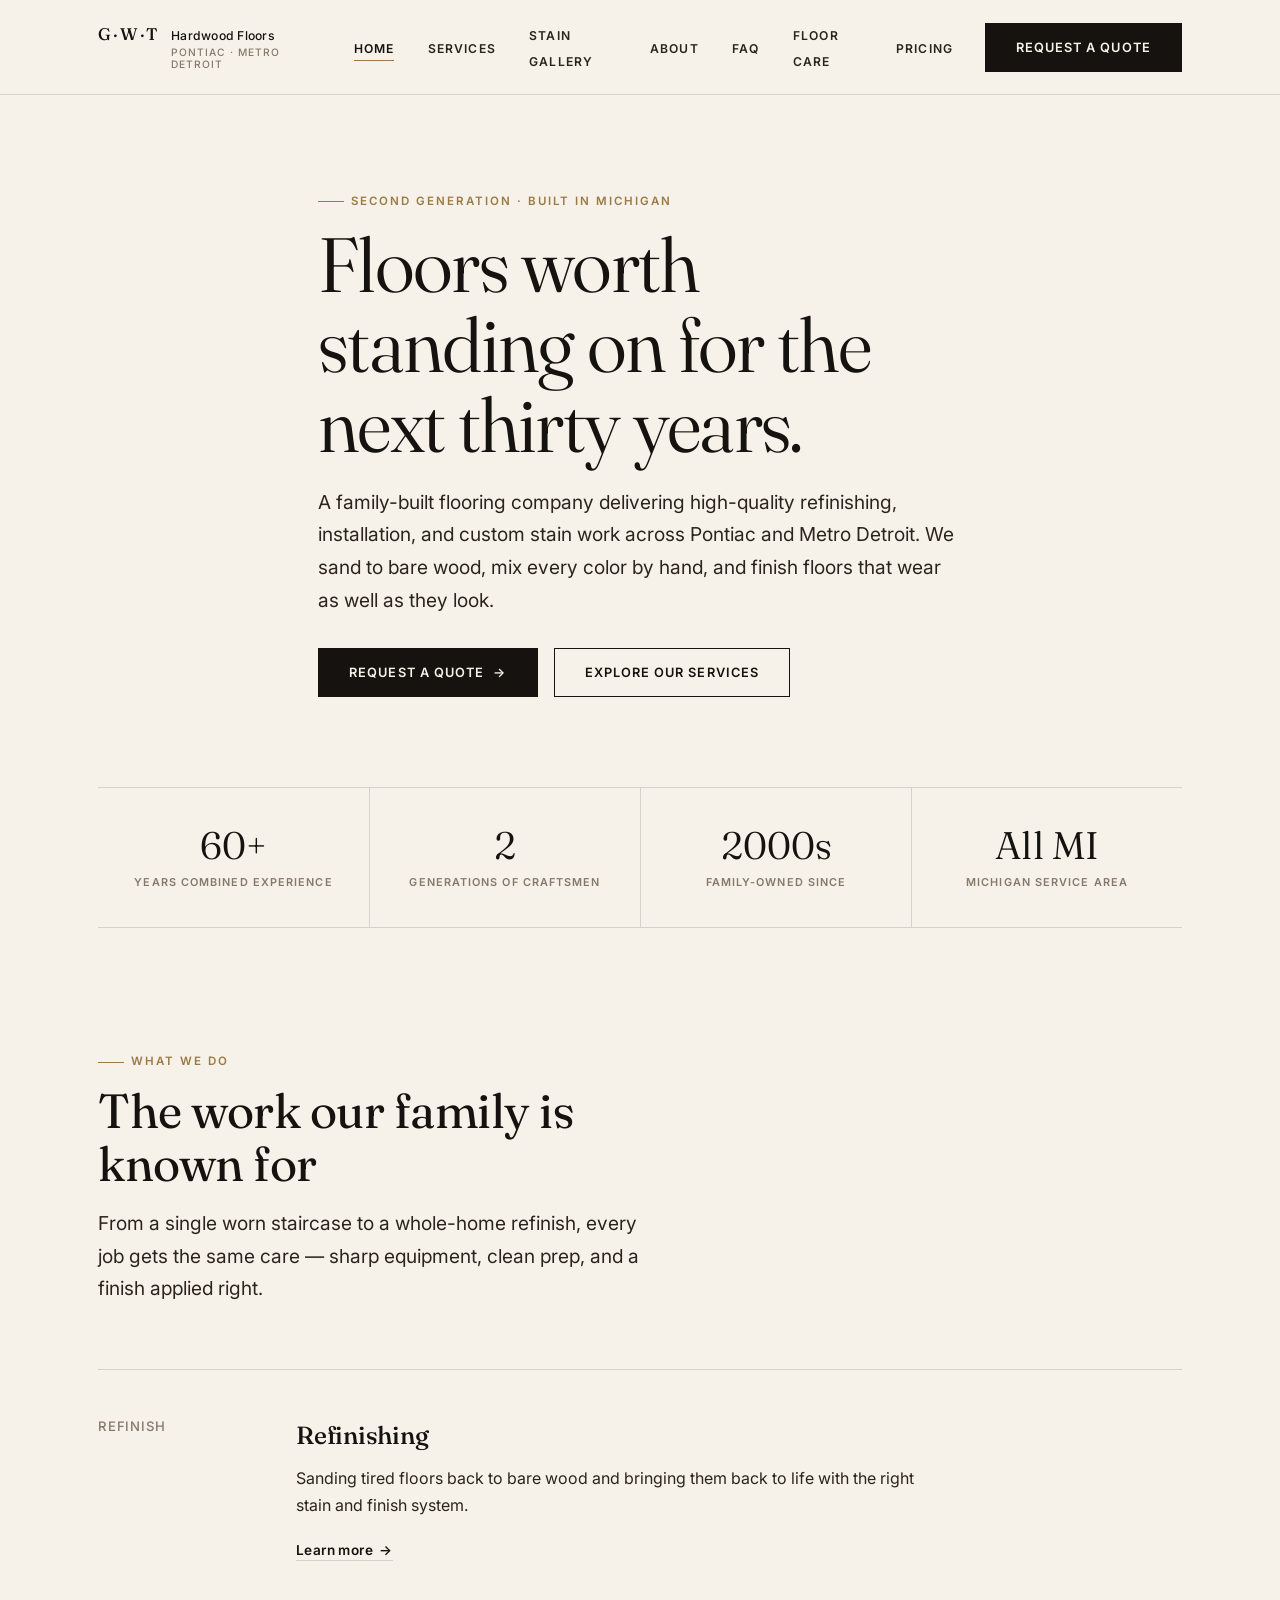
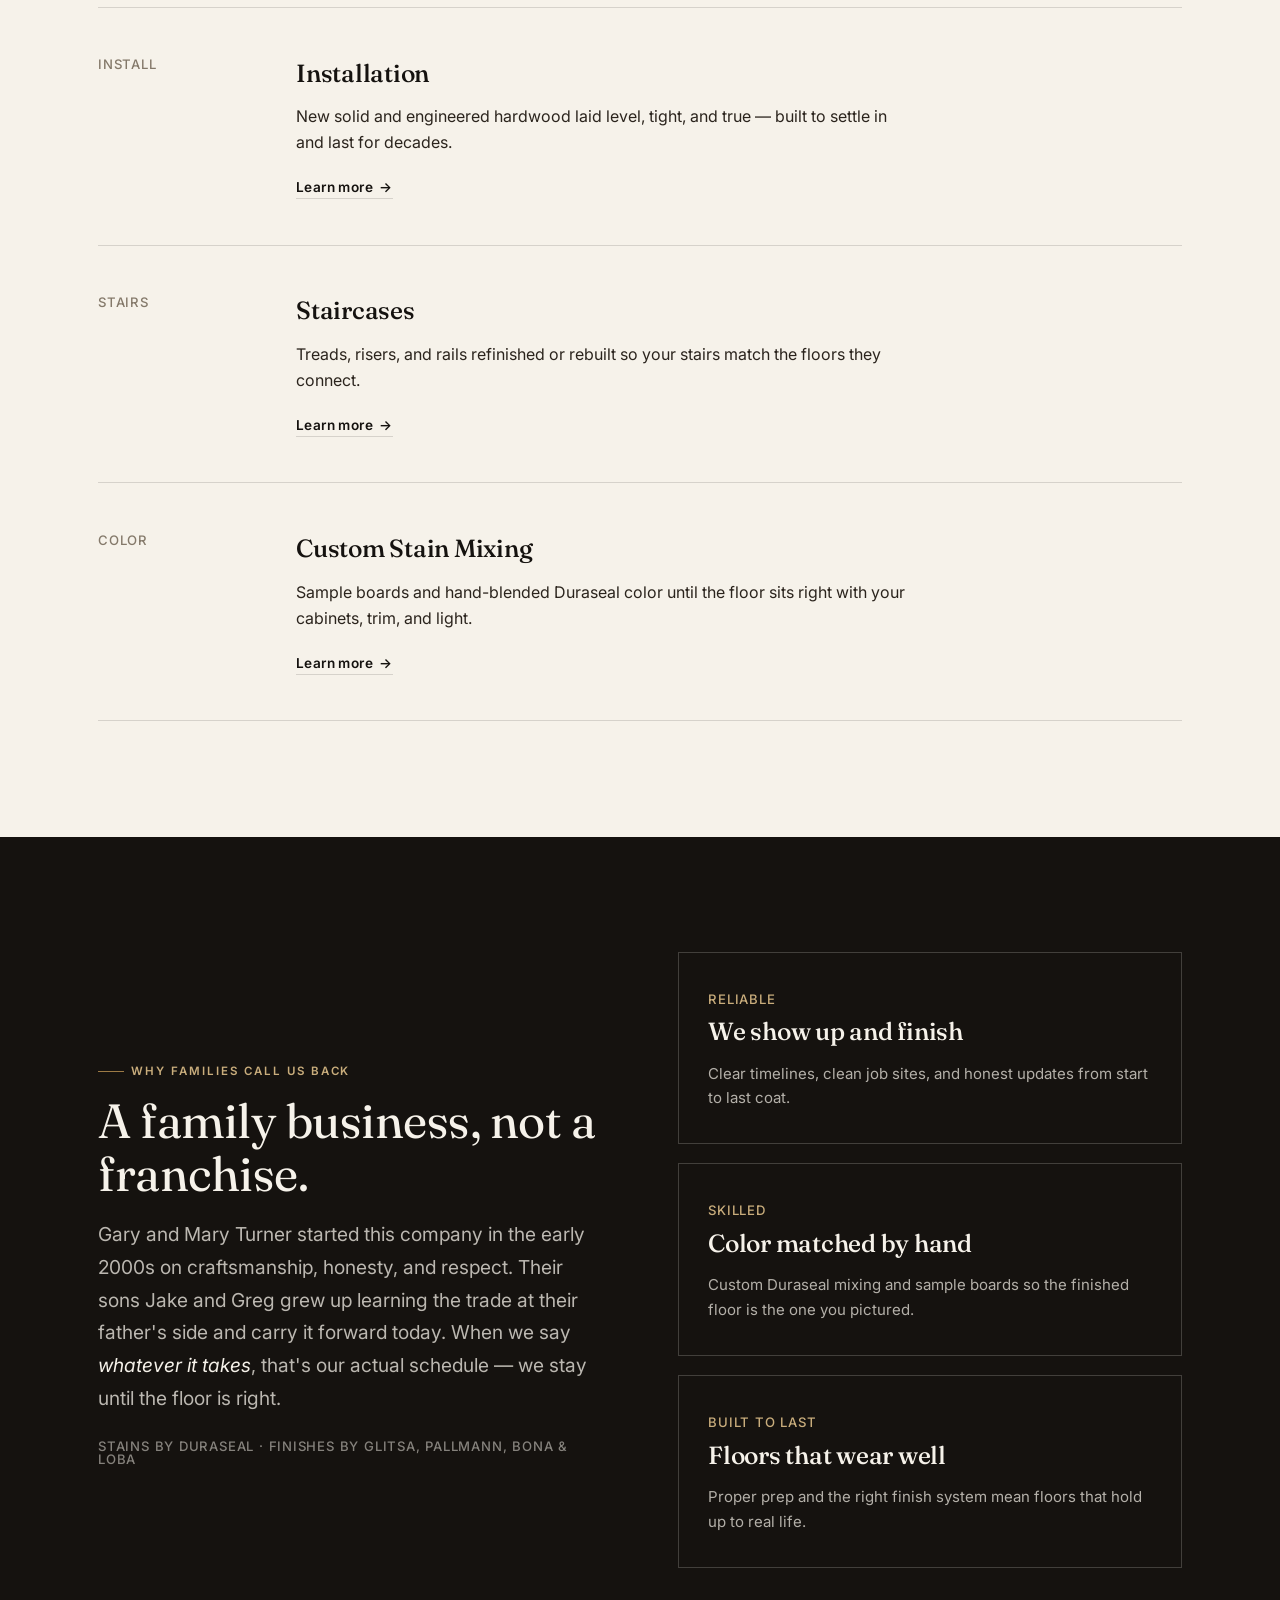
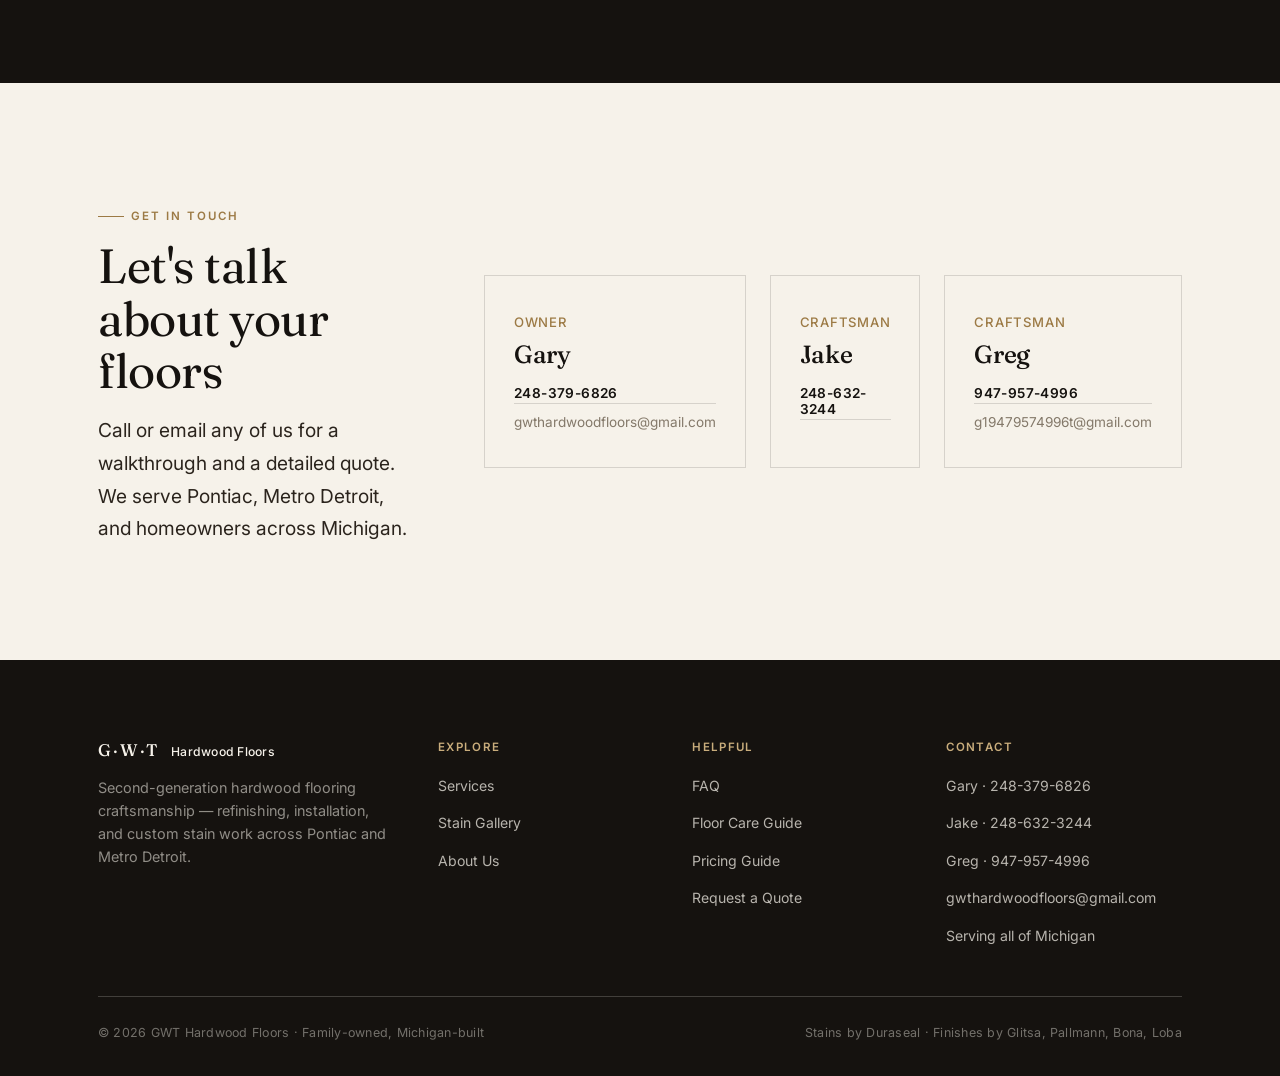
<file: index.html>
<!DOCTYPE html>
<html lang="en">
<head>
  <meta charset="UTF-8">
  <meta name="viewport" content="width=device-width, initial-scale=1.0">
  <title>GWT Hardwood Floors — Refinishing & Installation in Metro Detroit</title>
  <meta name="description" content="Second-generation, family-built hardwood flooring in Pontiac and Metro Detroit. Refinishing, installation, staircases, and hand-mixed custom stain work.">
  <link rel="preconnect" href="https://fonts.googleapis.com">
  <link rel="preconnect" href="https://fonts.gstatic.com" crossorigin>
  <link href="https://fonts.googleapis.com/css2?family=Fraunces:opsz,wght@9..144,300;9..144,340;9..144,400;9..144,500;9..144,600&family=Inter:wght@400;500;600;700&display=swap" rel="stylesheet">
  <link rel="stylesheet" href="style.css">
  <script>document.documentElement.classList.add('js');</script>
</head>
<body>
  <header class="site-header">
    <div class="container">
      <nav class="nav" aria-label="Primary">
        <a class="brand" href="index.html">
          <span class="brand-mark">G·W·T</span>
          <span><span class="brand-name">Hardwood Floors</span><span class="brand-sub">Pontiac · Metro Detroit</span></span>
        </a>
        <ul class="nav-links-desktop">
          <li><a href="index.html" class="active">Home</a></li>
          <li><a href="services.html">Services</a></li>
          <li><a href="stain-gallery.html">Stain Gallery</a></li>
          <li><a href="about.html">About</a></li>
          <li><a href="faq.html">FAQ</a></li>
          <li><a href="floor-care.html">Floor Care</a></li>
          <li><a href="pricing.html">Pricing</a></li>
        </ul>
        <div class="nav-cta-desktop"><a class="btn" href="pricing.html#quote">Request a quote</a></div>
        <details class="nav-mobile">
          <summary><span class="burger"><span></span><span></span><span></span></span>Menu</summary>
          <div class="nav-mobile-panel">
            <a href="index.html">Home</a>
            <a href="services.html">Services</a>
            <a href="stain-gallery.html">Stain Gallery</a>
            <a href="about.html">About</a>
            <a href="faq.html">FAQ</a>
            <a href="floor-care.html">Floor Care</a>
            <a href="pricing.html">Pricing</a>
            <a class="btn nav-cta-mobile" href="pricing.html#quote">Request a quote</a>
          </div>
        </details>
      </nav>
    </div>
  </header>

  <main>
    <!-- HERO -->
    <section class="hero">
      <div class="container hero-inner">
        <div class="hero-copy">
          <span class="eyebrow">Second generation · Built in Michigan</span>
          <h1>Floors worth standing on for the next thirty years.</h1>
          <p class="lead">A family-built flooring company delivering high-quality refinishing, installation, and custom stain work across Pontiac and Metro Detroit. We sand to bare wood, mix every color by hand, and finish floors that wear as well as they look.</p>
          <div class="btn-row">
            <a class="btn" href="pricing.html#quote">Request a quote <span class="arrow">→</span></a>
            <a class="btn btn--ghost" href="services.html">Explore our services</a>
          </div>
        </div>
      </div>
    </section>

    <!-- STATS -->
    <div class="container">
      <div class="stats-strip">
        <div class="stat"><div class="num">60+</div><div class="label">Years combined experience</div></div>
        <div class="stat"><div class="num">2</div><div class="label">Generations of craftsmen</div></div>
        <div class="stat"><div class="num">2000s</div><div class="label">Family-owned since</div></div>
        <div class="stat"><div class="num">All&nbsp;MI</div><div class="label">Michigan service area</div></div>
      </div>
    </div>

    <!-- WHAT WE DO -->
    <section class="section">
      <div class="container">
        <div class="section-head reveal">
          <span class="eyebrow">What we do</span>
          <h2>The work our family is known for</h2>
          <p class="lead" style="margin-top:1rem">From a single worn staircase to a whole-home refinish, every job gets the same care — sharp equipment, clean prep, and a finish applied right.</p>
        </div>
        <div class="row-list reveal">
          <div class="row-item">
            <span class="cap">Refinish</span>
            <div>
              <h3>Refinishing</h3>
              <p class="desc">Sanding tired floors back to bare wood and bringing them back to life with the right stain and finish system.</p>
              <div class="row-foot"><a class="link-arrow" href="services.html#refinishing">Learn more <span class="arrow">→</span></a></div>
            </div>
          </div>
          <div class="row-item">
            <span class="cap">Install</span>
            <div>
              <h3>Installation</h3>
              <p class="desc">New solid and engineered hardwood laid level, tight, and true — built to settle in and last for decades.</p>
              <div class="row-foot"><a class="link-arrow" href="services.html#installation">Learn more <span class="arrow">→</span></a></div>
            </div>
          </div>
          <div class="row-item">
            <span class="cap">Stairs</span>
            <div>
              <h3>Staircases</h3>
              <p class="desc">Treads, risers, and rails refinished or rebuilt so your stairs match the floors they connect.</p>
              <div class="row-foot"><a class="link-arrow" href="services.html#staircases">Learn more <span class="arrow">→</span></a></div>
            </div>
          </div>
          <div class="row-item">
            <span class="cap">Color</span>
            <div>
              <h3>Custom Stain Mixing</h3>
              <p class="desc">Sample boards and hand-blended Duraseal color until the floor sits right with your cabinets, trim, and light.</p>
              <div class="row-foot"><a class="link-arrow" href="services.html#stain">Learn more <span class="arrow">→</span></a></div>
            </div>
          </div>
        </div>
      </div>
    </section>

    <!-- WHY GWT -->
    <section class="section section--dark">
      <div class="container">
        <div class="split reveal">
          <div>
            <span class="eyebrow eyebrow--dark">Why families call us back</span>
            <h2>A family business, not a franchise.</h2>
            <p class="lead" style="color:rgba(246,242,234,.74); margin-top:1.1rem">Gary and Mary Turner started this company in the early 2000s on craftsmanship, honesty, and respect. Their sons Jake and Greg grew up learning the trade at their father's side and carry it forward today. When we say <em style="color:var(--bone)">whatever it takes</em>, that's our actual schedule — we stay until the floor is right.</p>
            <p class="cap" style="margin-top:1.6rem;color:rgba(246,242,234,.5)">Stains by Duraseal · Finishes by Glitsa, Pallmann, Bona &amp; Loba</p>
          </div>
          <div class="grid" style="gap:1.2rem">
            <div class="plate plate--dark">
              <span class="cap" style="color:var(--brass-soft)">Reliable</span>
              <h3 style="color:var(--bone)">We show up and finish</h3>
              <p>Clear timelines, clean job sites, and honest updates from start to last coat.</p>
            </div>
            <div class="plate plate--dark">
              <span class="cap" style="color:var(--brass-soft)">Skilled</span>
              <h3 style="color:var(--bone)">Color matched by hand</h3>
              <p>Custom Duraseal mixing and sample boards so the finished floor is the one you pictured.</p>
            </div>
            <div class="plate plate--dark">
              <span class="cap" style="color:var(--brass-soft)">Built to last</span>
              <h3 style="color:var(--bone)">Floors that wear well</h3>
              <p>Proper prep and the right finish system mean floors that hold up to real life.</p>
            </div>
          </div>
        </div>
      </div>
    </section>

    <!-- CONTACT -->
    <section class="section">
      <div class="container">
        <div class="split split--wide-left reveal">
          <div>
            <span class="eyebrow">Get in touch</span>
            <h2>Let's talk about your floors</h2>
            <p class="lead" style="margin-top:1rem">Call or email any of us for a walkthrough and a detailed quote. We serve Pontiac, Metro Detroit, and homeowners across Michigan.</p>
          </div>
          <div class="grid grid-3">
            <div class="plate">
              <span class="cap">Owner</span>
              <h3>Gary</h3>
              <p><a class="link-arrow" href="tel:+12483796826" style="display:block;margin-top:.5rem">248-379-6826</a></p>
              <p style="margin-top:.4rem"><a href="mailto:gwthardwoodfloors@gmail.com" style="font-size:.85rem;color:var(--mist)">gwthardwoodfloors@gmail.com</a></p>
            </div>
            <div class="plate">
              <span class="cap">Craftsman</span>
              <h3>Jake</h3>
              <p><a class="link-arrow" href="tel:+12486323244" style="display:block;margin-top:.5rem">248-632-3244</a></p>
            </div>
            <div class="plate">
              <span class="cap">Craftsman</span>
              <h3>Greg</h3>
              <p><a class="link-arrow" href="tel:+19479574996" style="display:block;margin-top:.5rem">947-957-4996</a></p>
              <p style="margin-top:.4rem"><a href="mailto:g19479574996t@gmail.com" style="font-size:.85rem;color:var(--mist)">g19479574996t@gmail.com</a></p>
            </div>
          </div>
        </div>
      </div>
    </section>
  </main>

  <footer class="site-footer">
    <div class="container">
      <div class="footer-top">
        <div class="footer-brand">
          <a class="brand" href="index.html"><span class="brand-mark">G·W·T</span><span><span class="brand-name">Hardwood Floors</span></span></a>
          <p>Second-generation hardwood flooring craftsmanship — refinishing, installation, and custom stain work across Pontiac and Metro Detroit.</p>
        </div>
        <div class="footer-col"><h4>Explore</h4><ul><li><a href="services.html">Services</a></li><li><a href="stain-gallery.html">Stain Gallery</a></li><li><a href="about.html">About Us</a></li></ul></div>
        <div class="footer-col"><h4>Helpful</h4><ul><li><a href="faq.html">FAQ</a></li><li><a href="floor-care.html">Floor Care Guide</a></li><li><a href="pricing.html">Pricing Guide</a></li><li><a href="pricing.html#quote">Request a Quote</a></li></ul></div>
        <div class="footer-col"><h4>Contact</h4><ul>
          <li><a href="tel:+12483796826">Gary · 248-379-6826</a></li>
          <li><a href="tel:+12486323244">Jake · 248-632-3244</a></li>
          <li><a href="tel:+19479574996">Greg · 947-957-4996</a></li>
          <li><a href="mailto:gwthardwoodfloors@gmail.com">gwthardwoodfloors@gmail.com</a></li>
          <li><span>Serving all of Michigan</span></li>
        </ul></div>
      </div>
      <div class="footer-bottom">
        <span>© 2026 GWT Hardwood Floors · Family-owned, Michigan-built</span>
        <span>Stains by Duraseal · Finishes by Glitsa, Pallmann, Bona, Loba</span>
      </div>
    </div>
  </footer>
  <script src="main.js"></script>
</body>
</html>
</file>
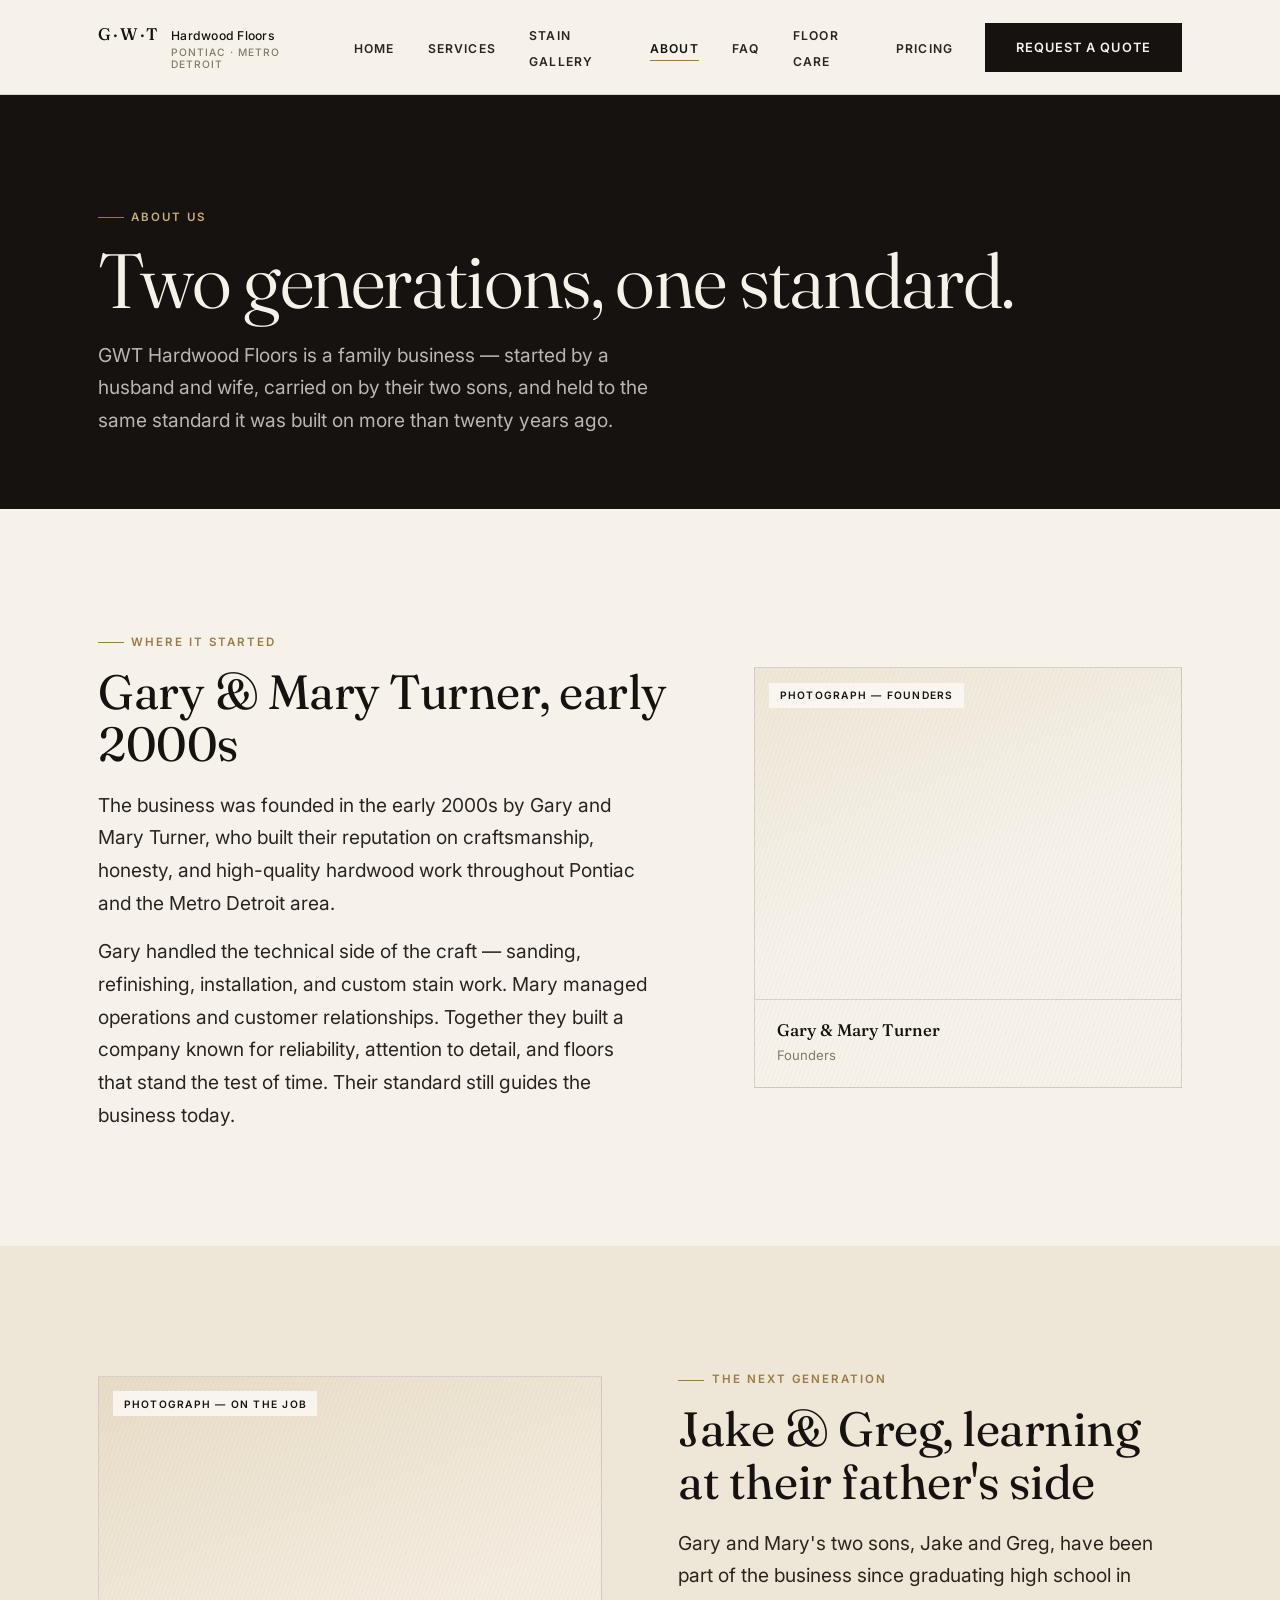
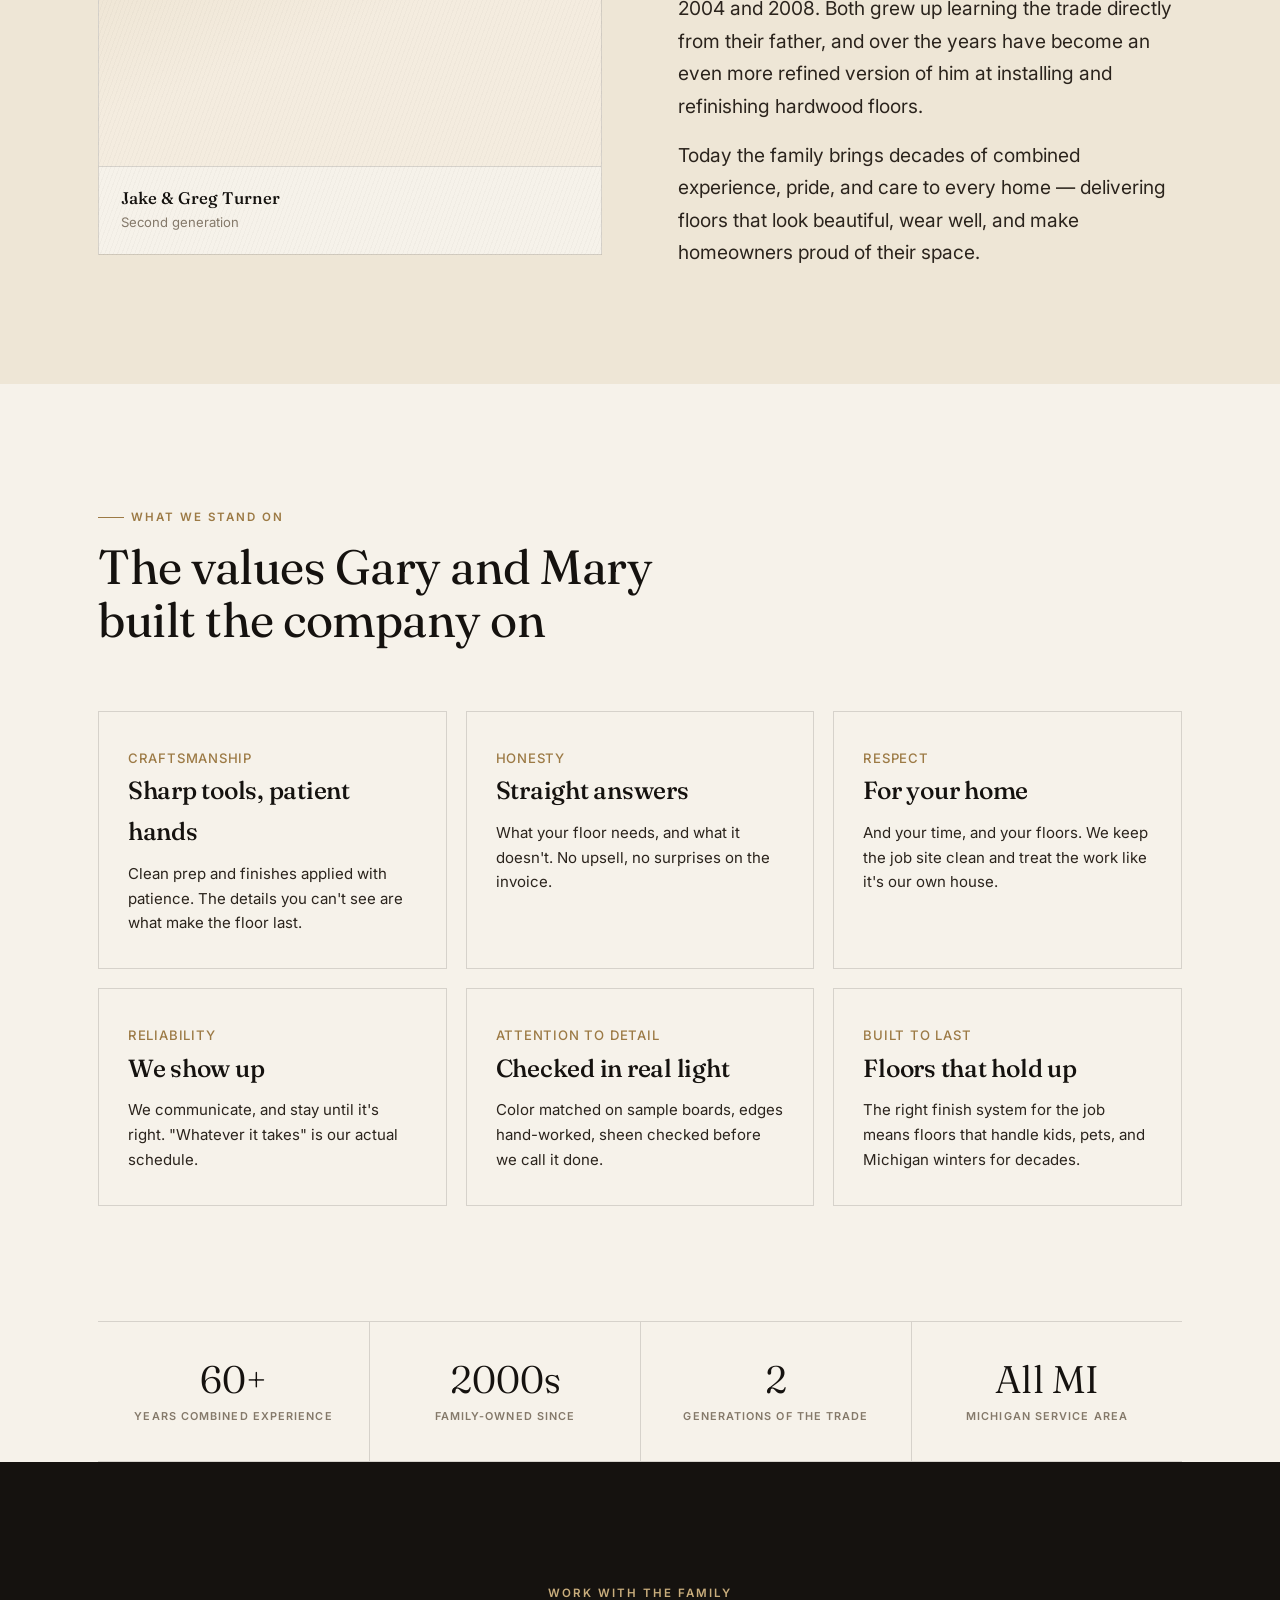
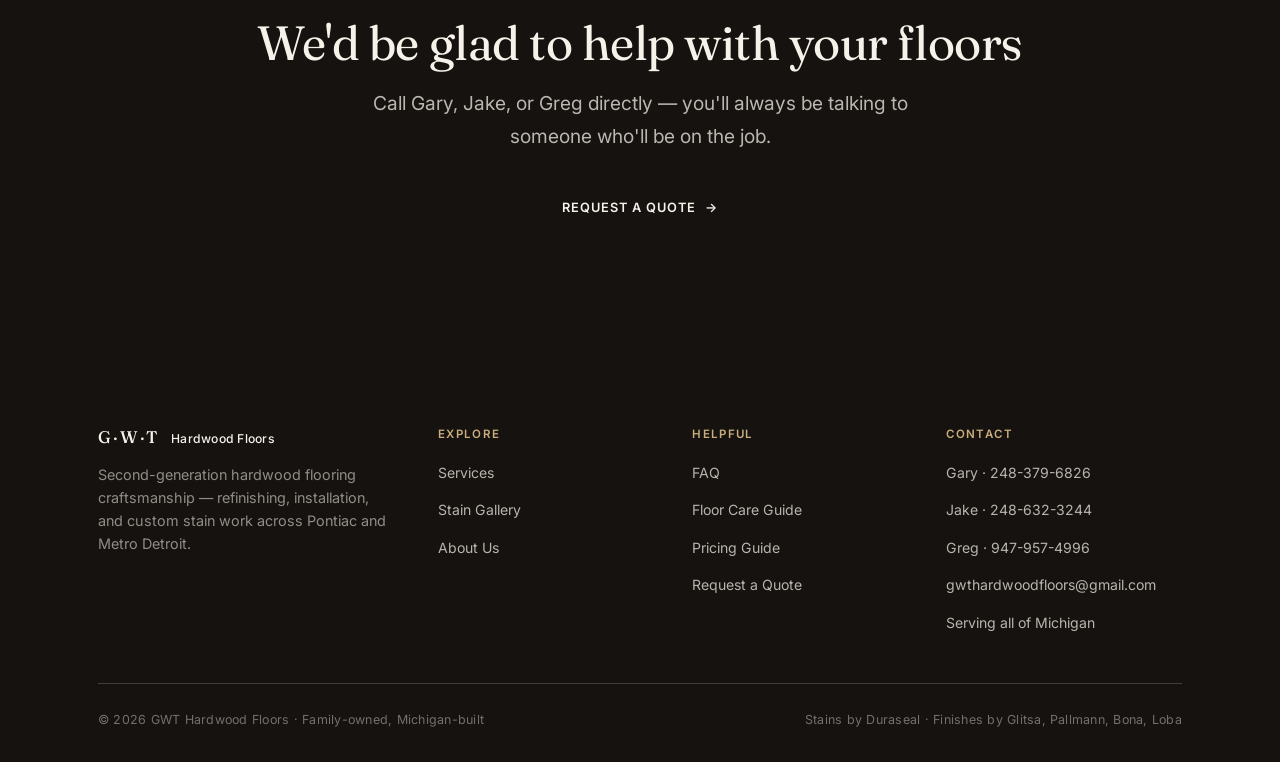
<file: about.html>
<!DOCTYPE html>
<html lang="en">
<head>
  <meta charset="UTF-8">
  <meta name="viewport" content="width=device-width, initial-scale=1.0">
  <title>About Us — A Family-Built Flooring Company | GWT Hardwood Floors</title>
  <meta name="description" content="GWT Hardwood Floors was founded in the early 2000s by Gary and Mary Turner. Their sons Jake and Greg carry the craft forward — 60+ years combined across Metro Detroit.">
  <link rel="preconnect" href="https://fonts.googleapis.com">
  <link rel="preconnect" href="https://fonts.gstatic.com" crossorigin>
  <link href="https://fonts.googleapis.com/css2?family=Fraunces:opsz,wght@9..144,300;9..144,340;9..144,400;9..144,500;9..144,600&family=Inter:wght@400;500;600;700&display=swap" rel="stylesheet">
  <link rel="stylesheet" href="style.css">
  <script>document.documentElement.classList.add('js');</script>
</head>
<body>
  <header class="site-header">
    <div class="container">
      <nav class="nav" aria-label="Primary">
        <a class="brand" href="index.html">
          <span class="brand-mark">G·W·T</span>
          <span><span class="brand-name">Hardwood Floors</span><span class="brand-sub">Pontiac · Metro Detroit</span></span>
        </a>
        <ul class="nav-links-desktop">
          <li><a href="index.html">Home</a></li>
          <li><a href="services.html">Services</a></li>
          <li><a href="stain-gallery.html">Stain Gallery</a></li>
          <li><a href="about.html" class="active">About</a></li>
          <li><a href="faq.html">FAQ</a></li>
          <li><a href="floor-care.html">Floor Care</a></li>
          <li><a href="pricing.html">Pricing</a></li>
        </ul>
        <div class="nav-cta-desktop"><a class="btn" href="pricing.html#quote">Request a quote</a></div>
        <details class="nav-mobile">
          <summary><span class="burger"><span></span><span></span><span></span></span>Menu</summary>
          <div class="nav-mobile-panel">
            <a href="index.html">Home</a>
            <a href="services.html">Services</a>
            <a href="stain-gallery.html">Stain Gallery</a>
            <a href="about.html">About</a>
            <a href="faq.html">FAQ</a>
            <a href="floor-care.html">Floor Care</a>
            <a href="pricing.html">Pricing</a>
            <a class="btn nav-cta-mobile" href="pricing.html#quote">Request a quote</a>
          </div>
        </details>
      </nav>
    </div>
  </header>

  <main>
    <section class="page-hero">
      <div class="container">
        <span class="eyebrow eyebrow--dark">About Us</span>
        <h1>Two generations, one standard.</h1>
        <p class="lead">GWT Hardwood Floors is a family business — started by a husband and wife, carried on by their two sons, and held to the same standard it was built on more than twenty years ago.</p>
      </div>
    </section>

    <section class="section">
      <div class="container">
        <div class="split split--wide-left reveal">
          <div>
            <span class="eyebrow">Where it started</span>
            <h2>Gary &amp; Mary Turner, early 2000s</h2>
            <p class="lead" style="margin-top:1.1rem">The business was founded in the early 2000s by Gary and Mary Turner, who built their reputation on craftsmanship, honesty, and high-quality hardwood work throughout Pontiac and the Metro Detroit area.</p>
            <p class="lead" style="margin-top:1rem">Gary handled the technical side of the craft — sanding, refinishing, installation, and custom stain work. Mary managed operations and customer relationships. Together they built a company known for reliability, attention to detail, and floors that stand the test of time. Their standard still guides the business today.</p>
          </div>
          <div class="material-panel">
            <div class="specimen-media" style="background-image:repeating-linear-gradient(110deg, rgba(21,18,15,.025) 0px, rgba(21,18,15,.025) 1px, transparent 1px, transparent 4px), linear-gradient(160deg, var(--parchment), var(--bone) 60%)">
              <span class="specimen-tag">Photograph — Founders</span>
            </div>
            <div class="specimen-body"><div class="specimen-name">Gary &amp; Mary Turner</div><div class="specimen-meta">Founders</div></div>
          </div>
        </div>
      </div>
    </section>

    <section class="section section--parchment">
      <div class="container">
        <div class="split reveal">
          <div class="material-panel">
            <div class="specimen-media" style="background-image:repeating-linear-gradient(110deg, rgba(21,18,15,.025) 0px, rgba(21,18,15,.025) 1px, transparent 1px, transparent 4px), linear-gradient(160deg, #e7dcc6, #f4ecdf 60%)">
              <span class="specimen-tag">Photograph — On the Job</span>
            </div>
            <div class="specimen-body"><div class="specimen-name">Jake &amp; Greg Turner</div><div class="specimen-meta">Second generation</div></div>
          </div>
          <div>
            <span class="eyebrow">The next generation</span>
            <h2>Jake &amp; Greg, learning at their father's side</h2>
            <p class="lead" style="margin-top:1.1rem">Gary and Mary's two sons, Jake and Greg, have been part of the business since graduating high school in 2004 and 2008. Both grew up learning the trade directly from their father, and over the years have become an even more refined version of him at installing and refinishing hardwood floors.</p>
            <p class="lead" style="margin-top:1rem">Today the family brings decades of combined experience, pride, and care to every home — delivering floors that look beautiful, wear well, and make homeowners proud of their space.</p>
          </div>
        </div>
      </div>
    </section>

    <!-- VALUES -->
    <section class="section">
      <div class="container">
        <div class="section-head reveal">
          <span class="eyebrow">What we stand on</span>
          <h2>The values Gary and Mary built the company on</h2>
        </div>
        <div class="grid grid-3 reveal" style="gap:1.2rem">
          <div class="plate"><span class="cap">Craftsmanship</span><h3>Sharp tools, patient hands</h3><p>Clean prep and finishes applied with patience. The details you can't see are what make the floor last.</p></div>
          <div class="plate"><span class="cap">Honesty</span><h3>Straight answers</h3><p>What your floor needs, and what it doesn't. No upsell, no surprises on the invoice.</p></div>
          <div class="plate"><span class="cap">Respect</span><h3>For your home</h3><p>And your time, and your floors. We keep the job site clean and treat the work like it's our own house.</p></div>
          <div class="plate"><span class="cap">Reliability</span><h3>We show up</h3><p>We communicate, and stay until it's right. "Whatever it takes" is our actual schedule.</p></div>
          <div class="plate"><span class="cap">Attention to detail</span><h3>Checked in real light</h3><p>Color matched on sample boards, edges hand-worked, sheen checked before we call it done.</p></div>
          <div class="plate"><span class="cap">Built to last</span><h3>Floors that hold up</h3><p>The right finish system for the job means floors that handle kids, pets, and Michigan winters for decades.</p></div>
        </div>
      </div>
    </section>

    <!-- EXPERIENCE STRIP -->
    <div class="container">
      <div class="stats-strip">
        <div class="stat"><div class="num">60+</div><div class="label">Years combined experience</div></div>
        <div class="stat"><div class="num">2000s</div><div class="label">Family-owned since</div></div>
        <div class="stat"><div class="num">2</div><div class="label">Generations of the trade</div></div>
        <div class="stat"><div class="num">All&nbsp;MI</div><div class="label">Michigan service area</div></div>
      </div>
    </div>

    <section class="section section--dark">
      <div class="container center reveal">
        <span class="eyebrow eyebrow--dark">Work with the family</span>
        <h2>We'd be glad to help with your floors</h2>
        <p class="lead" style="color:rgba(246,242,234,.74); margin-inline:auto; margin-top:1.1rem">Call Gary, Jake, or Greg directly — you'll always be talking to someone who'll be on the job.</p>
        <div style="margin-top:1.9rem"><a class="btn" href="pricing.html#quote">Request a quote <span class="arrow">→</span></a></div>
      </div>
    </section>
  </main>

  <footer class="site-footer">
    <div class="container">
      <div class="footer-top">
        <div class="footer-brand">
          <a class="brand" href="index.html"><span class="brand-mark">G·W·T</span><span><span class="brand-name">Hardwood Floors</span></span></a>
          <p>Second-generation hardwood flooring craftsmanship — refinishing, installation, and custom stain work across Pontiac and Metro Detroit.</p>
        </div>
        <div class="footer-col"><h4>Explore</h4><ul><li><a href="services.html">Services</a></li><li><a href="stain-gallery.html">Stain Gallery</a></li><li><a href="about.html">About Us</a></li></ul></div>
        <div class="footer-col"><h4>Helpful</h4><ul><li><a href="faq.html">FAQ</a></li><li><a href="floor-care.html">Floor Care Guide</a></li><li><a href="pricing.html">Pricing Guide</a></li><li><a href="pricing.html#quote">Request a Quote</a></li></ul></div>
        <div class="footer-col"><h4>Contact</h4><ul>
          <li><a href="tel:+12483796826">Gary · 248-379-6826</a></li>
          <li><a href="tel:+12486323244">Jake · 248-632-3244</a></li>
          <li><a href="tel:+19479574996">Greg · 947-957-4996</a></li>
          <li><a href="mailto:gwthardwoodfloors@gmail.com">gwthardwoodfloors@gmail.com</a></li>
          <li><span>Serving all of Michigan</span></li>
        </ul></div>
      </div>
      <div class="footer-bottom">
        <span>© 2026 GWT Hardwood Floors · Family-owned, Michigan-built</span>
        <span>Stains by Duraseal · Finishes by Glitsa, Pallmann, Bona, Loba</span>
      </div>
    </div>
  </footer>
  <script src="main.js"></script>
</body>
</html>
</file>
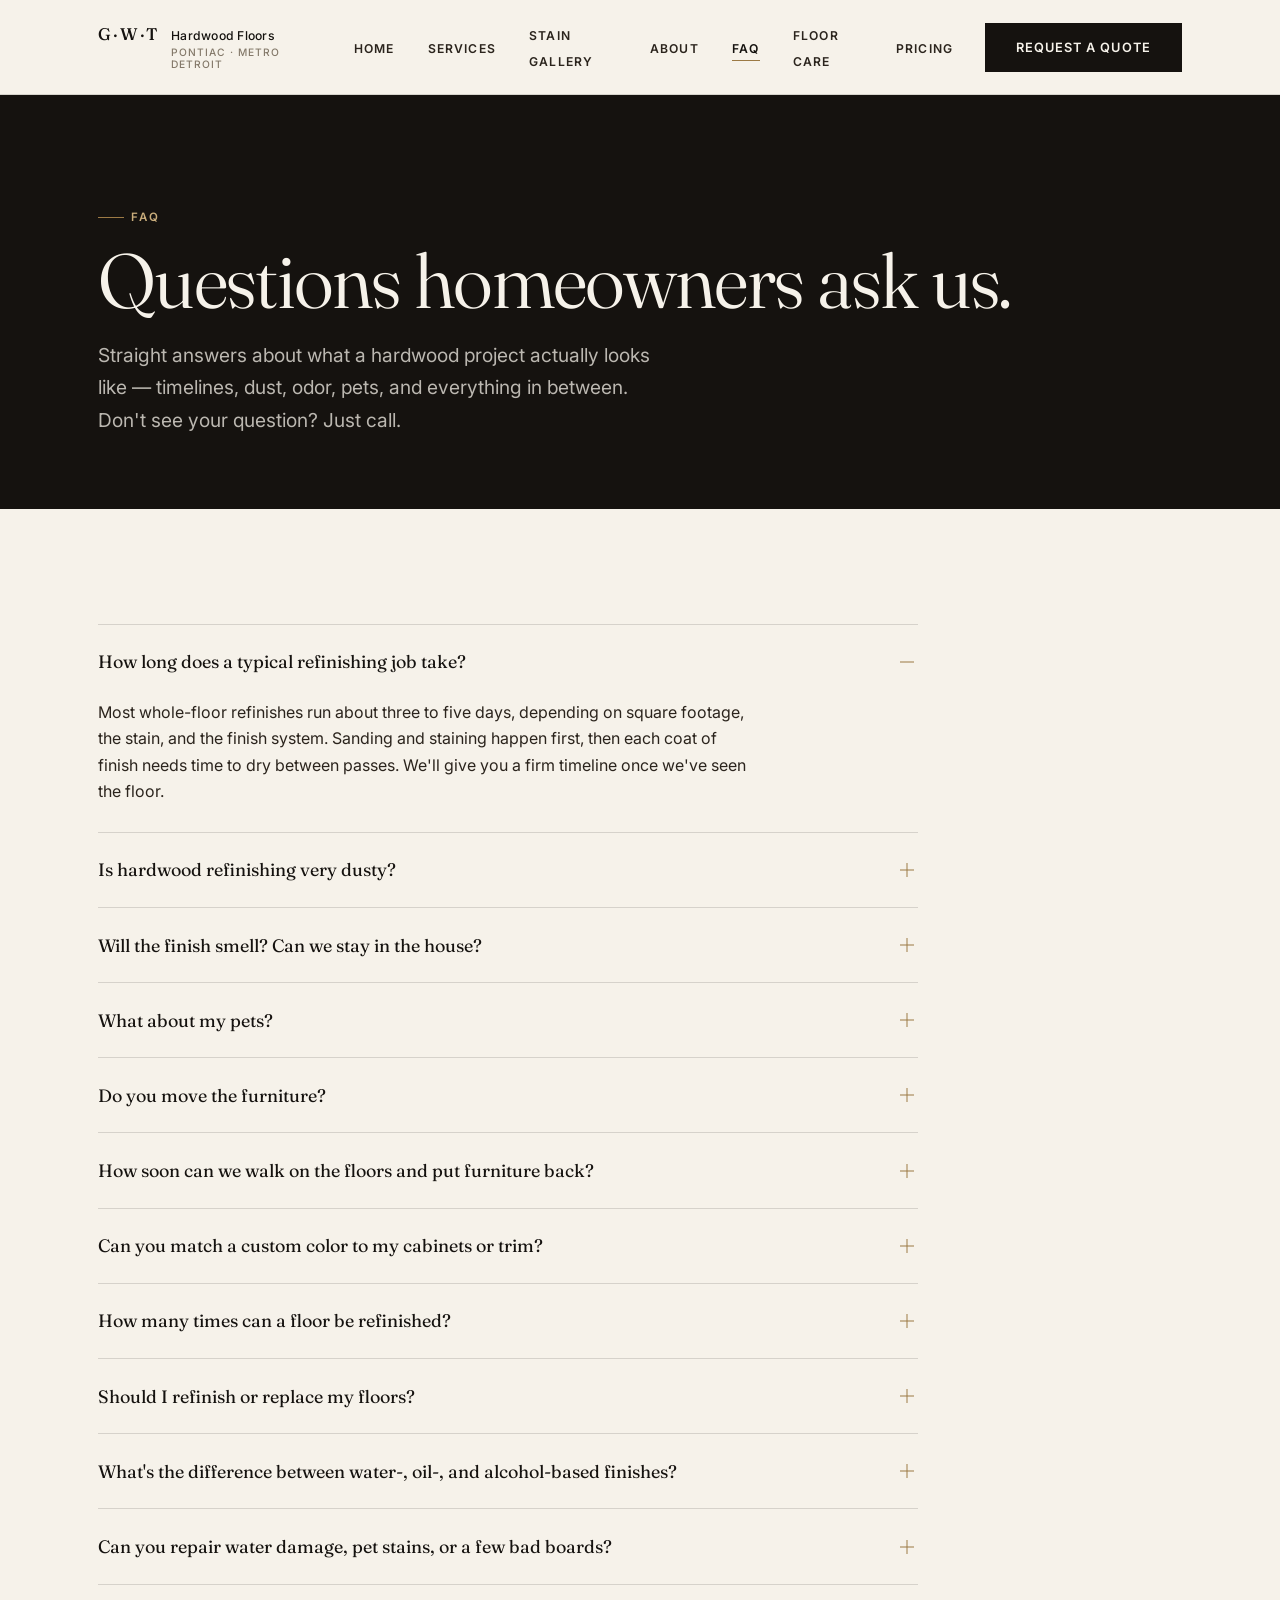
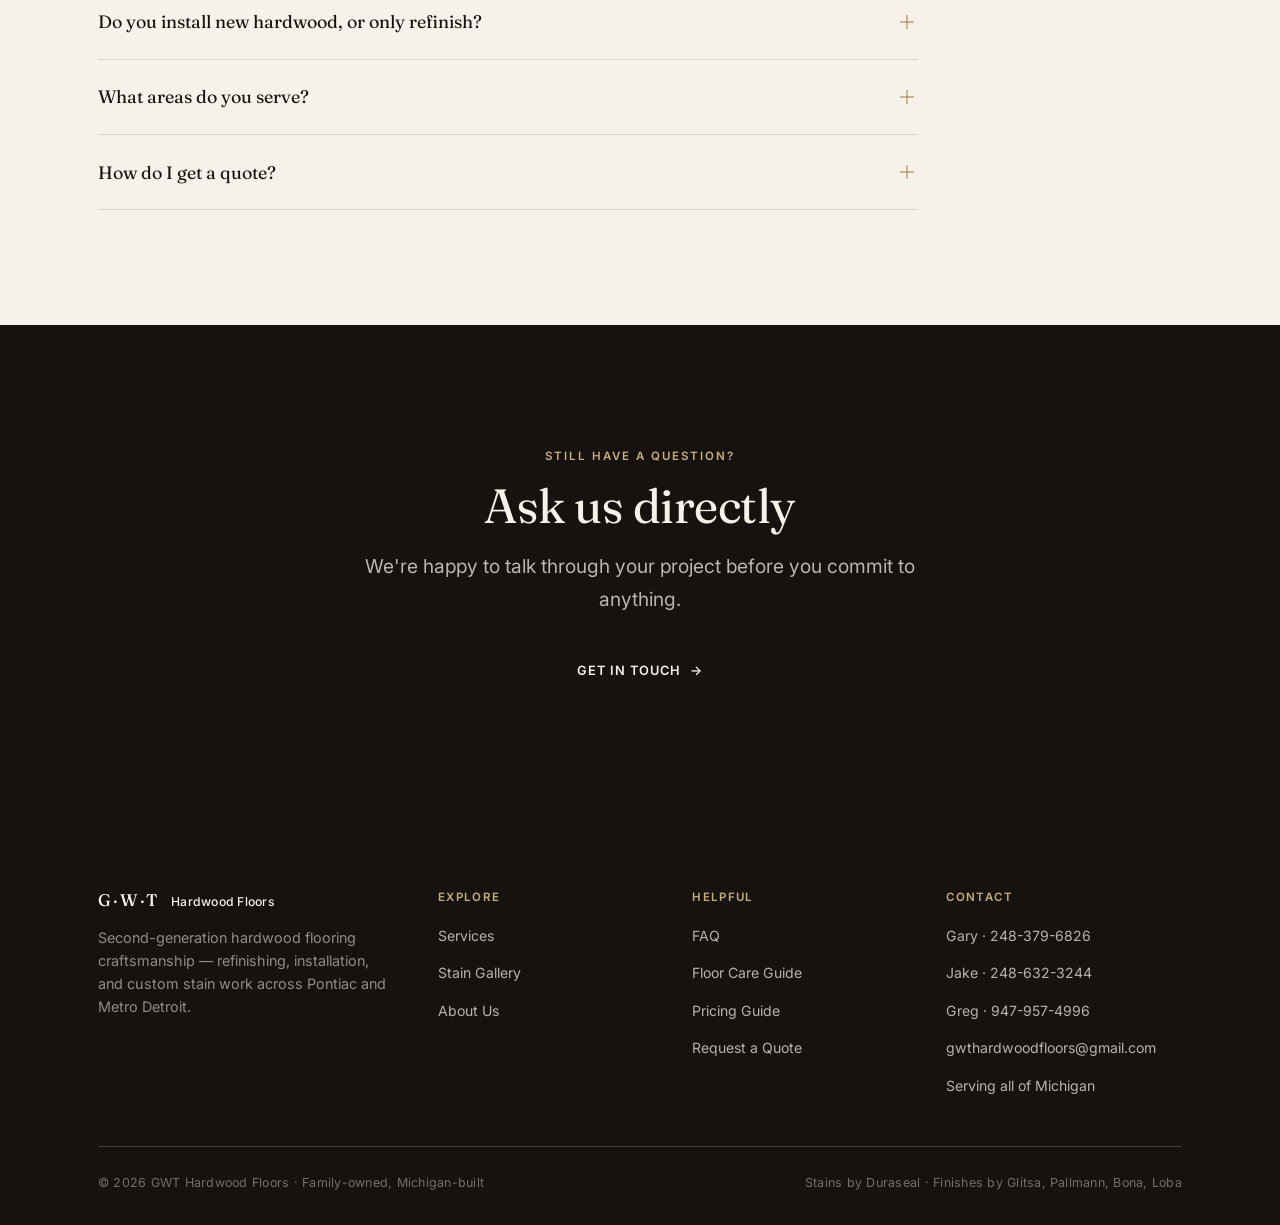
<file: faq.html>
<!DOCTYPE html>
<html lang="en">
<head>
  <meta charset="UTF-8">
  <meta name="viewport" content="width=device-width, initial-scale=1.0">
  <title>FAQ — Hardwood Floor Questions Answered | GWT Hardwood Floors</title>
  <meta name="description" content="Common questions about hardwood floor refinishing and installation: timelines, dust, odor, pets, furniture, maintenance, and our Metro Detroit service area.">
  <link rel="preconnect" href="https://fonts.googleapis.com">
  <link rel="preconnect" href="https://fonts.gstatic.com" crossorigin>
  <link href="https://fonts.googleapis.com/css2?family=Fraunces:opsz,wght@9..144,300;9..144,340;9..144,400;9..144,500;9..144,600&family=Inter:wght@400;500;600;700&display=swap" rel="stylesheet">
  <link rel="stylesheet" href="style.css">
  <script>document.documentElement.classList.add('js');</script>
</head>
<body>
  <header class="site-header">
    <div class="container">
      <nav class="nav" aria-label="Primary">
        <a class="brand" href="index.html">
          <span class="brand-mark">G·W·T</span>
          <span><span class="brand-name">Hardwood Floors</span><span class="brand-sub">Pontiac · Metro Detroit</span></span>
        </a>
        <ul class="nav-links-desktop">
          <li><a href="index.html">Home</a></li>
          <li><a href="services.html">Services</a></li>
          <li><a href="stain-gallery.html">Stain Gallery</a></li>
          <li><a href="about.html">About</a></li>
          <li><a href="faq.html" class="active">FAQ</a></li>
          <li><a href="floor-care.html">Floor Care</a></li>
          <li><a href="pricing.html">Pricing</a></li>
        </ul>
        <div class="nav-cta-desktop"><a class="btn" href="pricing.html#quote">Request a quote</a></div>
        <details class="nav-mobile">
          <summary><span class="burger"><span></span><span></span><span></span></span>Menu</summary>
          <div class="nav-mobile-panel">
            <a href="index.html">Home</a>
            <a href="services.html">Services</a>
            <a href="stain-gallery.html">Stain Gallery</a>
            <a href="about.html">About</a>
            <a href="faq.html">FAQ</a>
            <a href="floor-care.html">Floor Care</a>
            <a href="pricing.html">Pricing</a>
            <a class="btn nav-cta-mobile" href="pricing.html#quote">Request a quote</a>
          </div>
        </details>
      </nav>
    </div>
  </header>

  <main>
    <section class="page-hero">
      <div class="container">
        <span class="eyebrow eyebrow--dark">FAQ</span>
        <h1>Questions homeowners ask us.</h1>
        <p class="lead">Straight answers about what a hardwood project actually looks like — timelines, dust, odor, pets, and everything in between. Don't see your question? Just call.</p>
      </div>
    </section>

    <section class="section">
      <div class="container">
        <div class="faq-list reveal" style="max-width:820px">

          <details class="faq-item" open>
            <summary><span>How long does a typical refinishing job take?</span><span class="toggle"></span></summary>
            <div class="answer"><p>Most whole-floor refinishes run about three to five days, depending on square footage, the stain, and the finish system. Sanding and staining happen first, then each coat of finish needs time to dry between passes. We'll give you a firm timeline once we've seen the floor.</p></div>
          </details>

          <details class="faq-item">
            <summary><span>Is hardwood refinishing very dusty?</span><span class="toggle"></span></summary>
            <div class="answer"><p>Far less than people expect. We sand with professional, dust-contained equipment that captures the vast majority of dust at the source. You'll still want to wipe down a few surfaces afterward, but the days of a house buried in fine grit are behind us.</p></div>
          </details>

          <details class="faq-item">
            <summary><span>Will the finish smell? Can we stay in the house?</span><span class="toggle"></span></summary>
            <div class="answer"><p>It depends on the finish you choose. Water-based systems are low-odor and clear quickly. Oil-based and traditional alcohol-based finishes carry a stronger smell and need more ventilation. For odor-sensitive households or occupied homes, we'll usually recommend a water-based system and walk you through what to expect.</p></div>
          </details>

          <details class="faq-item">
            <summary><span>What about my pets?</span><span class="toggle"></span></summary>
            <div class="answer"><p>Pets and fresh finish don't mix — paws track and curiosity gets the better of them. We ask that pets stay out of the work area while floors are curing. We're happy to plan the job in sections when possible so your home stays livable.</p></div>
          </details>

          <details class="faq-item">
            <summary><span>Do you move the furniture?</span><span class="toggle"></span></summary>
            <div class="answer"><p>We can help with the heavy pieces, but we ask that you clear small items, electronics, rugs, and breakables before we start. A clear room lets us prep properly and protects your belongings from dust and finish.</p></div>
          </details>

          <details class="faq-item">
            <summary><span>How soon can we walk on the floors and put furniture back?</span><span class="toggle"></span></summary>
            <div class="answer"><p>You can usually walk on the floors in socks within a day of the final coat. We recommend waiting before putting rugs down and moving furniture back, since finishes keep curing to full hardness for a couple of weeks. We'll give you exact times for your specific finish.</p></div>
          </details>

          <details class="faq-item">
            <summary><span>Can you match a custom color to my cabinets or trim?</span><span class="toggle"></span></summary>
            <div class="answer"><p>Yes — this is some of our favorite work. We blend Duraseal stains and prove the color on sample boards milled from your own floor before we commit. Our WheatStone Oak finish came from exactly this process: matching a floor to two different cabinet tones in the same home.</p></div>
          </details>

          <details class="faq-item">
            <summary><span>How many times can a floor be refinished?</span><span class="toggle"></span></summary>
            <div class="answer"><p>Solid hardwood can typically be refinished several times over its lifetime, because each refinish only removes a thin layer. Engineered floors have a thinner wear layer and can usually be refinished fewer times. We'll check your floor's thickness and let you know what's left to work with.</p></div>
          </details>

          <details class="faq-item">
            <summary><span>Should I refinish or replace my floors?</span><span class="toggle"></span></summary>
            <div class="answer"><p>If the boards are solid and have enough thickness left, refinishing is almost always the better value — you keep the original wood and get a like-new result. Replacement makes sense when there's severe water damage, structural issues, or the wear layer is gone. We'll give you an honest read either way.</p></div>
          </details>

          <details class="faq-item">
            <summary><span>What's the difference between water-, oil-, and alcohol-based finishes?</span><span class="toggle"></span></summary>
            <div class="answer"><p>Water-based finishes dry fast, stay clear, and keep your color true. Oil-based finishes add warmth and a slight amber tone and are very forgiving. Traditional alcohol-based (Swedish-style) finishes are prized for a hard, glass-clear film. Each has a place — we'll recommend the right one for your color, traffic, and household.</p></div>
          </details>

          <details class="faq-item">
            <summary><span>Can you repair water damage, pet stains, or a few bad boards?</span><span class="toggle"></span></summary>
            <div class="answer"><p>Yes. We replace damaged boards, weave in new wood, and blend repairs into the surrounding floor so they disappear. A good patch matches species, grain, and board size — then the stain and finish are feathered so your eye never finds the seam.</p></div>
          </details>

          <details class="faq-item">
            <summary><span>Do you install new hardwood, or only refinish?</span><span class="toggle"></span></summary>
            <div class="answer"><p>Both. We install new solid and engineered hardwood — including subfloor prep, acclimation, layout, and finishing — and we refinish existing floors and staircases. Many projects combine the two.</p></div>
          </details>

          <details class="faq-item">
            <summary><span>What areas do you serve?</span><span class="toggle"></span></summary>
            <div class="answer"><p>We're based in the Pontiac and Metro Detroit area and work with homeowners all over Michigan. If you're not sure whether you're in range, just give us a call.</p></div>
          </details>

          <details class="faq-item">
            <summary><span>How do I get a quote?</span><span class="toggle"></span></summary>
            <div class="answer"><p>Call or email Gary or Greg, tell us a little about your space, and we'll set up a walkthrough. After we've seen the floor, you'll get a detailed quote with no pressure to book. Reach us at 248-379-6826 (Gary) or 947-957-4996 (Greg).</p></div>
          </details>

        </div>
      </div>
    </section>

    <section class="section section--dark">
      <div class="container center reveal">
        <span class="eyebrow eyebrow--dark">Still have a question?</span>
        <h2>Ask us directly</h2>
        <p class="lead" style="color:rgba(246,242,234,.74); margin-inline:auto; margin-top:1.1rem">We're happy to talk through your project before you commit to anything.</p>
        <div style="margin-top:1.9rem"><a class="btn" href="pricing.html#quote">Get in touch <span class="arrow">→</span></a></div>
      </div>
    </section>
  </main>

  <footer class="site-footer">
    <div class="container">
      <div class="footer-top">
        <div class="footer-brand">
          <a class="brand" href="index.html"><span class="brand-mark">G·W·T</span><span><span class="brand-name">Hardwood Floors</span></span></a>
          <p>Second-generation hardwood flooring craftsmanship — refinishing, installation, and custom stain work across Pontiac and Metro Detroit.</p>
        </div>
        <div class="footer-col"><h4>Explore</h4><ul><li><a href="services.html">Services</a></li><li><a href="stain-gallery.html">Stain Gallery</a></li><li><a href="about.html">About Us</a></li></ul></div>
        <div class="footer-col"><h4>Helpful</h4><ul><li><a href="faq.html">FAQ</a></li><li><a href="floor-care.html">Floor Care Guide</a></li><li><a href="pricing.html">Pricing Guide</a></li><li><a href="pricing.html#quote">Request a Quote</a></li></ul></div>
        <div class="footer-col"><h4>Contact</h4><ul>
          <li><a href="tel:+12483796826">Gary · 248-379-6826</a></li>
          <li><a href="tel:+12486323244">Jake · 248-632-3244</a></li>
          <li><a href="tel:+19479574996">Greg · 947-957-4996</a></li>
          <li><a href="mailto:gwthardwoodfloors@gmail.com">gwthardwoodfloors@gmail.com</a></li>
          <li><span>Serving all of Michigan</span></li>
        </ul></div>
      </div>
      <div class="footer-bottom">
        <span>© 2026 GWT Hardwood Floors · Family-owned, Michigan-built</span>
        <span>Stains by Duraseal · Finishes by Glitsa, Pallmann, Bona, Loba</span>
      </div>
    </div>
  </footer>
  <script src="main.js"></script>
</body>
</html>
</file>
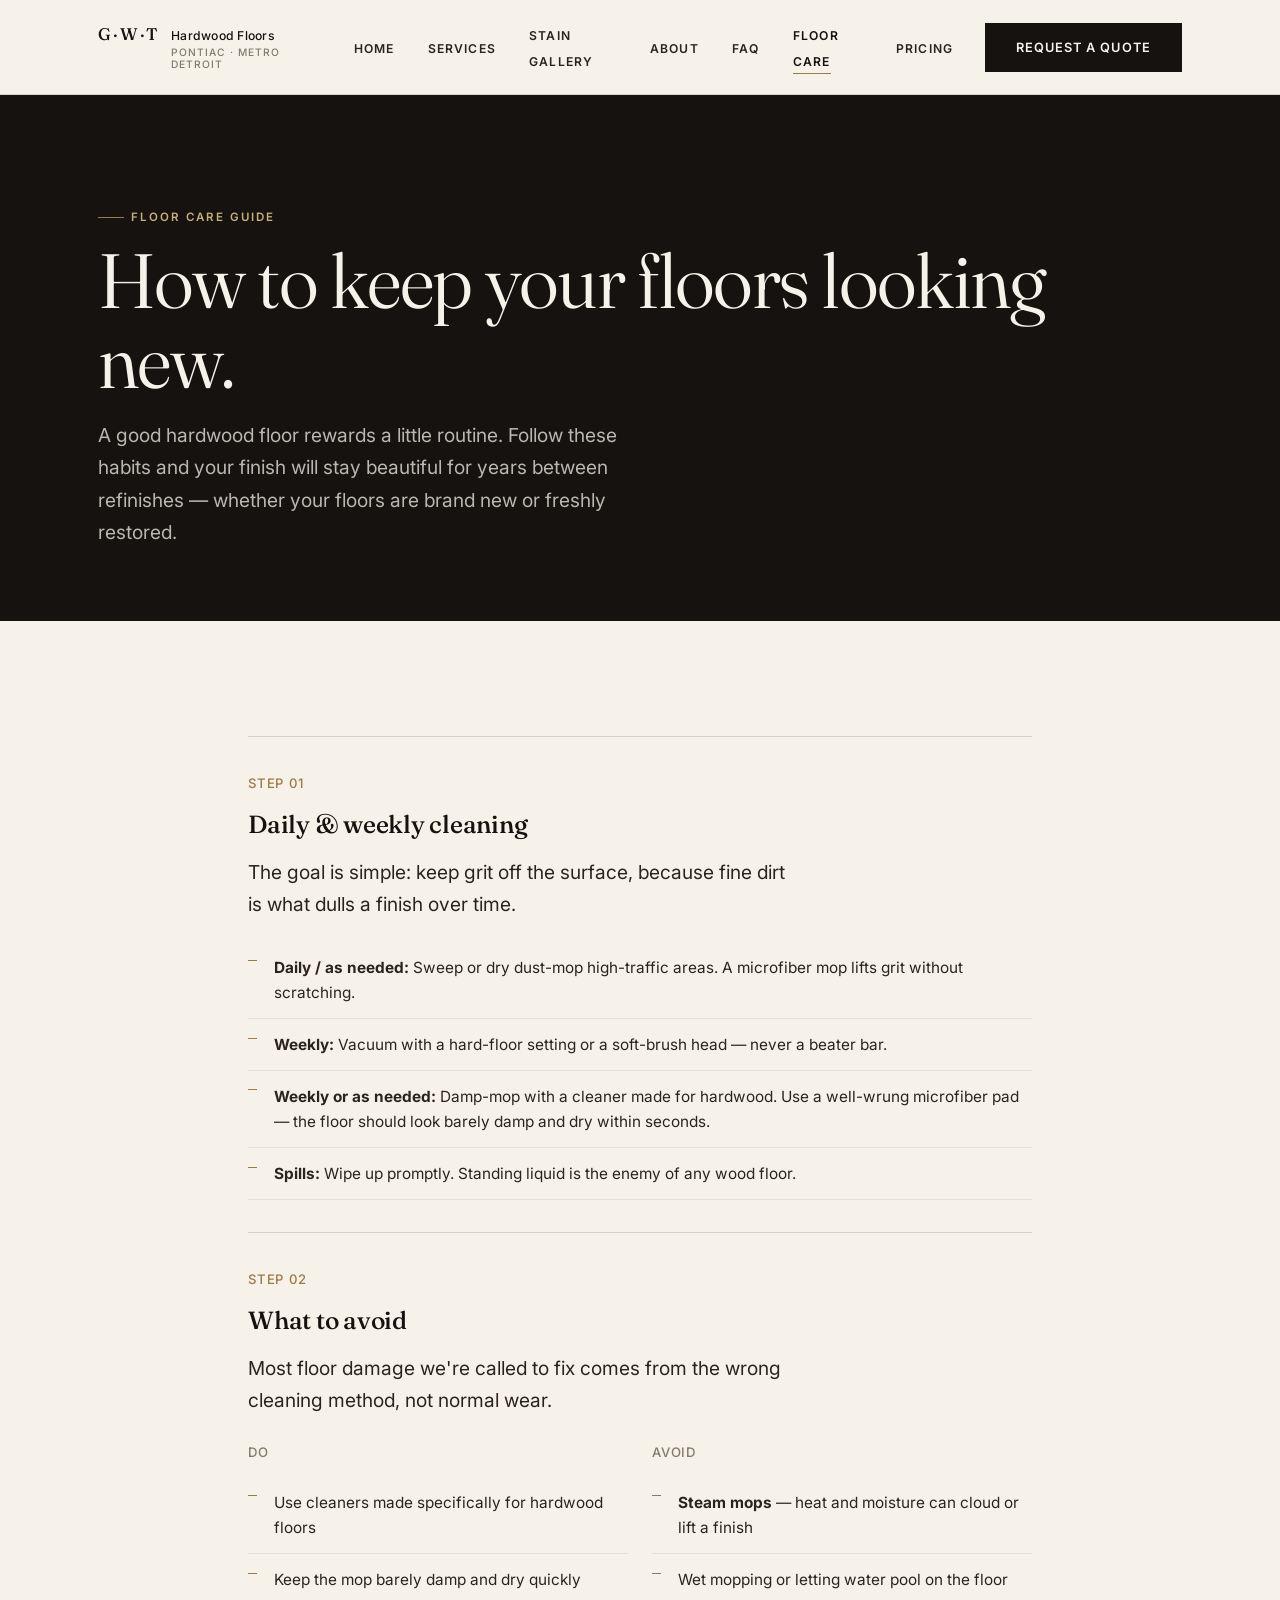
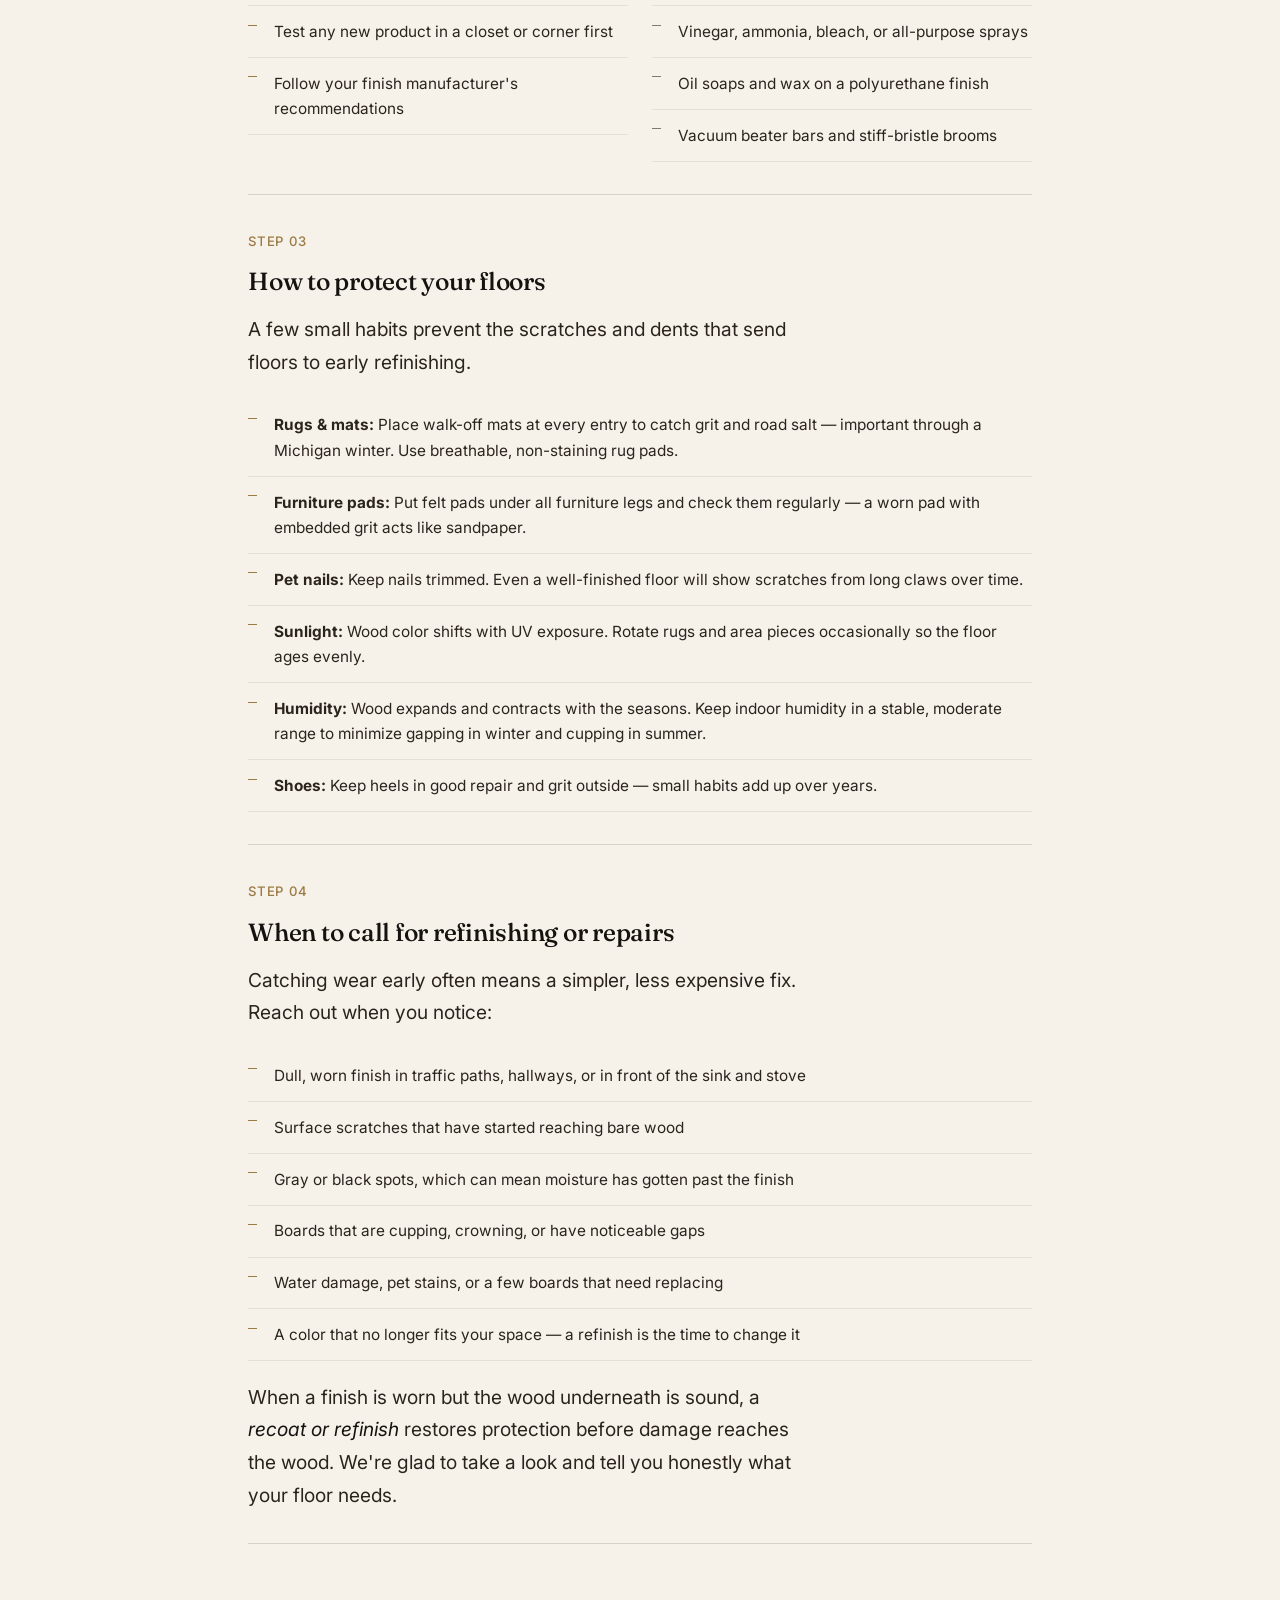
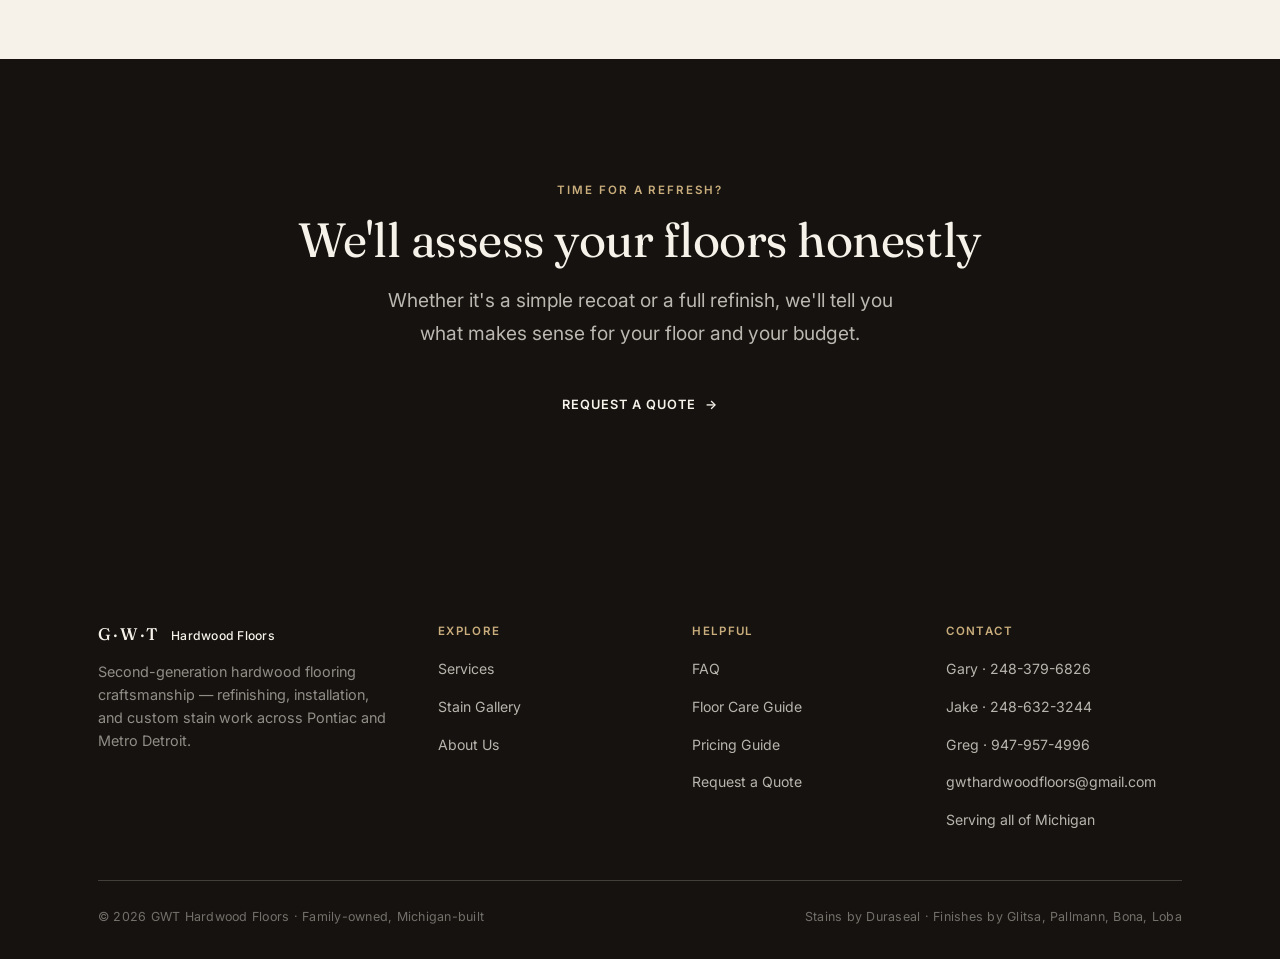
<file: floor-care.html>
<!DOCTYPE html>
<html lang="en">
<head>
  <meta charset="UTF-8">
  <meta name="viewport" content="width=device-width, initial-scale=1.0">
  <title>Floor Care Guide — Keep Your Hardwood Beautiful | GWT Hardwood Floors</title>
  <meta name="description" content="A practical hardwood floor care guide: daily and weekly cleaning, what to avoid, how to protect your floors, and when to call for refinishing or repairs.">
  <link rel="preconnect" href="https://fonts.googleapis.com">
  <link rel="preconnect" href="https://fonts.gstatic.com" crossorigin>
  <link href="https://fonts.googleapis.com/css2?family=Fraunces:opsz,wght@9..144,300;9..144,340;9..144,400;9..144,500;9..144,600&family=Inter:wght@400;500;600;700&display=swap" rel="stylesheet">
  <link rel="stylesheet" href="style.css">
  <script>document.documentElement.classList.add('js');</script>
</head>
<body>
  <header class="site-header">
    <div class="container">
      <nav class="nav" aria-label="Primary">
        <a class="brand" href="index.html">
          <span class="brand-mark">G·W·T</span>
          <span><span class="brand-name">Hardwood Floors</span><span class="brand-sub">Pontiac · Metro Detroit</span></span>
        </a>
        <ul class="nav-links-desktop">
          <li><a href="index.html">Home</a></li>
          <li><a href="services.html">Services</a></li>
          <li><a href="stain-gallery.html">Stain Gallery</a></li>
          <li><a href="about.html">About</a></li>
          <li><a href="faq.html">FAQ</a></li>
          <li><a href="floor-care.html" class="active">Floor Care</a></li>
          <li><a href="pricing.html">Pricing</a></li>
        </ul>
        <div class="nav-cta-desktop"><a class="btn" href="pricing.html#quote">Request a quote</a></div>
        <details class="nav-mobile">
          <summary><span class="burger"><span></span><span></span><span></span></span>Menu</summary>
          <div class="nav-mobile-panel">
            <a href="index.html">Home</a>
            <a href="services.html">Services</a>
            <a href="stain-gallery.html">Stain Gallery</a>
            <a href="about.html">About</a>
            <a href="faq.html">FAQ</a>
            <a href="floor-care.html">Floor Care</a>
            <a href="pricing.html">Pricing</a>
            <a class="btn nav-cta-mobile" href="pricing.html#quote">Request a quote</a>
          </div>
        </details>
      </nav>
    </div>
  </header>

  <main>
    <section class="page-hero">
      <div class="container">
        <span class="eyebrow eyebrow--dark">Floor Care Guide</span>
        <h1>How to keep your floors looking new.</h1>
        <p class="lead">A good hardwood floor rewards a little routine. Follow these habits and your finish will stay beautiful for years between refinishes — whether your floors are brand new or freshly restored.</p>
      </div>
    </section>

    <section class="section">
      <div class="container" style="max-width:880px">

        <div class="reveal" style="padding-block:2rem; border-top:1px solid var(--line)">
          <span class="cap" style="color:var(--brass)">Step 01</span>
          <h3 style="margin-top:.5rem">Daily &amp; weekly cleaning</h3>
          <p class="lead" style="margin-top:.7rem">The goal is simple: keep grit off the surface, because fine dirt is what dulls a finish over time.</p>
          <ul class="tick-list" style="margin-top:1.3rem">
            <li><strong>Daily / as needed:</strong> Sweep or dry dust-mop high-traffic areas. A microfiber mop lifts grit without scratching.</li>
            <li><strong>Weekly:</strong> Vacuum with a hard-floor setting or a soft-brush head — never a beater bar.</li>
            <li><strong>Weekly or as needed:</strong> Damp-mop with a cleaner made for hardwood. Use a well-wrung microfiber pad — the floor should look barely damp and dry within seconds.</li>
            <li><strong>Spills:</strong> Wipe up promptly. Standing liquid is the enemy of any wood floor.</li>
          </ul>
        </div>

        <div class="reveal" style="padding-block:2rem; border-top:1px solid var(--line)">
          <span class="cap" style="color:var(--brass)">Step 02</span>
          <h3 style="margin-top:.5rem">What to avoid</h3>
          <p class="lead" style="margin-top:.7rem">Most floor damage we're called to fix comes from the wrong cleaning method, not normal wear.</p>
          <div class="grid grid-2" style="margin-top:1.3rem">
            <div>
              <span class="cap">Do</span>
              <ul class="tick-list" style="margin-top:.8rem">
                <li>Use cleaners made specifically for hardwood floors</li>
                <li>Keep the mop barely damp and dry quickly</li>
                <li>Test any new product in a closet or corner first</li>
                <li>Follow your finish manufacturer's recommendations</li>
              </ul>
            </div>
            <div>
              <span class="cap">Avoid</span>
              <ul class="tick-list tick-list--avoid" style="margin-top:.8rem">
                <li><strong>Steam mops</strong> — heat and moisture can cloud or lift a finish</li>
                <li>Wet mopping or letting water pool on the floor</li>
                <li>Vinegar, ammonia, bleach, or all-purpose sprays</li>
                <li>Oil soaps and wax on a polyurethane finish</li>
                <li>Vacuum beater bars and stiff-bristle brooms</li>
              </ul>
            </div>
          </div>
        </div>

        <div class="reveal" style="padding-block:2rem; border-top:1px solid var(--line)">
          <span class="cap" style="color:var(--brass)">Step 03</span>
          <h3 style="margin-top:.5rem">How to protect your floors</h3>
          <p class="lead" style="margin-top:.7rem">A few small habits prevent the scratches and dents that send floors to early refinishing.</p>
          <ul class="tick-list" style="margin-top:1.3rem">
            <li><strong>Rugs &amp; mats:</strong> Place walk-off mats at every entry to catch grit and road salt — important through a Michigan winter. Use breathable, non-staining rug pads.</li>
            <li><strong>Furniture pads:</strong> Put felt pads under all furniture legs and check them regularly — a worn pad with embedded grit acts like sandpaper.</li>
            <li><strong>Pet nails:</strong> Keep nails trimmed. Even a well-finished floor will show scratches from long claws over time.</li>
            <li><strong>Sunlight:</strong> Wood color shifts with UV exposure. Rotate rugs and area pieces occasionally so the floor ages evenly.</li>
            <li><strong>Humidity:</strong> Wood expands and contracts with the seasons. Keep indoor humidity in a stable, moderate range to minimize gapping in winter and cupping in summer.</li>
            <li><strong>Shoes:</strong> Keep heels in good repair and grit outside — small habits add up over years.</li>
          </ul>
        </div>

        <div class="reveal" style="padding-block:2rem; border-top:1px solid var(--line); border-bottom:1px solid var(--line)">
          <span class="cap" style="color:var(--brass)">Step 04</span>
          <h3 style="margin-top:.5rem">When to call for refinishing or repairs</h3>
          <p class="lead" style="margin-top:.7rem">Catching wear early often means a simpler, less expensive fix. Reach out when you notice:</p>
          <ul class="tick-list" style="margin-top:1.3rem">
            <li>Dull, worn finish in traffic paths, hallways, or in front of the sink and stove</li>
            <li>Surface scratches that have started reaching bare wood</li>
            <li>Gray or black spots, which can mean moisture has gotten past the finish</li>
            <li>Boards that are cupping, crowning, or have noticeable gaps</li>
            <li>Water damage, pet stains, or a few boards that need replacing</li>
            <li>A color that no longer fits your space — a refinish is the time to change it</li>
          </ul>
          <p class="lead" style="margin-top:1.2rem">When a finish is worn but the wood underneath is sound, a <em>recoat or refinish</em> restores protection before damage reaches the wood. We're glad to take a look and tell you honestly what your floor needs.</p>
        </div>

      </div>
    </section>

    <section class="section section--dark">
      <div class="container center reveal">
        <span class="eyebrow eyebrow--dark">Time for a refresh?</span>
        <h2>We'll assess your floors honestly</h2>
        <p class="lead" style="color:rgba(246,242,234,.74); margin-inline:auto; margin-top:1.1rem">Whether it's a simple recoat or a full refinish, we'll tell you what makes sense for your floor and your budget.</p>
        <div style="margin-top:1.9rem"><a class="btn" href="pricing.html#quote">Request a quote <span class="arrow">→</span></a></div>
      </div>
    </section>
  </main>

  <footer class="site-footer">
    <div class="container">
      <div class="footer-top">
        <div class="footer-brand">
          <a class="brand" href="index.html"><span class="brand-mark">G·W·T</span><span><span class="brand-name">Hardwood Floors</span></span></a>
          <p>Second-generation hardwood flooring craftsmanship — refinishing, installation, and custom stain work across Pontiac and Metro Detroit.</p>
        </div>
        <div class="footer-col"><h4>Explore</h4><ul><li><a href="services.html">Services</a></li><li><a href="stain-gallery.html">Stain Gallery</a></li><li><a href="about.html">About Us</a></li></ul></div>
        <div class="footer-col"><h4>Helpful</h4><ul><li><a href="faq.html">FAQ</a></li><li><a href="floor-care.html">Floor Care Guide</a></li><li><a href="pricing.html">Pricing Guide</a></li><li><a href="pricing.html#quote">Request a Quote</a></li></ul></div>
        <div class="footer-col"><h4>Contact</h4><ul>
          <li><a href="tel:+12483796826">Gary · 248-379-6826</a></li>
          <li><a href="tel:+12486323244">Jake · 248-632-3244</a></li>
          <li><a href="tel:+19479574996">Greg · 947-957-4996</a></li>
          <li><a href="mailto:gwthardwoodfloors@gmail.com">gwthardwoodfloors@gmail.com</a></li>
          <li><span>Serving all of Michigan</span></li>
        </ul></div>
      </div>
      <div class="footer-bottom">
        <span>© 2026 GWT Hardwood Floors · Family-owned, Michigan-built</span>
        <span>Stains by Duraseal · Finishes by Glitsa, Pallmann, Bona, Loba</span>
      </div>
    </div>
  </footer>
  <script src="main.js"></script>
</body>
</html>
</file>
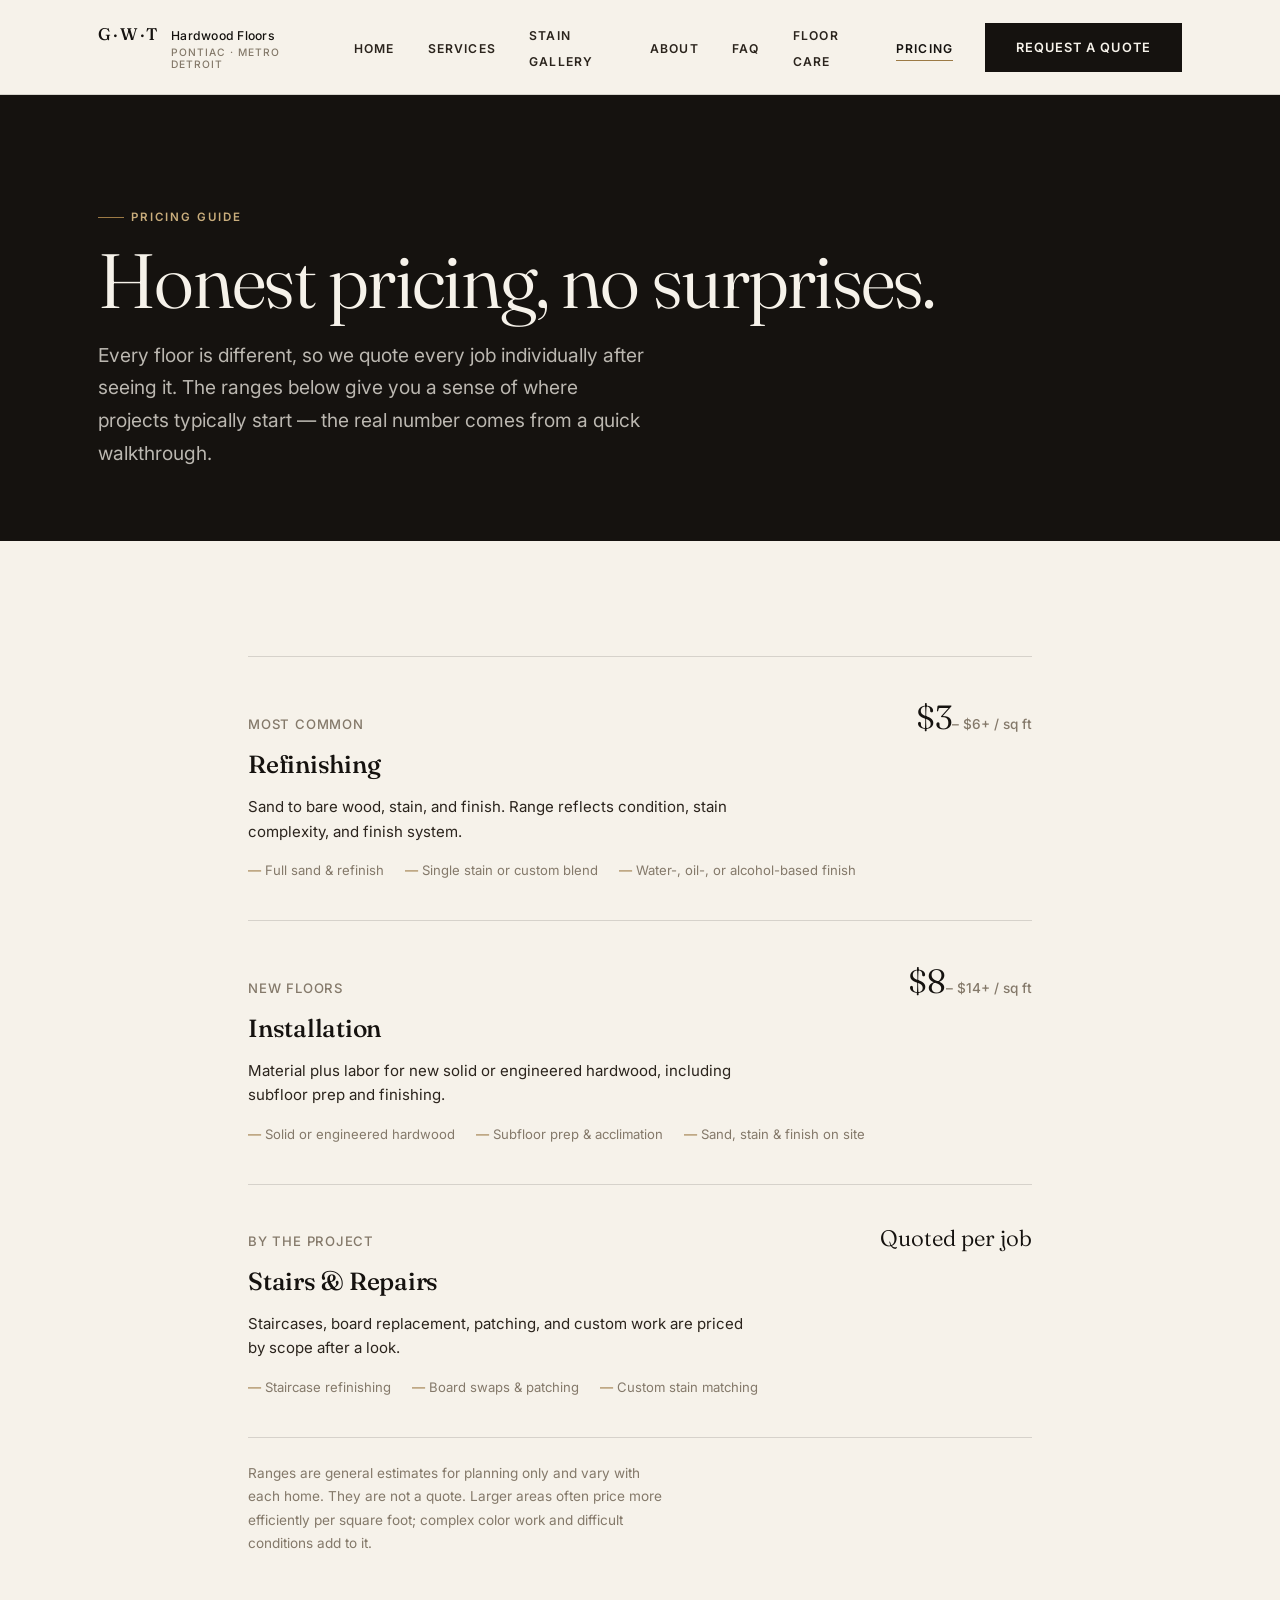
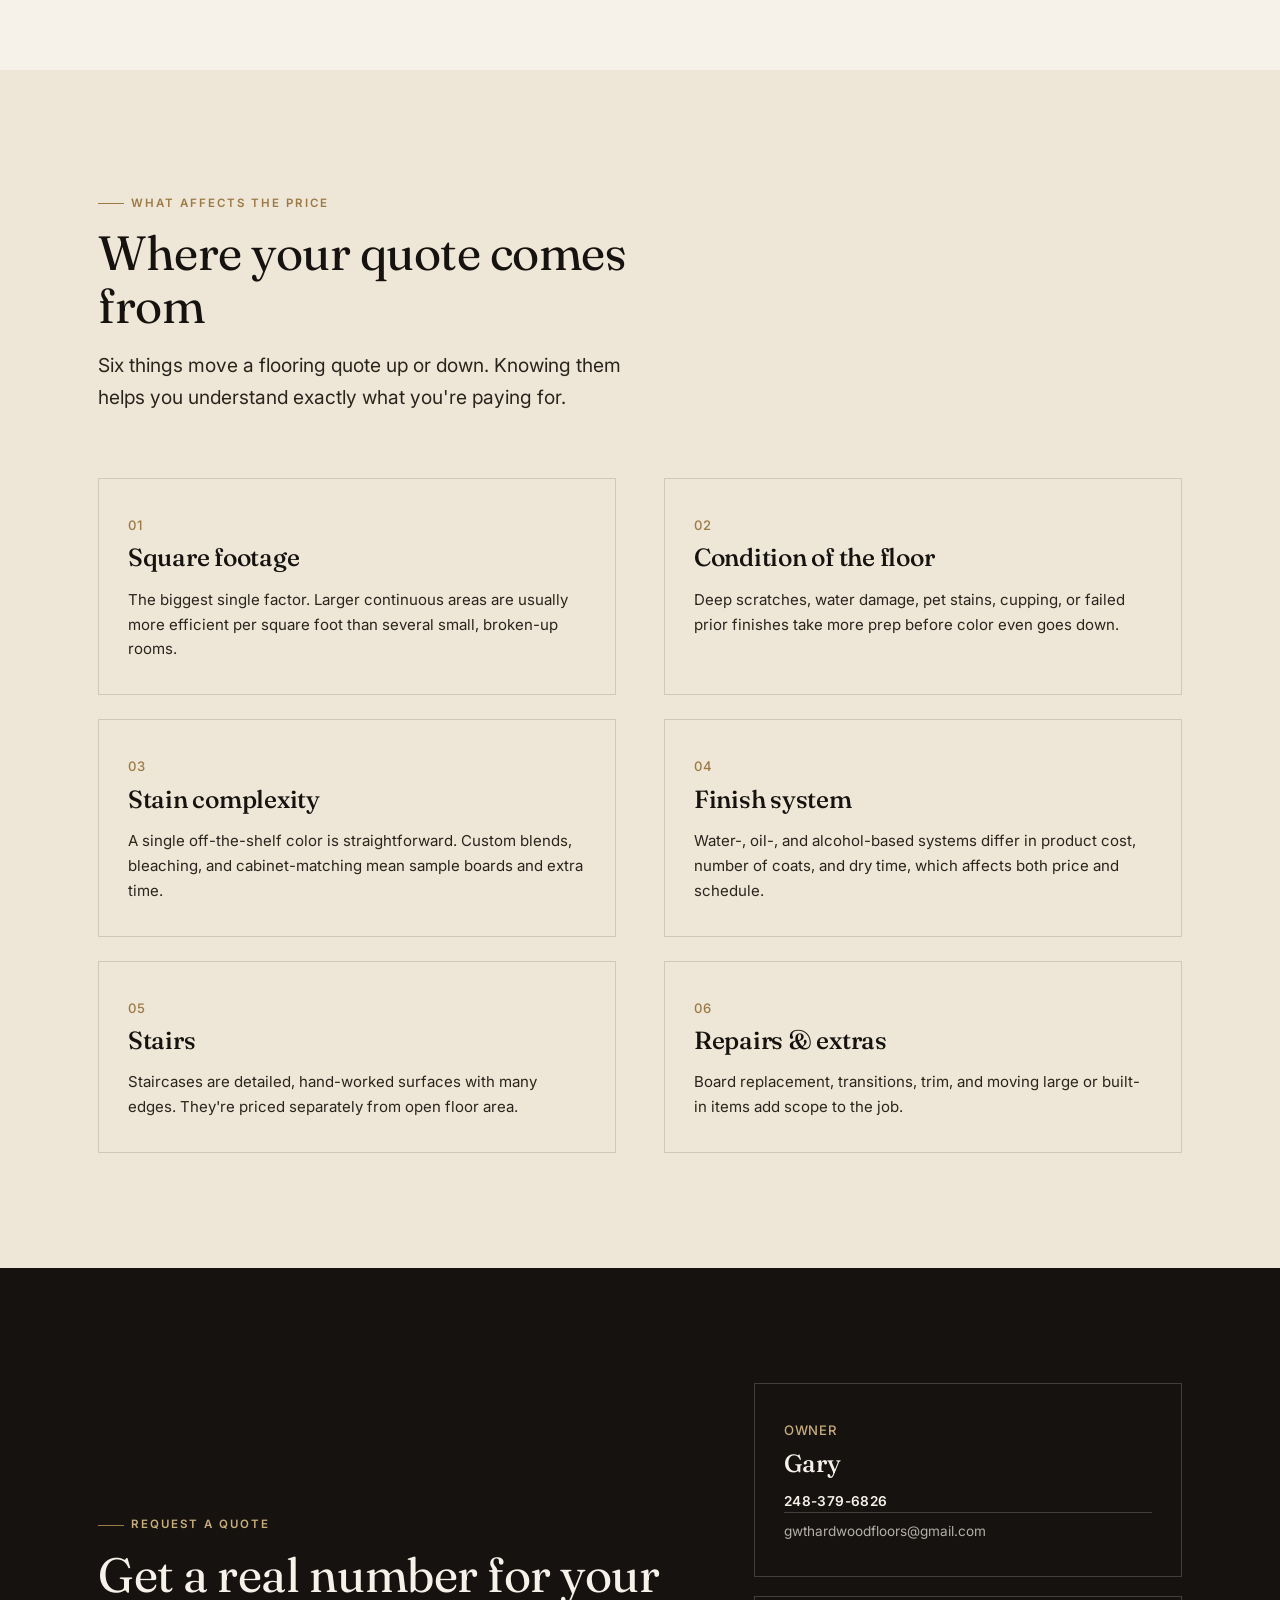
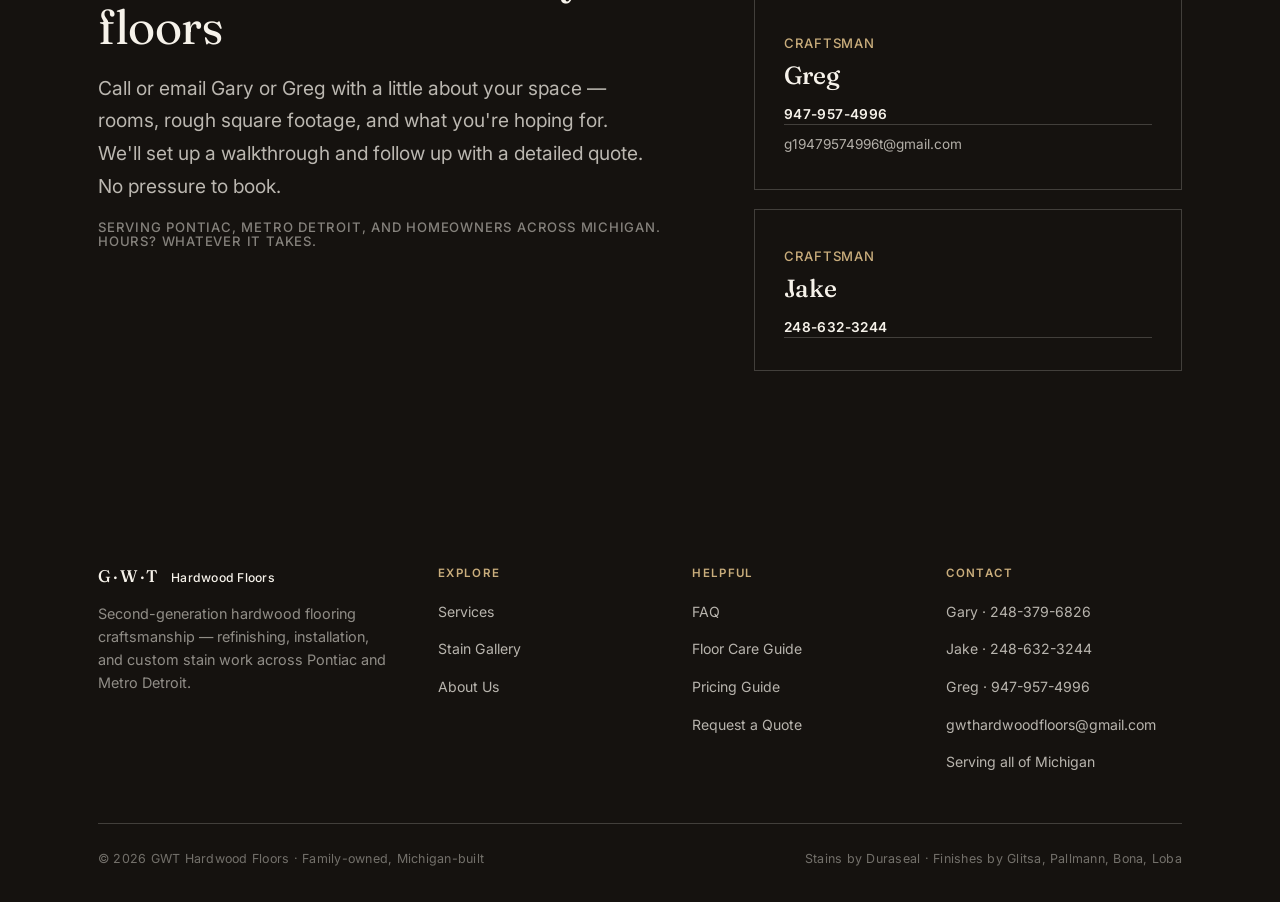
<file: pricing.html>
<!DOCTYPE html>
<html lang="en">
<head>
  <meta charset="UTF-8">
  <meta name="viewport" content="width=device-width, initial-scale=1.0">
  <title>Pricing Guide — Hardwood Floor Cost Ranges | GWT Hardwood Floors</title>
  <meta name="description" content="Understand what affects hardwood flooring cost — square footage, floor condition, stain complexity, finish system, stairs, and repairs. Request a detailed quote.">
  <link rel="preconnect" href="https://fonts.googleapis.com">
  <link rel="preconnect" href="https://fonts.gstatic.com" crossorigin>
  <link href="https://fonts.googleapis.com/css2?family=Fraunces:opsz,wght@9..144,300;9..144,340;9..144,400;9..144,500;9..144,600&family=Inter:wght@400;500;600;700&display=swap" rel="stylesheet">
  <link rel="stylesheet" href="style.css">
  <script>document.documentElement.classList.add('js');</script>
</head>
<body>
  <header class="site-header">
    <div class="container">
      <nav class="nav" aria-label="Primary">
        <a class="brand" href="index.html">
          <span class="brand-mark">G·W·T</span>
          <span><span class="brand-name">Hardwood Floors</span><span class="brand-sub">Pontiac · Metro Detroit</span></span>
        </a>
        <ul class="nav-links-desktop">
          <li><a href="index.html">Home</a></li>
          <li><a href="services.html">Services</a></li>
          <li><a href="stain-gallery.html">Stain Gallery</a></li>
          <li><a href="about.html">About</a></li>
          <li><a href="faq.html">FAQ</a></li>
          <li><a href="floor-care.html">Floor Care</a></li>
          <li><a href="pricing.html" class="active">Pricing</a></li>
        </ul>
        <div class="nav-cta-desktop"><a class="btn" href="pricing.html#quote">Request a quote</a></div>
        <details class="nav-mobile">
          <summary><span class="burger"><span></span><span></span><span></span></span>Menu</summary>
          <div class="nav-mobile-panel">
            <a href="index.html">Home</a>
            <a href="services.html">Services</a>
            <a href="stain-gallery.html">Stain Gallery</a>
            <a href="about.html">About</a>
            <a href="faq.html">FAQ</a>
            <a href="floor-care.html">Floor Care</a>
            <a href="pricing.html">Pricing</a>
            <a class="btn nav-cta-mobile" href="pricing.html#quote">Request a quote</a>
          </div>
        </details>
      </nav>
    </div>
  </header>

  <main>
    <section class="page-hero">
      <div class="container">
        <span class="eyebrow eyebrow--dark">Pricing Guide</span>
        <h1>Honest pricing, no surprises.</h1>
        <p class="lead">Every floor is different, so we quote every job individually after seeing it. The ranges below give you a sense of where projects typically start — the real number comes from a quick walkthrough.</p>
      </div>
    </section>

    <!-- RATE SHEET -->
    <section class="section">
      <div class="container" style="max-width:880px">
        <div class="rate-list reveal">

          <div class="rate-row">
            <div>
              <span class="cap">Most common</span>
              <h3 style="margin-top:.5rem">Refinishing</h3>
              <p class="desc">Sand to bare wood, stain, and finish. Range reflects condition, stain complexity, and finish system.</p>
              <div class="rate-includes">
                <span>Full sand &amp; refinish</span>
                <span>Single stain or custom blend</span>
                <span>Water-, oil-, or alcohol-based finish</span>
              </div>
            </div>
            <div class="price">$3<small>– $6+ / sq ft</small></div>
          </div>

          <div class="rate-row">
            <div>
              <span class="cap">New floors</span>
              <h3 style="margin-top:.5rem">Installation</h3>
              <p class="desc">Material plus labor for new solid or engineered hardwood, including subfloor prep and finishing.</p>
              <div class="rate-includes">
                <span>Solid or engineered hardwood</span>
                <span>Subfloor prep &amp; acclimation</span>
                <span>Sand, stain &amp; finish on site</span>
              </div>
            </div>
            <div class="price">$8<small>– $14+ / sq ft</small></div>
          </div>

          <div class="rate-row">
            <div>
              <span class="cap">By the project</span>
              <h3 style="margin-top:.5rem">Stairs &amp; Repairs</h3>
              <p class="desc">Staircases, board replacement, patching, and custom work are priced by scope after a look.</p>
              <div class="rate-includes">
                <span>Staircase refinishing</span>
                <span>Board swaps &amp; patching</span>
                <span>Custom stain matching</span>
              </div>
            </div>
            <div class="price" style="font-size:1.4rem">Quoted per job</div>
          </div>

        </div>
        <p class="lead" style="color:var(--mist); font-size:.85rem; margin-top:1.5rem">Ranges are general estimates for planning only and vary with each home. They are not a quote. Larger areas often price more efficiently per square foot; complex color work and difficult conditions add to it.</p>
      </div>
    </section>

    <!-- WHAT AFFECTS PRICE -->
    <section class="section section--parchment">
      <div class="container">
        <div class="section-head reveal">
          <span class="eyebrow">What affects the price</span>
          <h2>Where your quote comes from</h2>
          <p class="lead" style="margin-top:1rem">Six things move a flooring quote up or down. Knowing them helps you understand exactly what you're paying for.</p>
        </div>
        <div class="grid grid-2 reveal" style="column-gap:3rem">
          <div class="plate"><span class="cap">01</span><h3>Square footage</h3><p>The biggest single factor. Larger continuous areas are usually more efficient per square foot than several small, broken-up rooms.</p></div>
          <div class="plate"><span class="cap">02</span><h3>Condition of the floor</h3><p>Deep scratches, water damage, pet stains, cupping, or failed prior finishes take more prep before color even goes down.</p></div>
          <div class="plate"><span class="cap">03</span><h3>Stain complexity</h3><p>A single off-the-shelf color is straightforward. Custom blends, bleaching, and cabinet-matching mean sample boards and extra time.</p></div>
          <div class="plate"><span class="cap">04</span><h3>Finish system</h3><p>Water-, oil-, and alcohol-based systems differ in product cost, number of coats, and dry time, which affects both price and schedule.</p></div>
          <div class="plate"><span class="cap">05</span><h3>Stairs</h3><p>Staircases are detailed, hand-worked surfaces with many edges. They're priced separately from open floor area.</p></div>
          <div class="plate"><span class="cap">06</span><h3>Repairs &amp; extras</h3><p>Board replacement, transitions, trim, and moving large or built-in items add scope to the job.</p></div>
        </div>
      </div>
    </section>

    <!-- QUOTE CTA -->
    <section class="section section--dark" id="quote">
      <div class="container">
        <div class="split split--wide-left reveal">
          <div>
            <span class="eyebrow eyebrow--dark">Request a quote</span>
            <h2>Get a real number for your floors</h2>
            <p class="lead" style="color:rgba(246,242,234,.74); margin-top:1.1rem">Call or email Gary or Greg with a little about your space — rooms, rough square footage, and what you're hoping for. We'll set up a walkthrough and follow up with a detailed quote. No pressure to book.</p>
            <p class="cap" style="margin-top:1.2rem; color:rgba(246,242,234,.5)">Serving Pontiac, Metro Detroit, and homeowners across Michigan. Hours? Whatever it takes.</p>
          </div>
          <div class="grid" style="gap:1.2rem">
            <div class="plate plate--dark">
              <span class="cap" style="color:var(--brass-soft)">Owner</span>
              <h3 style="color:var(--bone)">Gary</h3>
              <p><a class="link-arrow" style="display:block;margin-top:.5rem;color:var(--bone);border-color:var(--line-dk)" href="tel:+12483796826">248-379-6826</a></p>
              <p style="margin-top:.4rem"><a href="mailto:gwthardwoodfloors@gmail.com" style="font-size:.85rem">gwthardwoodfloors@gmail.com</a></p>
            </div>
            <div class="plate plate--dark">
              <span class="cap" style="color:var(--brass-soft)">Craftsman</span>
              <h3 style="color:var(--bone)">Greg</h3>
              <p><a class="link-arrow" style="display:block;margin-top:.5rem;color:var(--bone);border-color:var(--line-dk)" href="tel:+19479574996">947-957-4996</a></p>
              <p style="margin-top:.4rem"><a href="mailto:g19479574996t@gmail.com" style="font-size:.85rem">g19479574996t@gmail.com</a></p>
            </div>
            <div class="plate plate--dark">
              <span class="cap" style="color:var(--brass-soft)">Craftsman</span>
              <h3 style="color:var(--bone)">Jake</h3>
              <p><a class="link-arrow" style="display:block;margin-top:.5rem;color:var(--bone);border-color:var(--line-dk)" href="tel:+12486323244">248-632-3244</a></p>
            </div>
          </div>
        </div>
      </div>
    </section>
  </main>

  <footer class="site-footer">
    <div class="container">
      <div class="footer-top">
        <div class="footer-brand">
          <a class="brand" href="index.html"><span class="brand-mark">G·W·T</span><span><span class="brand-name">Hardwood Floors</span></span></a>
          <p>Second-generation hardwood flooring craftsmanship — refinishing, installation, and custom stain work across Pontiac and Metro Detroit.</p>
        </div>
        <div class="footer-col"><h4>Explore</h4><ul><li><a href="services.html">Services</a></li><li><a href="stain-gallery.html">Stain Gallery</a></li><li><a href="about.html">About Us</a></li></ul></div>
        <div class="footer-col"><h4>Helpful</h4><ul><li><a href="faq.html">FAQ</a></li><li><a href="floor-care.html">Floor Care Guide</a></li><li><a href="pricing.html">Pricing Guide</a></li><li><a href="pricing.html#quote">Request a Quote</a></li></ul></div>
        <div class="footer-col"><h4>Contact</h4><ul>
          <li><a href="tel:+12483796826">Gary · 248-379-6826</a></li>
          <li><a href="tel:+12486323244">Jake · 248-632-3244</a></li>
          <li><a href="tel:+19479574996">Greg · 947-957-4996</a></li>
          <li><a href="mailto:gwthardwoodfloors@gmail.com">gwthardwoodfloors@gmail.com</a></li>
          <li><span>Serving all of Michigan</span></li>
        </ul></div>
      </div>
      <div class="footer-bottom">
        <span>© 2026 GWT Hardwood Floors · Family-owned, Michigan-built</span>
        <span>Stains by Duraseal · Finishes by Glitsa, Pallmann, Bona, Loba</span>
      </div>
    </div>
  </footer>
  <script src="main.js"></script>
</body>
</html>
</file>
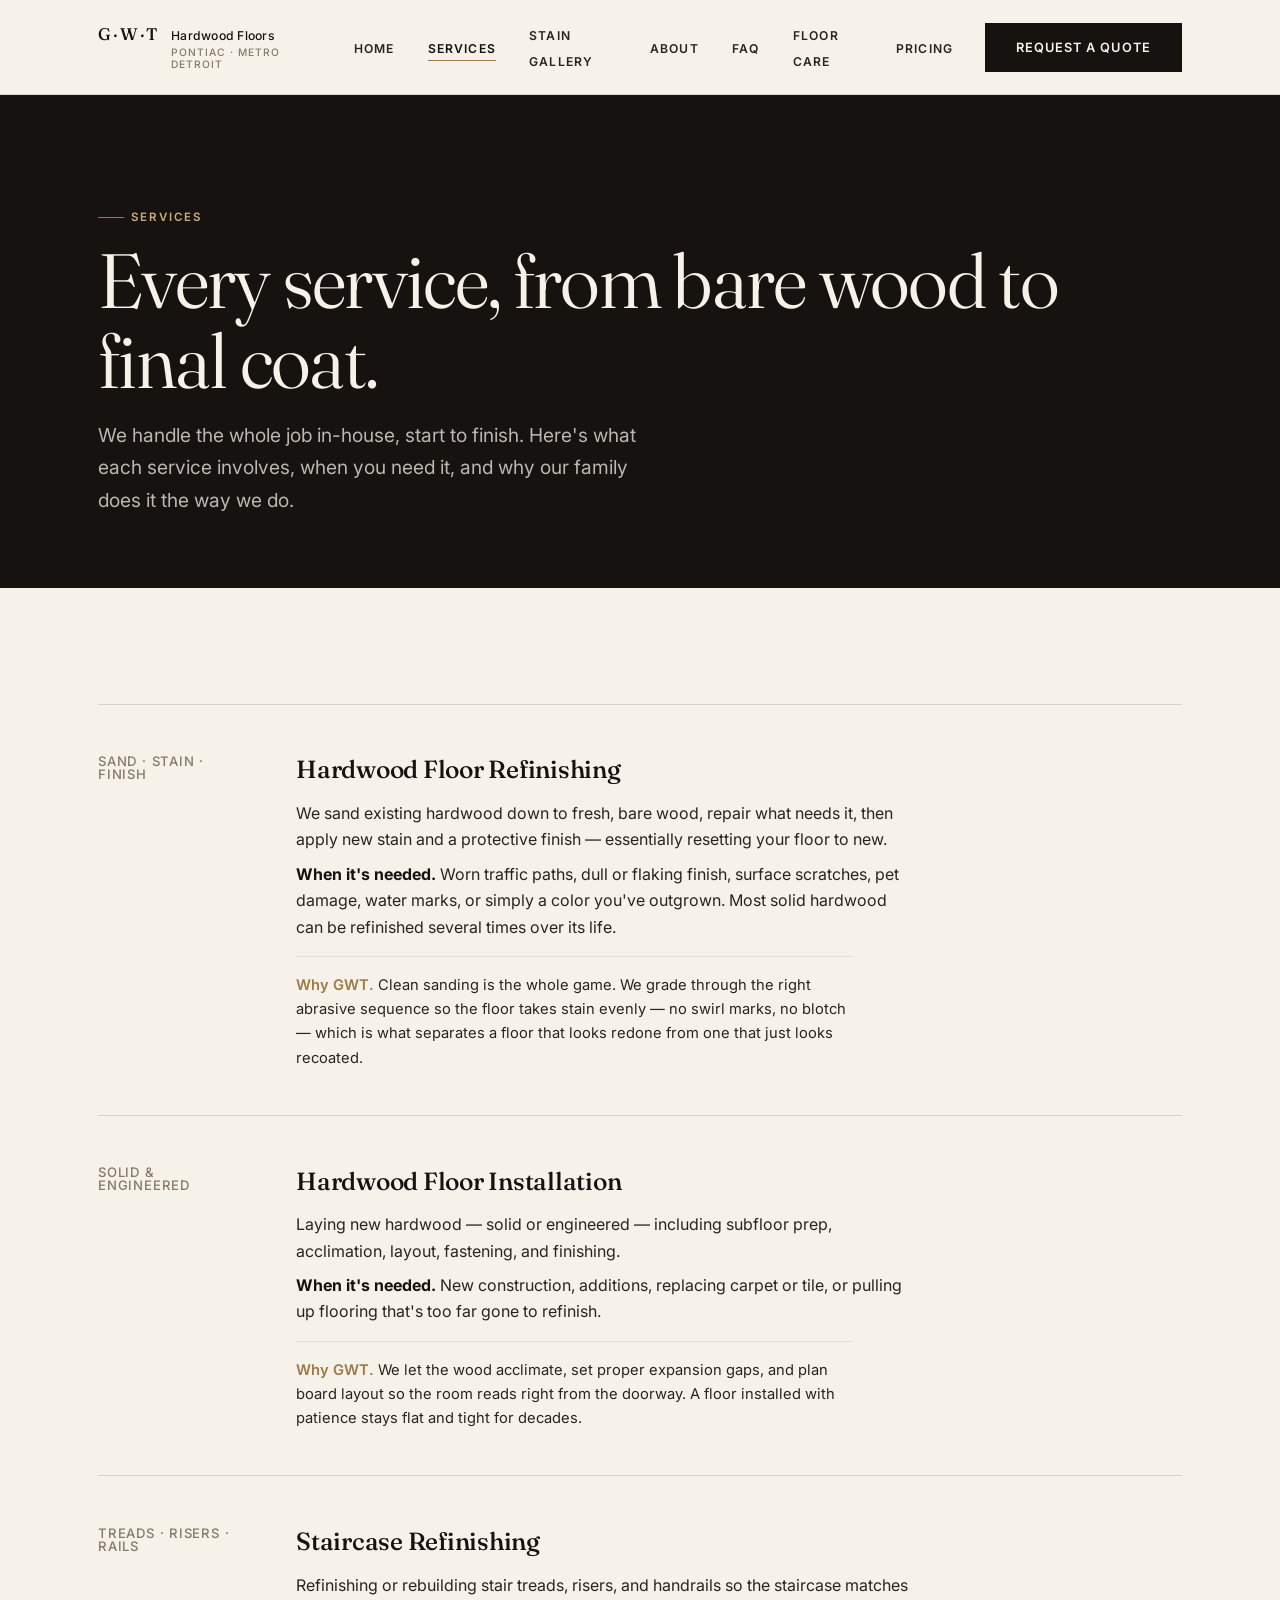
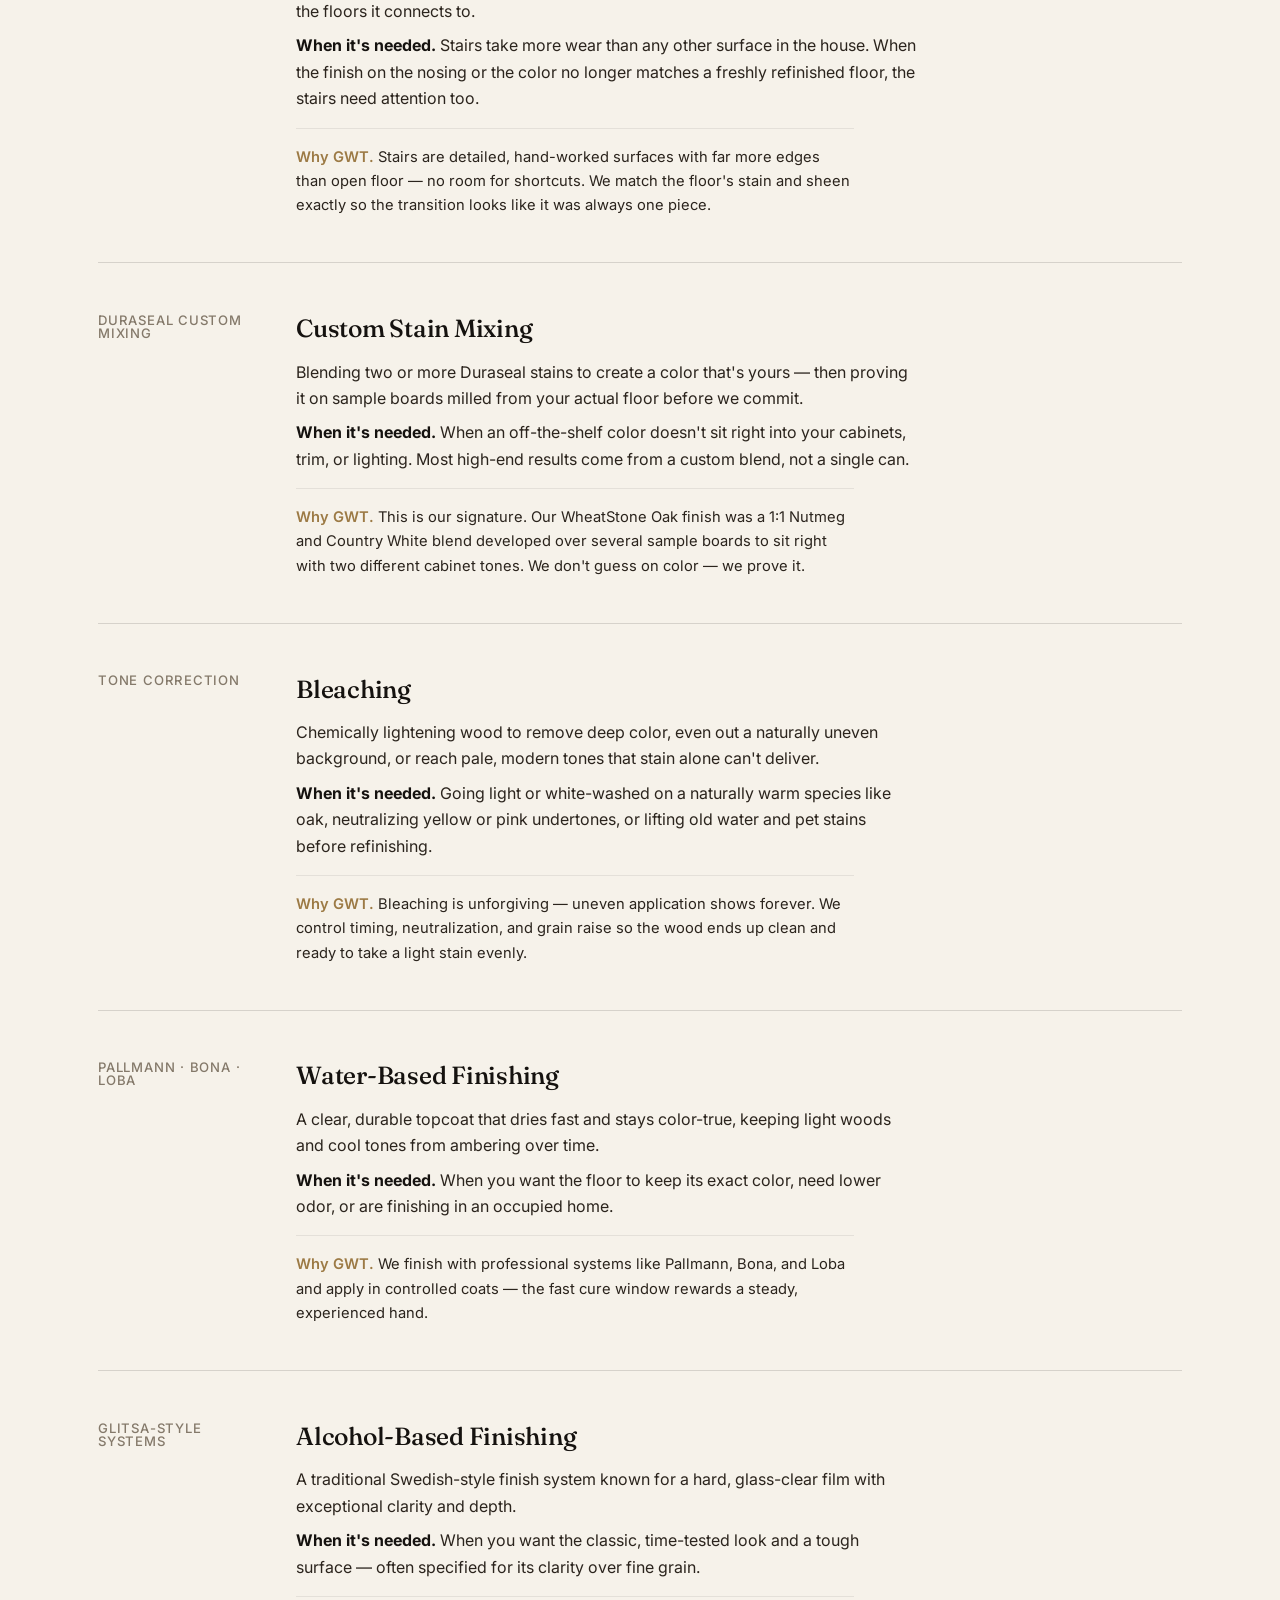
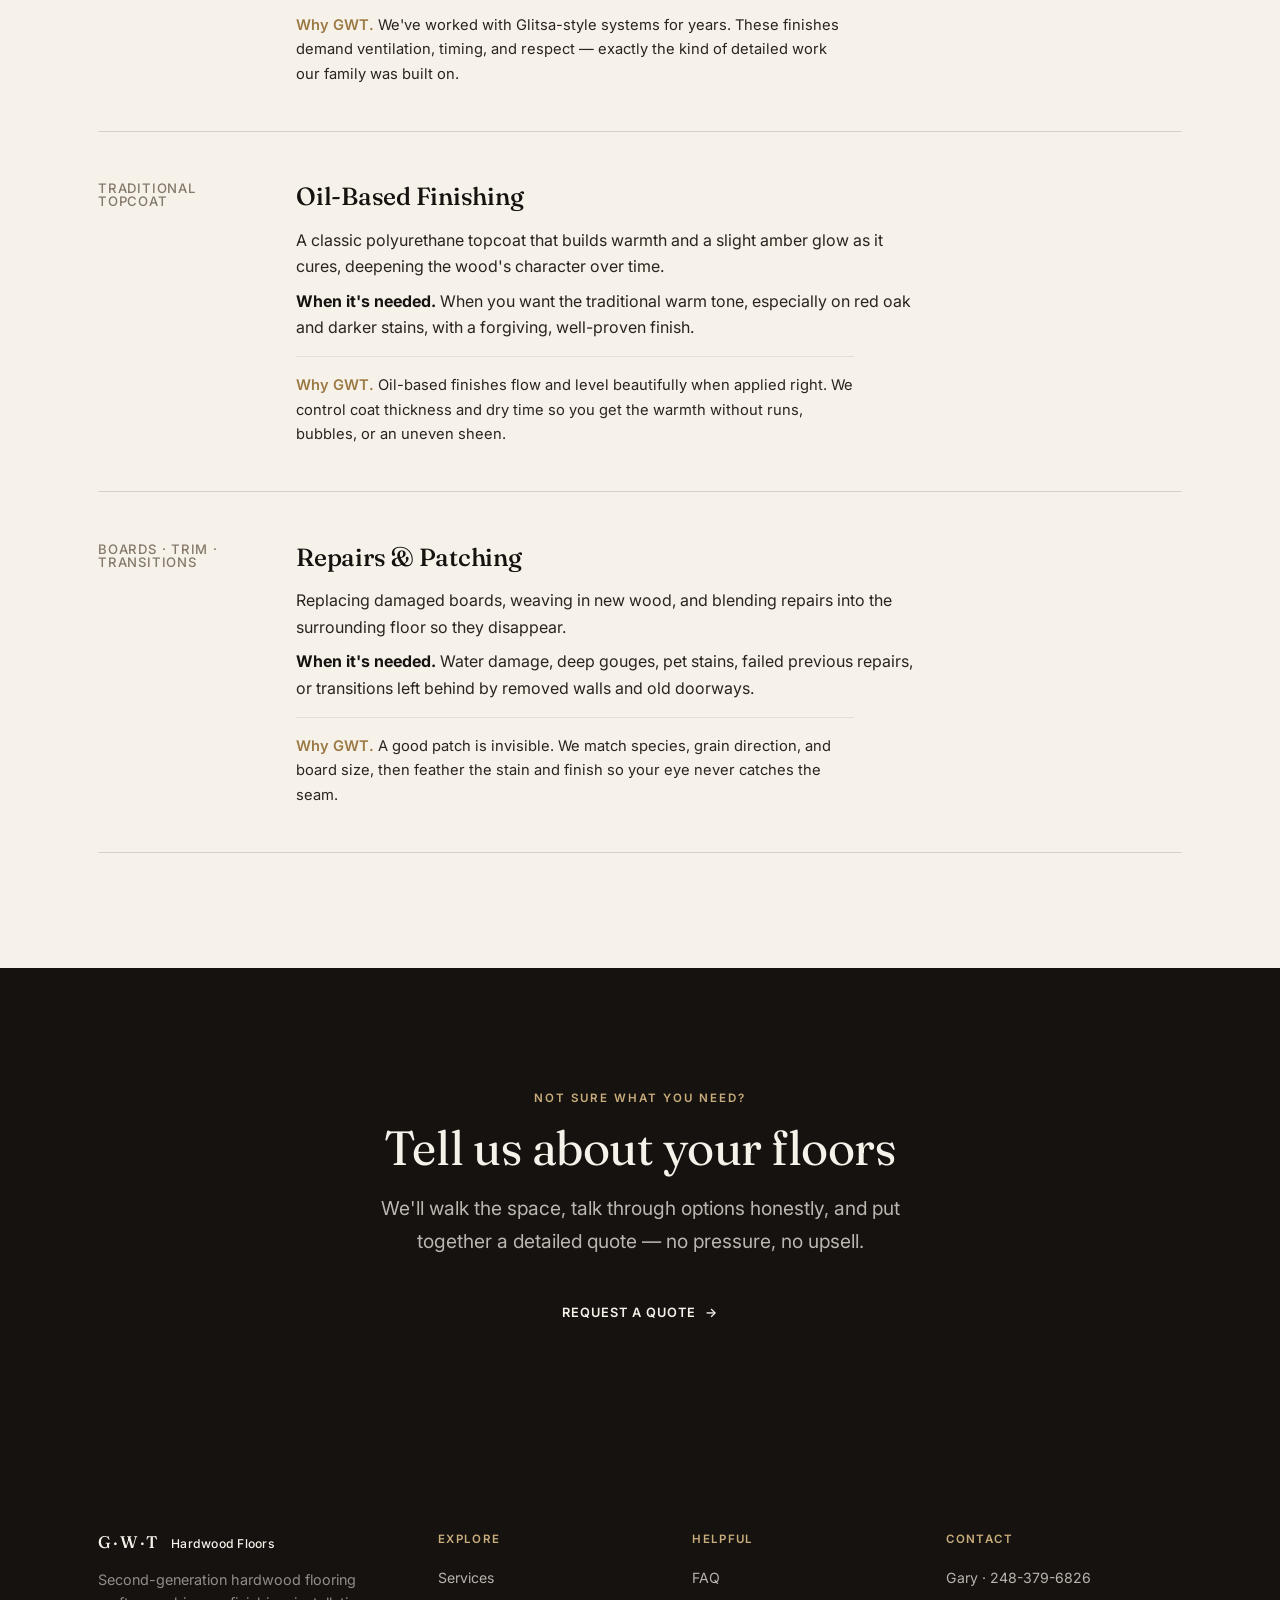
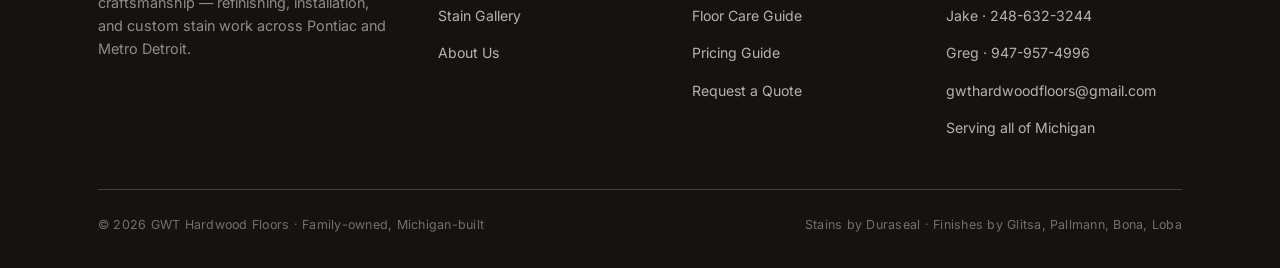
<file: services.html>
<!DOCTYPE html>
<html lang="en">
<head>
  <meta charset="UTF-8">
  <meta name="viewport" content="width=device-width, initial-scale=1.0">
  <title>Services — Hardwood Floor Refinishing & Installation | GWT Hardwood Floors</title>
  <meta name="description" content="Refinishing, installation, staircase work, custom Duraseal stain mixing, bleaching, and water-, oil-, and alcohol-based finishing, done in-house by GWT Hardwood Floors.">
  <link rel="preconnect" href="https://fonts.googleapis.com">
  <link rel="preconnect" href="https://fonts.gstatic.com" crossorigin>
  <link href="https://fonts.googleapis.com/css2?family=Fraunces:opsz,wght@9..144,300;9..144,340;9..144,400;9..144,500;9..144,600&family=Inter:wght@400;500;600;700&display=swap" rel="stylesheet">
  <link rel="stylesheet" href="style.css">
  <script>document.documentElement.classList.add('js');</script>
</head>
<body>
  <header class="site-header">
    <div class="container">
      <nav class="nav" aria-label="Primary">
        <a class="brand" href="index.html">
          <span class="brand-mark">G·W·T</span>
          <span><span class="brand-name">Hardwood Floors</span><span class="brand-sub">Pontiac · Metro Detroit</span></span>
        </a>
        <ul class="nav-links-desktop">
          <li><a href="index.html">Home</a></li>
          <li><a href="services.html" class="active">Services</a></li>
          <li><a href="stain-gallery.html">Stain Gallery</a></li>
          <li><a href="about.html">About</a></li>
          <li><a href="faq.html">FAQ</a></li>
          <li><a href="floor-care.html">Floor Care</a></li>
          <li><a href="pricing.html">Pricing</a></li>
        </ul>
        <div class="nav-cta-desktop"><a class="btn" href="pricing.html#quote">Request a quote</a></div>
        <details class="nav-mobile">
          <summary><span class="burger"><span></span><span></span><span></span></span>Menu</summary>
          <div class="nav-mobile-panel">
            <a href="index.html">Home</a>
            <a href="services.html">Services</a>
            <a href="stain-gallery.html">Stain Gallery</a>
            <a href="about.html">About</a>
            <a href="faq.html">FAQ</a>
            <a href="floor-care.html">Floor Care</a>
            <a href="pricing.html">Pricing</a>
            <a class="btn nav-cta-mobile" href="pricing.html#quote">Request a quote</a>
          </div>
        </details>
      </nav>
    </div>
  </header>

  <main>
    <section class="page-hero">
      <div class="container">
        <span class="eyebrow eyebrow--dark">Services</span>
        <h1>Every service, from bare wood to final coat.</h1>
        <p class="lead">We handle the whole job in-house, start to finish. Here's what each service involves, when you need it, and why our family does it the way we do.</p>
      </div>
    </section>

    <section class="section">
      <div class="container">
        <div class="row-list reveal">

          <div class="row-item" id="refinishing">
            <span class="cap">Sand · Stain · Finish</span>
            <div>
              <h3>Hardwood Floor Refinishing</h3>
              <p class="desc">We sand existing hardwood down to fresh, bare wood, repair what needs it, then apply new stain and a protective finish — essentially resetting your floor to new.</p>
              <p class="desc" style="margin-top:.5rem"><strong style="color:var(--ink)">When it's needed.</strong> Worn traffic paths, dull or flaking finish, surface scratches, pet damage, water marks, or simply a color you've outgrown. Most solid hardwood can be refinished several times over its life.</p>
              <div class="why"><strong>Why GWT.</strong> Clean sanding is the whole game. We grade through the right abrasive sequence so the floor takes stain evenly — no swirl marks, no blotch — which is what separates a floor that looks redone from one that just looks recoated.</div>
            </div>
          </div>

          <div class="row-item" id="installation">
            <span class="cap">Solid &amp; Engineered</span>
            <div>
              <h3>Hardwood Floor Installation</h3>
              <p class="desc">Laying new hardwood — solid or engineered — including subfloor prep, acclimation, layout, fastening, and finishing.</p>
              <p class="desc" style="margin-top:.5rem"><strong style="color:var(--ink)">When it's needed.</strong> New construction, additions, replacing carpet or tile, or pulling up flooring that's too far gone to refinish.</p>
              <div class="why"><strong>Why GWT.</strong> We let the wood acclimate, set proper expansion gaps, and plan board layout so the room reads right from the doorway. A floor installed with patience stays flat and tight for decades.</div>
            </div>
          </div>

          <div class="row-item" id="staircases">
            <span class="cap">Treads · Risers · Rails</span>
            <div>
              <h3>Staircase Refinishing</h3>
              <p class="desc">Refinishing or rebuilding stair treads, risers, and handrails so the staircase matches the floors it connects to.</p>
              <p class="desc" style="margin-top:.5rem"><strong style="color:var(--ink)">When it's needed.</strong> Stairs take more wear than any other surface in the house. When the finish on the nosing or the color no longer matches a freshly refinished floor, the stairs need attention too.</p>
              <div class="why"><strong>Why GWT.</strong> Stairs are detailed, hand-worked surfaces with far more edges than open floor — no room for shortcuts. We match the floor's stain and sheen exactly so the transition looks like it was always one piece.</div>
            </div>
          </div>

          <div class="row-item" id="stain">
            <span class="cap">Duraseal Custom Mixing</span>
            <div>
              <h3>Custom Stain Mixing</h3>
              <p class="desc">Blending two or more Duraseal stains to create a color that's yours — then proving it on sample boards milled from your actual floor before we commit.</p>
              <p class="desc" style="margin-top:.5rem"><strong style="color:var(--ink)">When it's needed.</strong> When an off-the-shelf color doesn't sit right into your cabinets, trim, or lighting. Most high-end results come from a custom blend, not a single can.</p>
              <div class="why"><strong>Why GWT.</strong> This is our signature. Our WheatStone Oak finish was a 1:1 Nutmeg and Country White blend developed over several sample boards to sit right with two different cabinet tones. We don't guess on color — we prove it.</div>
            </div>
          </div>

          <div class="row-item" id="bleaching">
            <span class="cap">Tone Correction</span>
            <div>
              <h3>Bleaching</h3>
              <p class="desc">Chemically lightening wood to remove deep color, even out a naturally uneven background, or reach pale, modern tones that stain alone can't deliver.</p>
              <p class="desc" style="margin-top:.5rem"><strong style="color:var(--ink)">When it's needed.</strong> Going light or white-washed on a naturally warm species like oak, neutralizing yellow or pink undertones, or lifting old water and pet stains before refinishing.</p>
              <div class="why"><strong>Why GWT.</strong> Bleaching is unforgiving — uneven application shows forever. We control timing, neutralization, and grain raise so the wood ends up clean and ready to take a light stain evenly.</div>
            </div>
          </div>

          <div class="row-item" id="water-based">
            <span class="cap">Pallmann · Bona · Loba</span>
            <div>
              <h3>Water-Based Finishing</h3>
              <p class="desc">A clear, durable topcoat that dries fast and stays color-true, keeping light woods and cool tones from ambering over time.</p>
              <p class="desc" style="margin-top:.5rem"><strong style="color:var(--ink)">When it's needed.</strong> When you want the floor to keep its exact color, need lower odor, or are finishing in an occupied home.</p>
              <div class="why"><strong>Why GWT.</strong> We finish with professional systems like Pallmann, Bona, and Loba and apply in controlled coats — the fast cure window rewards a steady, experienced hand.</div>
            </div>
          </div>

          <div class="row-item" id="alcohol-based">
            <span class="cap">Glitsa-Style Systems</span>
            <div>
              <h3>Alcohol-Based Finishing</h3>
              <p class="desc">A traditional Swedish-style finish system known for a hard, glass-clear film with exceptional clarity and depth.</p>
              <p class="desc" style="margin-top:.5rem"><strong style="color:var(--ink)">When it's needed.</strong> When you want the classic, time-tested look and a tough surface — often specified for its clarity over fine grain.</p>
              <div class="why"><strong>Why GWT.</strong> We've worked with Glitsa-style systems for years. These finishes demand ventilation, timing, and respect — exactly the kind of detailed work our family was built on.</div>
            </div>
          </div>

          <div class="row-item" id="oil-based">
            <span class="cap">Traditional Topcoat</span>
            <div>
              <h3>Oil-Based Finishing</h3>
              <p class="desc">A classic polyurethane topcoat that builds warmth and a slight amber glow as it cures, deepening the wood's character over time.</p>
              <p class="desc" style="margin-top:.5rem"><strong style="color:var(--ink)">When it's needed.</strong> When you want the traditional warm tone, especially on red oak and darker stains, with a forgiving, well-proven finish.</p>
              <div class="why"><strong>Why GWT.</strong> Oil-based finishes flow and level beautifully when applied right. We control coat thickness and dry time so you get the warmth without runs, bubbles, or an uneven sheen.</div>
            </div>
          </div>

          <div class="row-item" id="repairs">
            <span class="cap">Boards · Trim · Transitions</span>
            <div>
              <h3>Repairs &amp; Patching</h3>
              <p class="desc">Replacing damaged boards, weaving in new wood, and blending repairs into the surrounding floor so they disappear.</p>
              <p class="desc" style="margin-top:.5rem"><strong style="color:var(--ink)">When it's needed.</strong> Water damage, deep gouges, pet stains, failed previous repairs, or transitions left behind by removed walls and old doorways.</p>
              <div class="why"><strong>Why GWT.</strong> A good patch is invisible. We match species, grain direction, and board size, then feather the stain and finish so your eye never catches the seam.</div>
            </div>
          </div>

        </div>
      </div>
    </section>

    <section class="section section--dark">
      <div class="container center reveal">
        <span class="eyebrow eyebrow--dark">Not sure what you need?</span>
        <h2>Tell us about your floors</h2>
        <p class="lead" style="color:rgba(246,242,234,.74); margin-inline:auto; margin-top:1.1rem">We'll walk the space, talk through options honestly, and put together a detailed quote — no pressure, no upsell.</p>
        <div style="margin-top:1.9rem"><a class="btn" href="pricing.html#quote">Request a quote <span class="arrow">→</span></a></div>
      </div>
    </section>
  </main>

  <footer class="site-footer">
    <div class="container">
      <div class="footer-top">
        <div class="footer-brand">
          <a class="brand" href="index.html"><span class="brand-mark">G·W·T</span><span><span class="brand-name">Hardwood Floors</span></span></a>
          <p>Second-generation hardwood flooring craftsmanship — refinishing, installation, and custom stain work across Pontiac and Metro Detroit.</p>
        </div>
        <div class="footer-col"><h4>Explore</h4><ul><li><a href="services.html">Services</a></li><li><a href="stain-gallery.html">Stain Gallery</a></li><li><a href="about.html">About Us</a></li></ul></div>
        <div class="footer-col"><h4>Helpful</h4><ul><li><a href="faq.html">FAQ</a></li><li><a href="floor-care.html">Floor Care Guide</a></li><li><a href="pricing.html">Pricing Guide</a></li><li><a href="pricing.html#quote">Request a Quote</a></li></ul></div>
        <div class="footer-col"><h4>Contact</h4><ul>
          <li><a href="tel:+12483796826">Gary · 248-379-6826</a></li>
          <li><a href="tel:+12486323244">Jake · 248-632-3244</a></li>
          <li><a href="tel:+19479574996">Greg · 947-957-4996</a></li>
          <li><a href="mailto:gwthardwoodfloors@gmail.com">gwthardwoodfloors@gmail.com</a></li>
          <li><span>Serving all of Michigan</span></li>
        </ul></div>
      </div>
      <div class="footer-bottom">
        <span>© 2026 GWT Hardwood Floors · Family-owned, Michigan-built</span>
        <span>Stains by Duraseal · Finishes by Glitsa, Pallmann, Bona, Loba</span>
      </div>
    </div>
  </footer>
  <script src="main.js"></script>
</body>
</html>
</file>
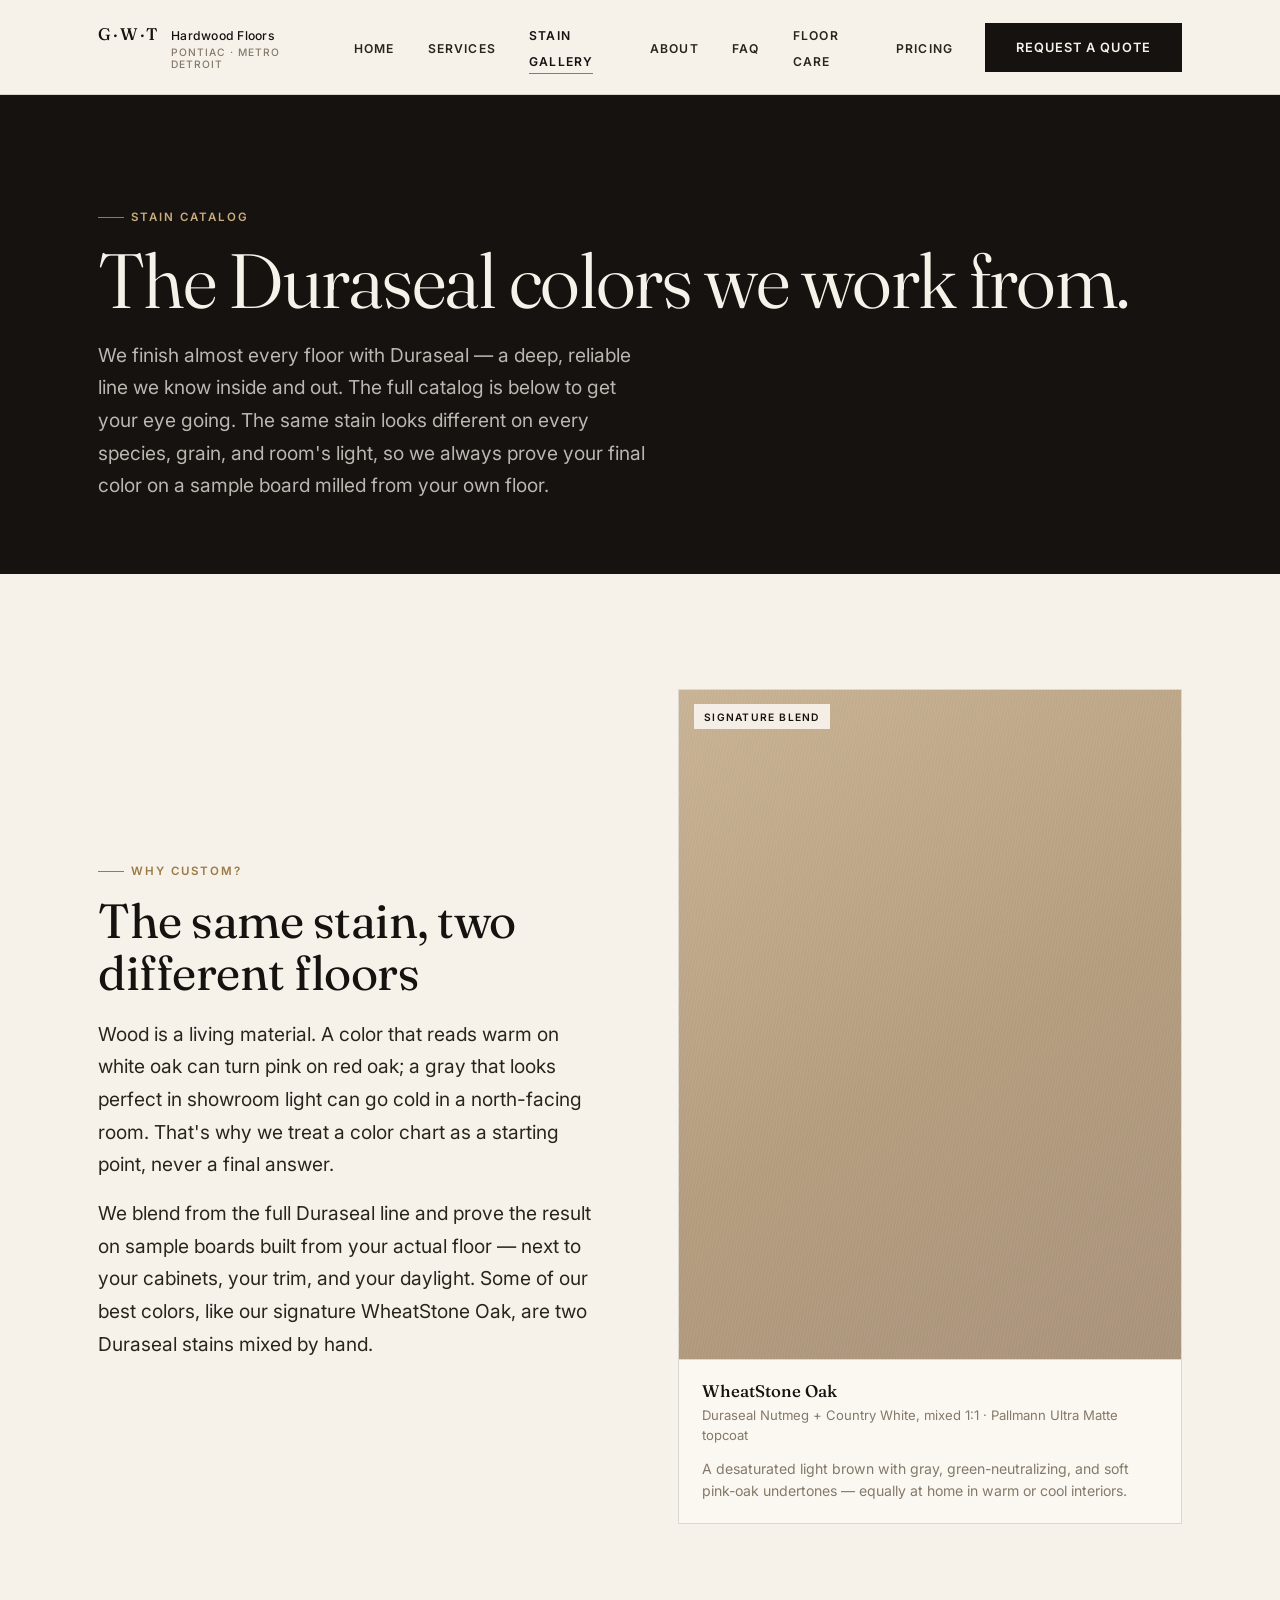
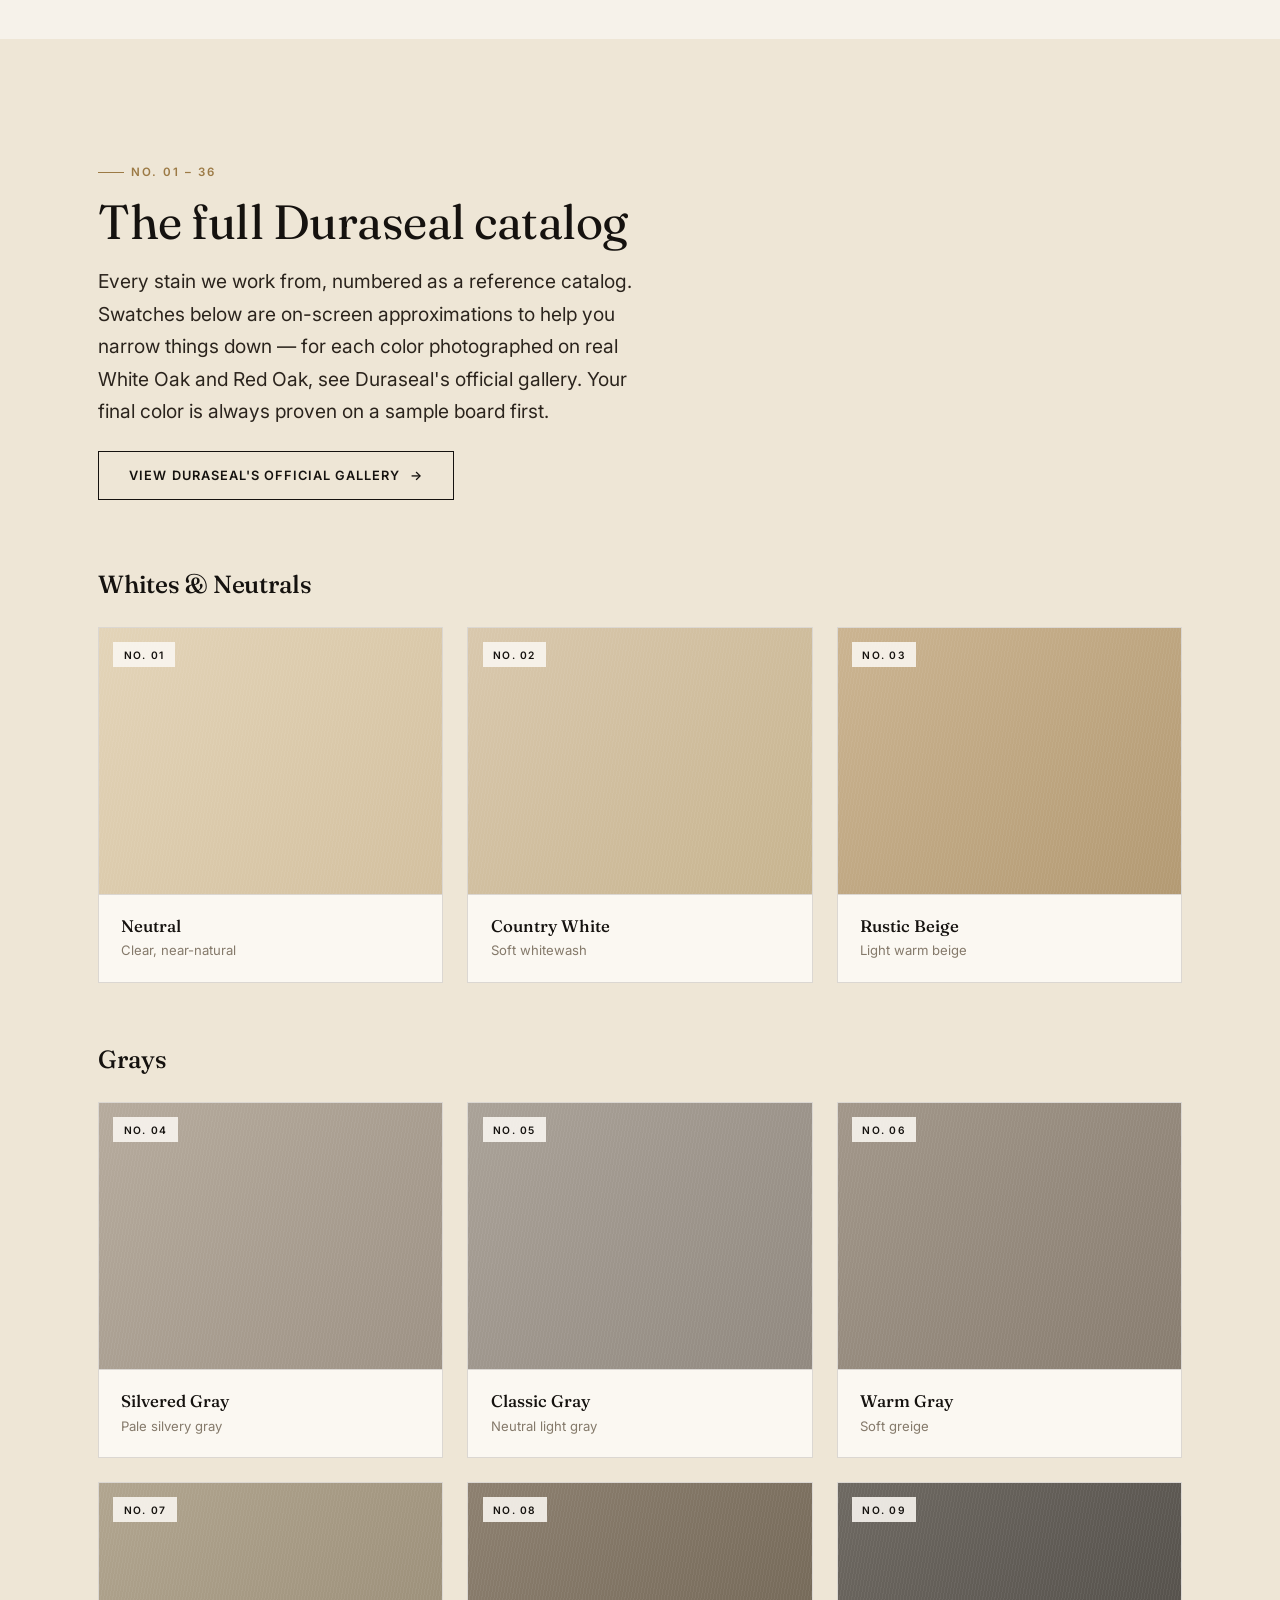
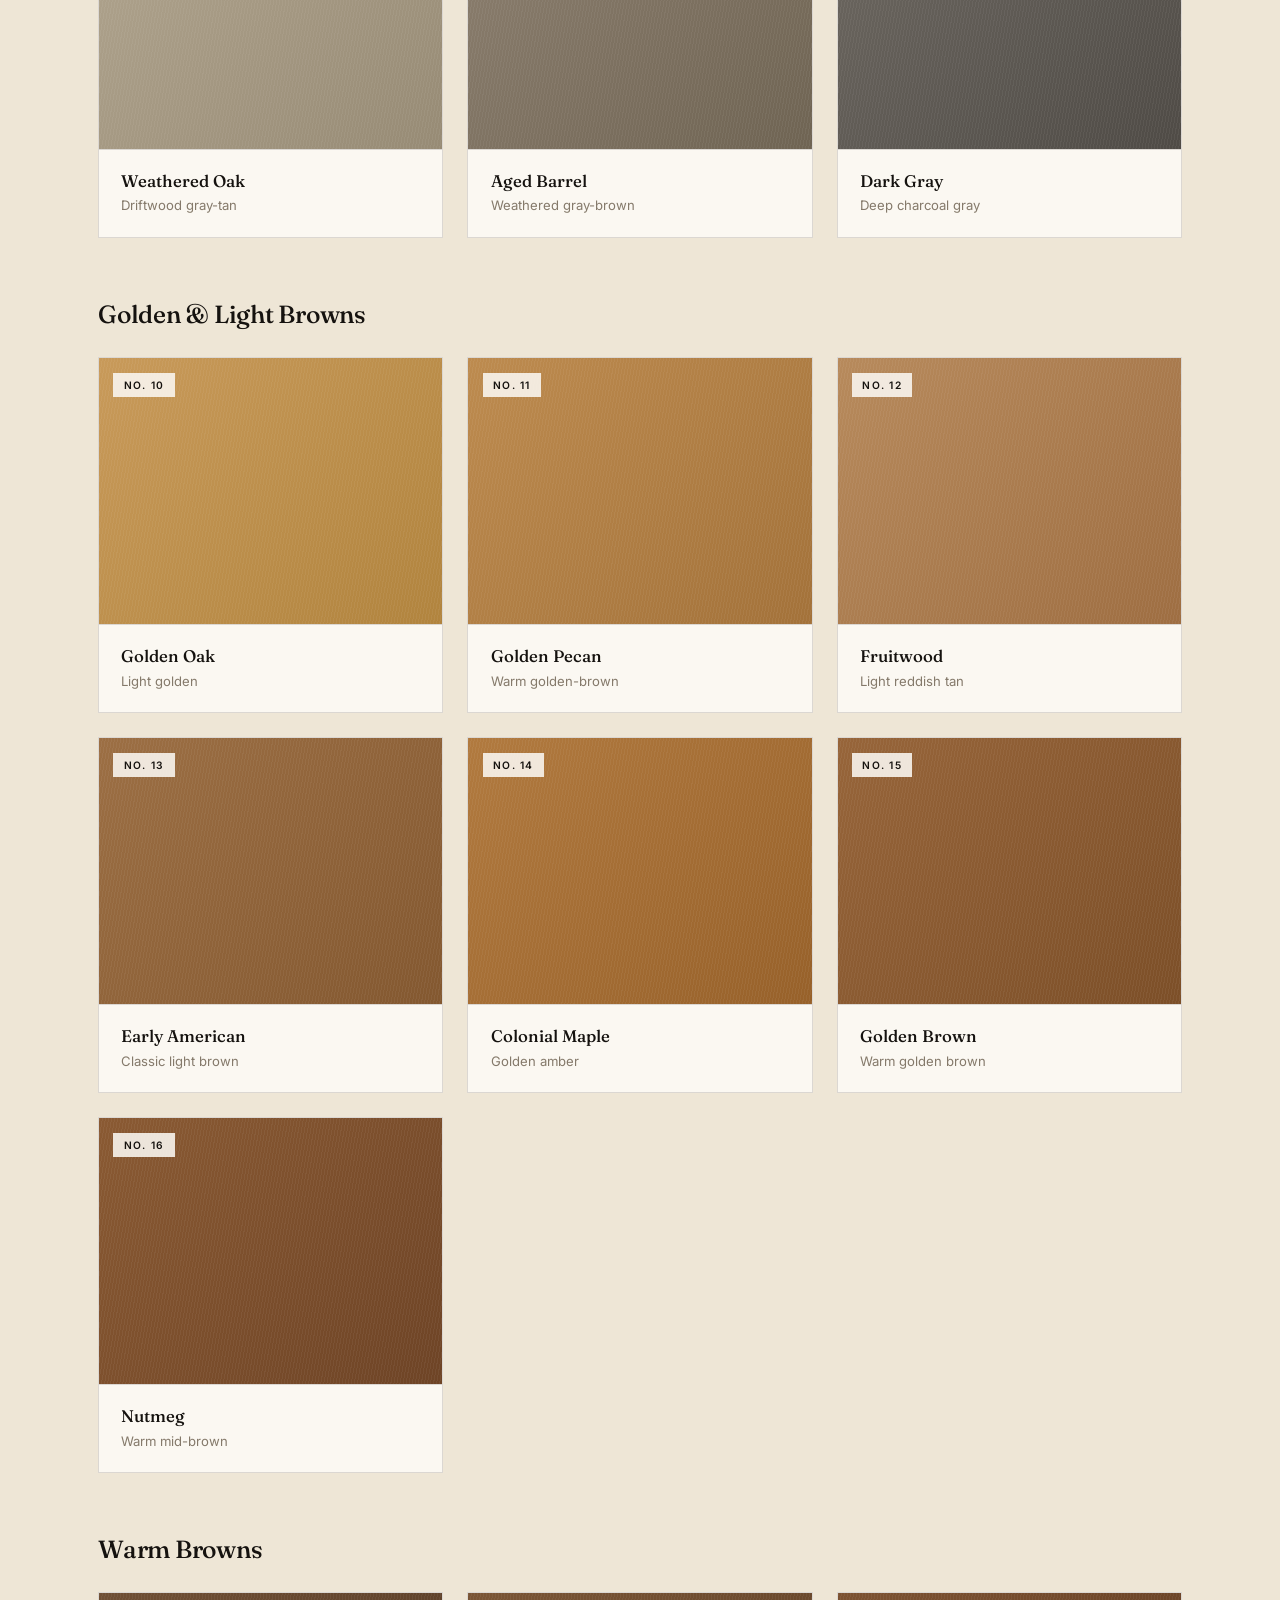
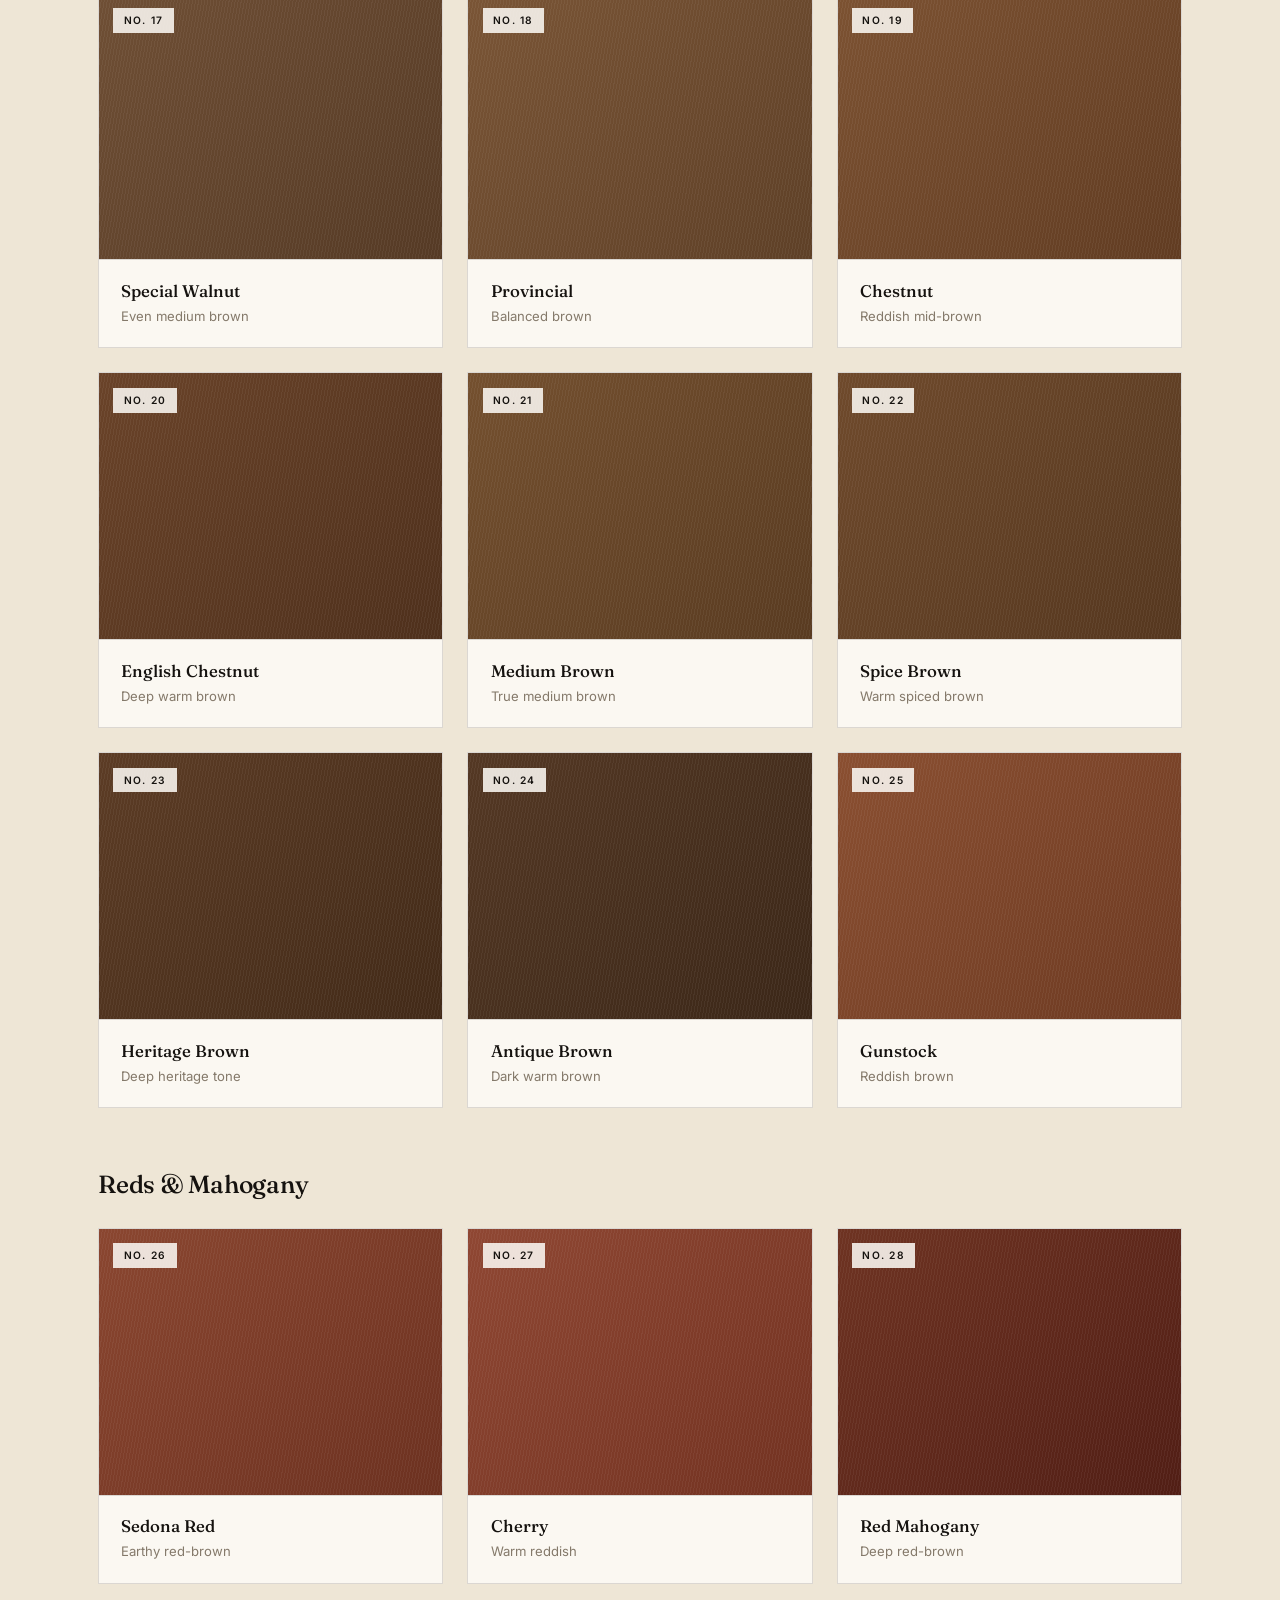
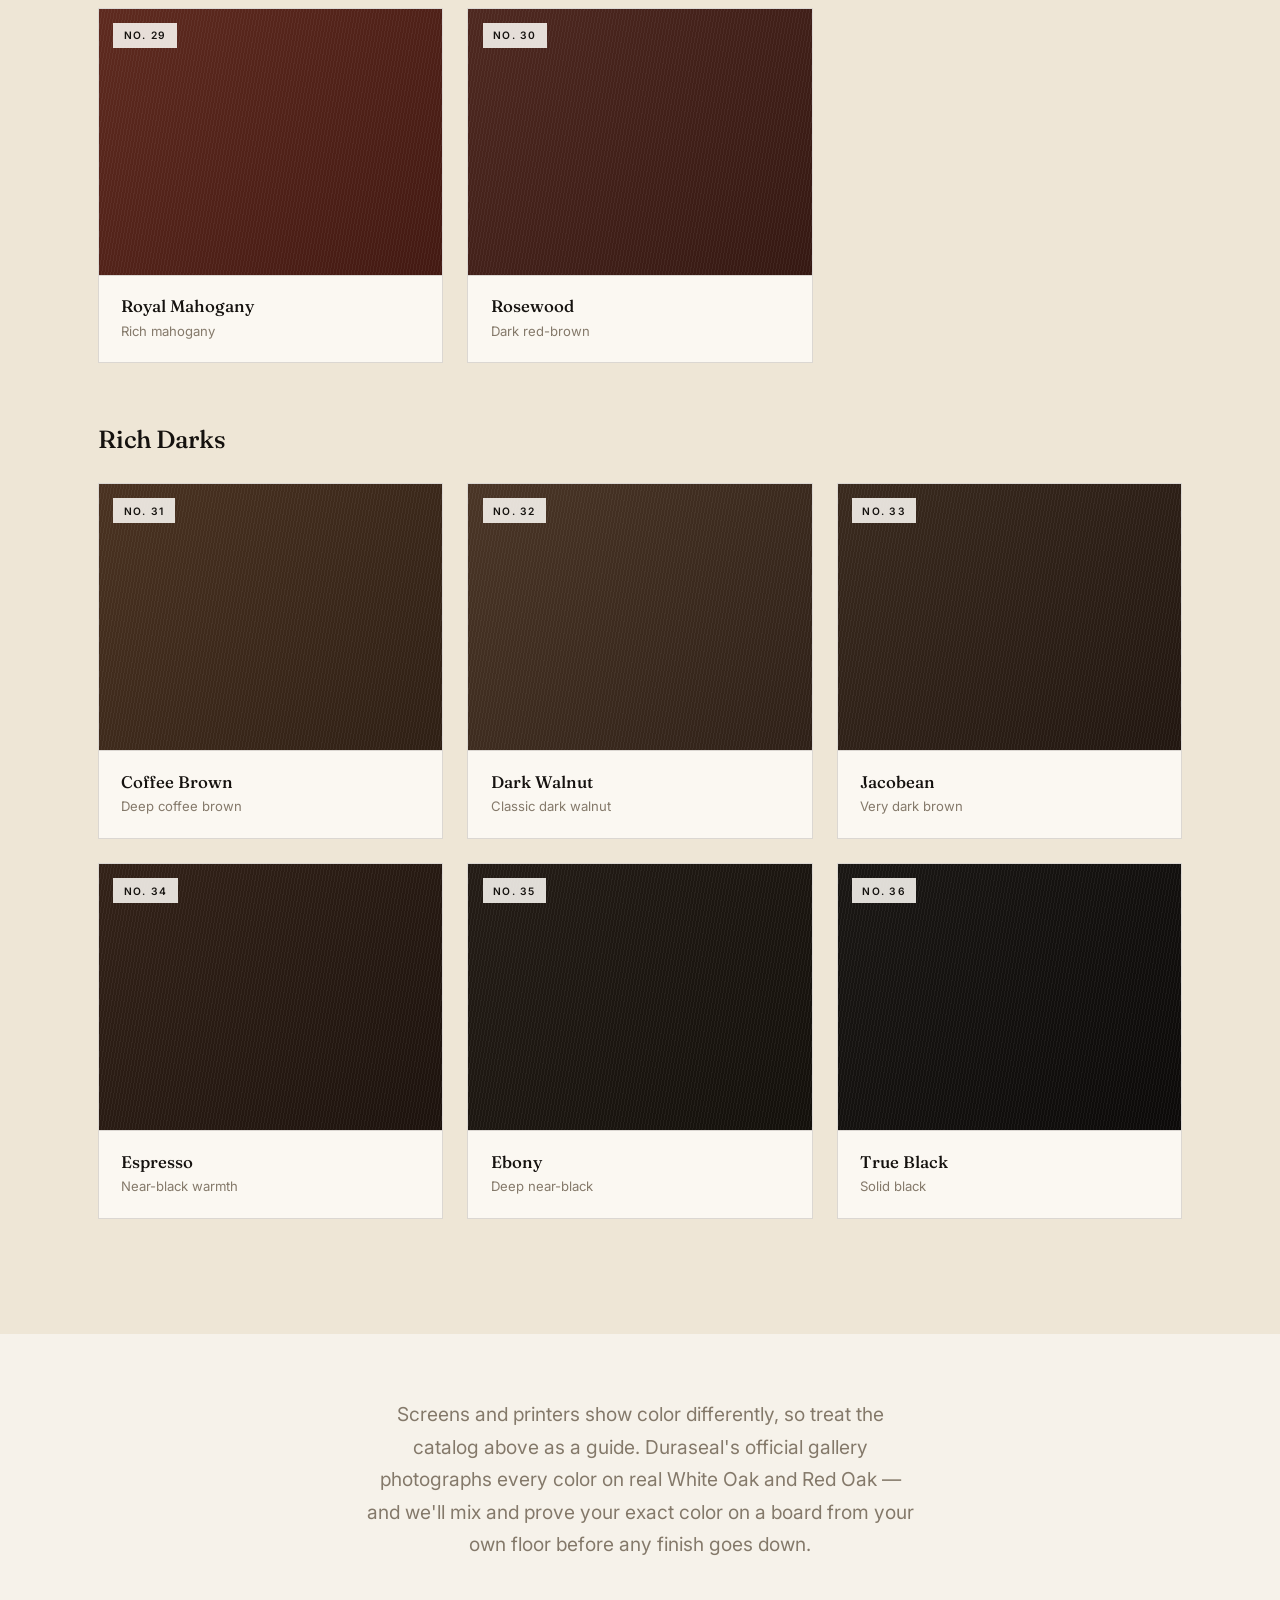
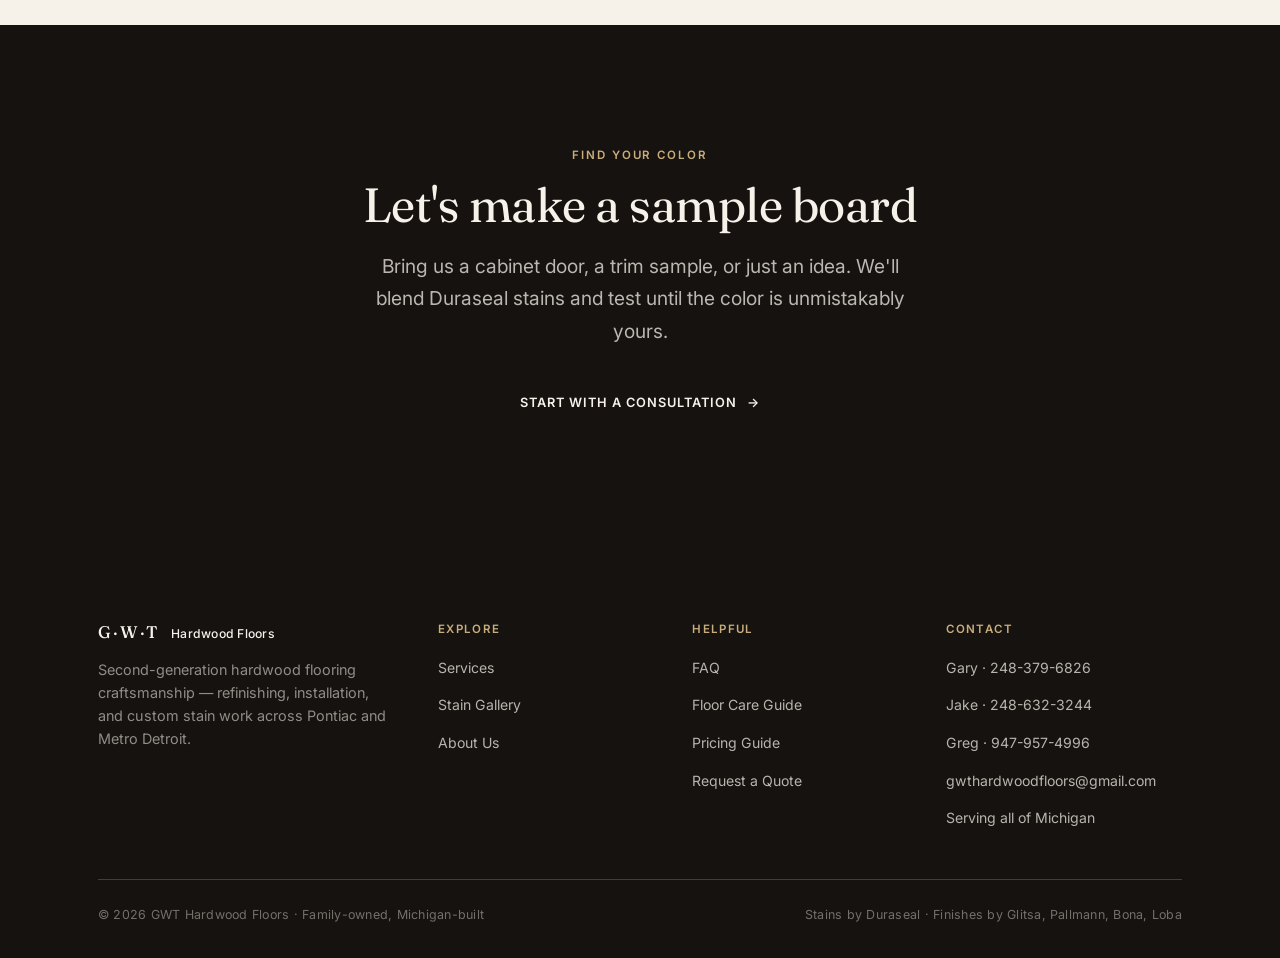
<file: stain-gallery.html>
<!DOCTYPE html>
<html lang="en">
<head>
  <meta charset="UTF-8">
  <meta name="viewport" content="width=device-width, initial-scale=1.0">
  <title>Duraseal Stain Catalog — Hardwood Floor Stain Colors | GWT Hardwood Floors</title>
  <meta name="description" content="The full Duraseal stain catalog we work from — 36 colors from Neutral to True Black — plus our signature WheatStone Oak custom blend.">
  <link rel="preconnect" href="https://fonts.googleapis.com">
  <link rel="preconnect" href="https://fonts.gstatic.com" crossorigin>
  <link href="https://fonts.googleapis.com/css2?family=Fraunces:opsz,wght@9..144,300;9..144,340;9..144,400;9..144,500;9..144,600&family=Inter:wght@400;500;600;700&display=swap" rel="stylesheet">
  <link rel="stylesheet" href="style.css">
  <script>document.documentElement.classList.add('js');</script>
</head>
<body>
  <header class="site-header">
    <div class="container">
      <nav class="nav" aria-label="Primary">
        <a class="brand" href="index.html">
          <span class="brand-mark">G·W·T</span>
          <span><span class="brand-name">Hardwood Floors</span><span class="brand-sub">Pontiac · Metro Detroit</span></span>
        </a>
        <ul class="nav-links-desktop">
          <li><a href="index.html">Home</a></li>
          <li><a href="services.html">Services</a></li>
          <li><a href="stain-gallery.html" class="active">Stain Gallery</a></li>
          <li><a href="about.html">About</a></li>
          <li><a href="faq.html">FAQ</a></li>
          <li><a href="floor-care.html">Floor Care</a></li>
          <li><a href="pricing.html">Pricing</a></li>
        </ul>
        <div class="nav-cta-desktop"><a class="btn" href="pricing.html#quote">Request a quote</a></div>
        <details class="nav-mobile">
          <summary><span class="burger"><span></span><span></span><span></span></span>Menu</summary>
          <div class="nav-mobile-panel">
            <a href="index.html">Home</a>
            <a href="services.html">Services</a>
            <a href="stain-gallery.html">Stain Gallery</a>
            <a href="about.html">About</a>
            <a href="faq.html">FAQ</a>
            <a href="floor-care.html">Floor Care</a>
            <a href="pricing.html">Pricing</a>
            <a class="btn nav-cta-mobile" href="pricing.html#quote">Request a quote</a>
          </div>
        </details>
      </nav>
    </div>
  </header>

  <main>
    <section class="page-hero">
      <div class="container">
        <span class="eyebrow eyebrow--dark">Stain Catalog</span>
        <h1>The Duraseal colors we work from.</h1>
        <p class="lead">We finish almost every floor with Duraseal — a deep, reliable line we know inside and out. The full catalog is below to get your eye going. The same stain looks different on every species, grain, and room's light, so we always prove your final color on a sample board milled from your own floor.</p>
      </div>
    </section>

    <!-- WHEATSTONE HIGHLIGHT -->
    <section class="section">
      <div class="container">
        <div class="split reveal">
          <div>
            <span class="eyebrow">Why custom?</span>
            <h2>The same stain, two different floors</h2>
            <p class="lead" style="margin-top:1.1rem">Wood is a living material. A color that reads warm on white oak can turn pink on red oak; a gray that looks perfect in showroom light can go cold in a north-facing room. That's why we treat a color chart as a starting point, never a final answer.</p>
            <p class="lead" style="margin-top:1rem">We blend from the full Duraseal line and prove the result on sample boards built from your actual floor — next to your cabinets, your trim, and your daylight. Some of our best colors, like our signature WheatStone Oak, are two Duraseal stains mixed by hand.</p>
          </div>
          <div class="specimen" style="align-self:start">
            <div class="specimen-media specimen-media--tall" style="background-image:repeating-linear-gradient(100deg, rgba(255,255,255,.05) 0px, rgba(255,255,255,.05) 1px, transparent 1px, transparent 3px), linear-gradient(150deg,#c8b294,#b39c7e 55%,#a8927a)">
              <span class="specimen-tag">Signature blend</span>
            </div>
            <div class="specimen-body">
              <div class="specimen-name">WheatStone Oak</div>
              <div class="specimen-meta">Duraseal Nutmeg + Country White, mixed 1:1 · Pallmann Ultra Matte topcoat</div>
              <p style="font-size:.88rem;color:var(--mist);margin-top:.8rem;line-height:1.55">A desaturated light brown with gray, green-neutralizing, and soft pink-oak undertones — equally at home in warm or cool interiors.</p>
            </div>
          </div>
        </div>
      </div>
    </section>

    <!-- CATALOG -->
    <section class="section section--parchment">
      <div class="container">
        <div class="section-head reveal">
          <span class="eyebrow">No. 01 – 36</span>
          <h2>The full Duraseal catalog</h2>
          <p class="lead" style="margin-top:1rem">Every stain we work from, numbered as a reference catalog. Swatches below are on-screen approximations to help you narrow things down — for each color photographed on real White Oak and Red Oak, see Duraseal's official gallery. Your final color is always proven on a sample board first.</p>
          <div style="margin-top:1.4rem"><a class="btn btn--ghost" href="https://www.duraseal.com/stain-gallery/" target="_blank" rel="noopener">View Duraseal's official gallery <span class="arrow">→</span></a></div>
        </div>

        <h3 style="margin-bottom:1.4rem">Whites &amp; Neutrals</h3>
        <div class="grid grid-3 reveal" style="margin-bottom:3.5rem">
          <div class="specimen"><div class="specimen-media" style="background-image:repeating-linear-gradient(100deg,rgba(255,255,255,.05) 0px,rgba(255,255,255,.05) 1px,transparent 1px,transparent 3px),linear-gradient(135deg,#e3d4b8,#d3c09f)"><span class="specimen-tag">No. 01</span></div><div class="specimen-body"><div class="specimen-name">Neutral</div><div class="specimen-meta">Clear, near-natural</div></div></div>
          <div class="specimen"><div class="specimen-media" style="background-image:repeating-linear-gradient(100deg,rgba(255,255,255,.05) 0px,rgba(255,255,255,.05) 1px,transparent 1px,transparent 3px),linear-gradient(135deg,#d9c8ad,#c7b48f)"><span class="specimen-tag">No. 02</span></div><div class="specimen-body"><div class="specimen-name">Country White</div><div class="specimen-meta">Soft whitewash</div></div></div>
          <div class="specimen"><div class="specimen-media" style="background-image:repeating-linear-gradient(100deg,rgba(255,255,255,.05) 0px,rgba(255,255,255,.05) 1px,transparent 1px,transparent 3px),linear-gradient(135deg,#cbb491,#b39a73)"><span class="specimen-tag">No. 03</span></div><div class="specimen-body"><div class="specimen-name">Rustic Beige</div><div class="specimen-meta">Light warm beige</div></div></div>
        </div>

        <h3 style="margin-bottom:1.4rem">Grays</h3>
        <div class="grid grid-3 reveal" style="margin-bottom:3.5rem">
          <div class="specimen"><div class="specimen-media" style="background-image:repeating-linear-gradient(100deg,rgba(255,255,255,.05) 0px,rgba(255,255,255,.05) 1px,transparent 1px,transparent 3px),linear-gradient(135deg,#b6ab9d,#9d9285)"><span class="specimen-tag">No. 04</span></div><div class="specimen-body"><div class="specimen-name">Silvered Gray</div><div class="specimen-meta">Pale silvery gray</div></div></div>
          <div class="specimen"><div class="specimen-media" style="background-image:repeating-linear-gradient(100deg,rgba(255,255,255,.05) 0px,rgba(255,255,255,.05) 1px,transparent 1px,transparent 3px),linear-gradient(135deg,#aaa298,#918980)"><span class="specimen-tag">No. 05</span></div><div class="specimen-body"><div class="specimen-name">Classic Gray</div><div class="specimen-meta">Neutral light gray</div></div></div>
          <div class="specimen"><div class="specimen-media" style="background-image:repeating-linear-gradient(100deg,rgba(255,255,255,.05) 0px,rgba(255,255,255,.05) 1px,transparent 1px,transparent 3px),linear-gradient(135deg,#a2978a,#887d70)"><span class="specimen-tag">No. 06</span></div><div class="specimen-body"><div class="specimen-name">Warm Gray</div><div class="specimen-meta">Soft greige</div></div></div>
          <div class="specimen"><div class="specimen-media" style="background-image:repeating-linear-gradient(100deg,rgba(255,255,255,.05) 0px,rgba(255,255,255,.05) 1px,transparent 1px,transparent 3px),linear-gradient(135deg,#b1a58f,#978b75)"><span class="specimen-tag">No. 07</span></div><div class="specimen-body"><div class="specimen-name">Weathered Oak</div><div class="specimen-meta">Driftwood gray-tan</div></div></div>
          <div class="specimen"><div class="specimen-media" style="background-image:repeating-linear-gradient(100deg,rgba(255,255,255,.05) 0px,rgba(255,255,255,.05) 1px,transparent 1px,transparent 3px),linear-gradient(135deg,#8d8070,#6f6453)"><span class="specimen-tag">No. 08</span></div><div class="specimen-body"><div class="specimen-name">Aged Barrel</div><div class="specimen-meta">Weathered gray-brown</div></div></div>
          <div class="specimen"><div class="specimen-media" style="background-image:repeating-linear-gradient(100deg,rgba(255,255,255,.05) 0px,rgba(255,255,255,.05) 1px,transparent 1px,transparent 3px),linear-gradient(135deg,#6e6962,#4f4b46)"><span class="specimen-tag">No. 09</span></div><div class="specimen-body"><div class="specimen-name">Dark Gray</div><div class="specimen-meta">Deep charcoal gray</div></div></div>
        </div>

        <h3 style="margin-bottom:1.4rem">Golden &amp; Light Browns</h3>
        <div class="grid grid-3 reveal" style="margin-bottom:3.5rem">
          <div class="specimen"><div class="specimen-media" style="background-image:repeating-linear-gradient(100deg,rgba(255,255,255,.05) 0px,rgba(255,255,255,.05) 1px,transparent 1px,transparent 3px),linear-gradient(135deg,#c89a5a,#b1843e)"><span class="specimen-tag">No. 10</span></div><div class="specimen-body"><div class="specimen-name">Golden Oak</div><div class="specimen-meta">Light golden</div></div></div>
          <div class="specimen"><div class="specimen-media" style="background-image:repeating-linear-gradient(100deg,rgba(255,255,255,.05) 0px,rgba(255,255,255,.05) 1px,transparent 1px,transparent 3px),linear-gradient(135deg,#bd8b4f,#a3723a)"><span class="specimen-tag">No. 11</span></div><div class="specimen-body"><div class="specimen-name">Golden Pecan</div><div class="specimen-meta">Warm golden-brown</div></div></div>
          <div class="specimen"><div class="specimen-media" style="background-image:repeating-linear-gradient(100deg,rgba(255,255,255,.05) 0px,rgba(255,255,255,.05) 1px,transparent 1px,transparent 3px),linear-gradient(135deg,#b78a5c,#9e6e42)"><span class="specimen-tag">No. 12</span></div><div class="specimen-body"><div class="specimen-name">Fruitwood</div><div class="specimen-meta">Light reddish tan</div></div></div>
          <div class="specimen"><div class="specimen-media" style="background-image:repeating-linear-gradient(100deg,rgba(255,255,255,.05) 0px,rgba(255,255,255,.05) 1px,transparent 1px,transparent 3px),linear-gradient(135deg,#9c6f44,#835830)"><span class="specimen-tag">No. 13</span></div><div class="specimen-body"><div class="specimen-name">Early American</div><div class="specimen-meta">Classic light brown</div></div></div>
          <div class="specimen"><div class="specimen-media" style="background-image:repeating-linear-gradient(100deg,rgba(255,255,255,.05) 0px,rgba(255,255,255,.05) 1px,transparent 1px,transparent 3px),linear-gradient(135deg,#b17a3f,#97612a)"><span class="specimen-tag">No. 14</span></div><div class="specimen-body"><div class="specimen-name">Colonial Maple</div><div class="specimen-meta">Golden amber</div></div></div>
          <div class="specimen"><div class="specimen-media" style="background-image:repeating-linear-gradient(100deg,rgba(255,255,255,.05) 0px,rgba(255,255,255,.05) 1px,transparent 1px,transparent 3px),linear-gradient(135deg,#97653a,#7c4f28)"><span class="specimen-tag">No. 15</span></div><div class="specimen-body"><div class="specimen-name">Golden Brown</div><div class="specimen-meta">Warm golden brown</div></div></div>
          <div class="specimen"><div class="specimen-media" style="background-image:repeating-linear-gradient(100deg,rgba(255,255,255,.05) 0px,rgba(255,255,255,.05) 1px,transparent 1px,transparent 3px),linear-gradient(135deg,#8a5a33,#6e4426)"><span class="specimen-tag">No. 16</span></div><div class="specimen-body"><div class="specimen-name">Nutmeg</div><div class="specimen-meta">Warm mid-brown</div></div></div>
        </div>

        <h3 style="margin-bottom:1.4rem">Warm Browns</h3>
        <div class="grid grid-3 reveal" style="margin-bottom:3.5rem">
          <div class="specimen"><div class="specimen-media" style="background-image:repeating-linear-gradient(100deg,rgba(255,255,255,.05) 0px,rgba(255,255,255,.05) 1px,transparent 1px,transparent 3px),linear-gradient(135deg,#6f4f35,#553a25)"><span class="specimen-tag">No. 17</span></div><div class="specimen-body"><div class="specimen-name">Special Walnut</div><div class="specimen-meta">Even medium brown</div></div></div>
          <div class="specimen"><div class="specimen-media" style="background-image:repeating-linear-gradient(100deg,rgba(255,255,255,.05) 0px,rgba(255,255,255,.05) 1px,transparent 1px,transparent 3px),linear-gradient(135deg,#7a5536,#5e4027)"><span class="specimen-tag">No. 18</span></div><div class="specimen-body"><div class="specimen-name">Provincial</div><div class="specimen-meta">Balanced brown</div></div></div>
          <div class="specimen"><div class="specimen-media" style="background-image:repeating-linear-gradient(100deg,rgba(255,255,255,.05) 0px,rgba(255,255,255,.05) 1px,transparent 1px,transparent 3px),linear-gradient(135deg,#7c5232,#613c22)"><span class="specimen-tag">No. 19</span></div><div class="specimen-body"><div class="specimen-name">Chestnut</div><div class="specimen-meta">Reddish mid-brown</div></div></div>
          <div class="specimen"><div class="specimen-media" style="background-image:repeating-linear-gradient(100deg,rgba(255,255,255,.05) 0px,rgba(255,255,255,.05) 1px,transparent 1px,transparent 3px),linear-gradient(135deg,#6a4329,#4e301c)"><span class="specimen-tag">No. 20</span></div><div class="specimen-body"><div class="specimen-name">English Chestnut</div><div class="specimen-meta">Deep warm brown</div></div></div>
          <div class="specimen"><div class="specimen-media" style="background-image:repeating-linear-gradient(100deg,rgba(255,255,255,.05) 0px,rgba(255,255,255,.05) 1px,transparent 1px,transparent 3px),linear-gradient(135deg,#74502f,#593b21)"><span class="specimen-tag">No. 21</span></div><div class="specimen-body"><div class="specimen-name">Medium Brown</div><div class="specimen-meta">True medium brown</div></div></div>
          <div class="specimen"><div class="specimen-media" style="background-image:repeating-linear-gradient(100deg,rgba(255,255,255,.05) 0px,rgba(255,255,255,.05) 1px,transparent 1px,transparent 3px),linear-gradient(135deg,#6f4a2c,#55371f)"><span class="specimen-tag">No. 22</span></div><div class="specimen-body"><div class="specimen-name">Spice Brown</div><div class="specimen-meta">Warm spiced brown</div></div></div>
          <div class="specimen"><div class="specimen-media" style="background-image:repeating-linear-gradient(100deg,rgba(255,255,255,.05) 0px,rgba(255,255,255,.05) 1px,transparent 1px,transparent 3px),linear-gradient(135deg,#5c3c25,#422a18)"><span class="specimen-tag">No. 23</span></div><div class="specimen-body"><div class="specimen-name">Heritage Brown</div><div class="specimen-meta">Deep heritage tone</div></div></div>
          <div class="specimen"><div class="specimen-media" style="background-image:repeating-linear-gradient(100deg,rgba(255,255,255,.05) 0px,rgba(255,255,255,.05) 1px,transparent 1px,transparent 3px),linear-gradient(135deg,#543824,#3b2718)"><span class="specimen-tag">No. 24</span></div><div class="specimen-body"><div class="specimen-name">Antique Brown</div><div class="specimen-meta">Dark warm brown</div></div></div>
          <div class="specimen"><div class="specimen-media" style="background-image:repeating-linear-gradient(100deg,rgba(255,255,255,.05) 0px,rgba(255,255,255,.05) 1px,transparent 1px,transparent 3px),linear-gradient(135deg,#8a4f31,#6d3a22)"><span class="specimen-tag">No. 25</span></div><div class="specimen-body"><div class="specimen-name">Gunstock</div><div class="specimen-meta">Reddish brown</div></div></div>
        </div>

        <h3 style="margin-bottom:1.4rem">Reds &amp; Mahogany</h3>
        <div class="grid grid-3 reveal" style="margin-bottom:3.5rem">
          <div class="specimen"><div class="specimen-media" style="background-image:repeating-linear-gradient(100deg,rgba(255,255,255,.05) 0px,rgba(255,255,255,.05) 1px,transparent 1px,transparent 3px),linear-gradient(135deg,#8a4630,#6c3120)"><span class="specimen-tag">No. 26</span></div><div class="specimen-body"><div class="specimen-name">Sedona Red</div><div class="specimen-meta">Earthy red-brown</div></div></div>
          <div class="specimen"><div class="specimen-media" style="background-image:repeating-linear-gradient(100deg,rgba(255,255,255,.05) 0px,rgba(255,255,255,.05) 1px,transparent 1px,transparent 3px),linear-gradient(135deg,#8f4733,#723221)"><span class="specimen-tag">No. 27</span></div><div class="specimen-body"><div class="specimen-name">Cherry</div><div class="specimen-meta">Warm reddish</div></div></div>
          <div class="specimen"><div class="specimen-media" style="background-image:repeating-linear-gradient(100deg,rgba(255,255,255,.05) 0px,rgba(255,255,255,.05) 1px,transparent 1px,transparent 3px),linear-gradient(135deg,#6e3322,#511e15)"><span class="specimen-tag">No. 28</span></div><div class="specimen-body"><div class="specimen-name">Red Mahogany</div><div class="specimen-meta">Deep red-brown</div></div></div>
          <div class="specimen"><div class="specimen-media" style="background-image:repeating-linear-gradient(100deg,rgba(255,255,255,.05) 0px,rgba(255,255,255,.05) 1px,transparent 1px,transparent 3px),linear-gradient(135deg,#5e2a1f,#431912)"><span class="specimen-tag">No. 29</span></div><div class="specimen-body"><div class="specimen-name">Royal Mahogany</div><div class="specimen-meta">Rich mahogany</div></div></div>
          <div class="specimen"><div class="specimen-media" style="background-image:repeating-linear-gradient(100deg,rgba(255,255,255,.05) 0px,rgba(255,255,255,.05) 1px,transparent 1px,transparent 3px),linear-gradient(135deg,#4e2820,#351812)"><span class="specimen-tag">No. 30</span></div><div class="specimen-body"><div class="specimen-name">Rosewood</div><div class="specimen-meta">Dark red-brown</div></div></div>
        </div>

        <h3 style="margin-bottom:1.4rem">Rich Darks</h3>
        <div class="grid grid-3 reveal">
          <div class="specimen"><div class="specimen-media" style="background-image:repeating-linear-gradient(100deg,rgba(255,255,255,.05) 0px,rgba(255,255,255,.05) 1px,transparent 1px,transparent 3px),linear-gradient(135deg,#4a3221,#2e1f14)"><span class="specimen-tag">No. 31</span></div><div class="specimen-body"><div class="specimen-name">Coffee Brown</div><div class="specimen-meta">Deep coffee brown</div></div></div>
          <div class="specimen"><div class="specimen-media" style="background-image:repeating-linear-gradient(100deg,rgba(255,255,255,.05) 0px,rgba(255,255,255,.05) 1px,transparent 1px,transparent 3px),linear-gradient(135deg,#4a3526,#2e2017)"><span class="specimen-tag">No. 32</span></div><div class="specimen-body"><div class="specimen-name">Dark Walnut</div><div class="specimen-meta">Classic dark walnut</div></div></div>
          <div class="specimen"><div class="specimen-media" style="background-image:repeating-linear-gradient(100deg,rgba(255,255,255,.05) 0px,rgba(255,255,255,.05) 1px,transparent 1px,transparent 3px),linear-gradient(135deg,#3a2a1e,#211610)"><span class="specimen-tag">No. 33</span></div><div class="specimen-body"><div class="specimen-name">Jacobean</div><div class="specimen-meta">Very dark brown</div></div></div>
          <div class="specimen"><div class="specimen-media" style="background-image:repeating-linear-gradient(100deg,rgba(255,255,255,.05) 0px,rgba(255,255,255,.05) 1px,transparent 1px,transparent 3px),linear-gradient(135deg,#332218,#1c120d)"><span class="specimen-tag">No. 34</span></div><div class="specimen-body"><div class="specimen-name">Espresso</div><div class="specimen-meta">Near-black warmth</div></div></div>
          <div class="specimen"><div class="specimen-media" style="background-image:repeating-linear-gradient(100deg,rgba(255,255,255,.05) 0px,rgba(255,255,255,.05) 1px,transparent 1px,transparent 3px),linear-gradient(135deg,#241c16,#13100b)"><span class="specimen-tag">No. 35</span></div><div class="specimen-body"><div class="specimen-name">Ebony</div><div class="specimen-meta">Deep near-black</div></div></div>
          <div class="specimen"><div class="specimen-media" style="background-image:repeating-linear-gradient(100deg,rgba(255,255,255,.05) 0px,rgba(255,255,255,.05) 1px,transparent 1px,transparent 3px),linear-gradient(135deg,#1a1714,#0c0a09)"><span class="specimen-tag">No. 36</span></div><div class="specimen-body"><div class="specimen-name">True Black</div><div class="specimen-meta">Solid black</div></div></div>
        </div>

      </div>
    </section>

    <section class="section section--tight">
      <div class="container center reveal" style="max-width:680px">
        <p class="lead" style="color:var(--mist); margin-inline:auto">Screens and printers show color differently, so treat the catalog above as a guide. Duraseal's official gallery photographs every color on real White Oak and Red Oak — and we'll mix and prove your exact color on a board from your own floor before any finish goes down.</p>
      </div>
    </section>

    <section class="section section--dark">
      <div class="container center reveal">
        <span class="eyebrow eyebrow--dark">Find your color</span>
        <h2>Let's make a sample board</h2>
        <p class="lead" style="color:rgba(246,242,234,.74); margin-inline:auto; margin-top:1.1rem">Bring us a cabinet door, a trim sample, or just an idea. We'll blend Duraseal stains and test until the color is unmistakably yours.</p>
        <div style="margin-top:1.9rem"><a class="btn" href="pricing.html#quote">Start with a consultation <span class="arrow">→</span></a></div>
      </div>
    </section>
  </main>

  <footer class="site-footer">
    <div class="container">
      <div class="footer-top">
        <div class="footer-brand">
          <a class="brand" href="index.html"><span class="brand-mark">G·W·T</span><span><span class="brand-name">Hardwood Floors</span></span></a>
          <p>Second-generation hardwood flooring craftsmanship — refinishing, installation, and custom stain work across Pontiac and Metro Detroit.</p>
        </div>
        <div class="footer-col"><h4>Explore</h4><ul><li><a href="services.html">Services</a></li><li><a href="stain-gallery.html">Stain Gallery</a></li><li><a href="about.html">About Us</a></li></ul></div>
        <div class="footer-col"><h4>Helpful</h4><ul><li><a href="faq.html">FAQ</a></li><li><a href="floor-care.html">Floor Care Guide</a></li><li><a href="pricing.html">Pricing Guide</a></li><li><a href="pricing.html#quote">Request a Quote</a></li></ul></div>
        <div class="footer-col"><h4>Contact</h4><ul>
          <li><a href="tel:+12483796826">Gary · 248-379-6826</a></li>
          <li><a href="tel:+12486323244">Jake · 248-632-3244</a></li>
          <li><a href="tel:+19479574996">Greg · 947-957-4996</a></li>
          <li><a href="mailto:gwthardwoodfloors@gmail.com">gwthardwoodfloors@gmail.com</a></li>
          <li><span>Serving all of Michigan</span></li>
        </ul></div>
      </div>
      <div class="footer-bottom">
        <span>© 2026 GWT Hardwood Floors · Family-owned, Michigan-built</span>
        <span>Stains by Duraseal · Finishes by Glitsa, Pallmann, Bona, Loba</span>
      </div>
    </div>
  </footer>
  <script src="main.js"></script>
</body>
</html>
</file>
<file: style.css>
/* ==========================================================================
   GWT HARDWOOD FLOORS — design system
   Ink / bone / brass. Editorial serif at scale, hairlines instead of cards,
   specimen panels instead of stock photography. See README for rationale.
   ========================================================================== */

:root {
  /* Color */
  --ink:        #15120F;
  --ink-soft:   #2B241D;
  --bone:       #F6F2EA;
  --paper:      #FBF8F2;
  --parchment:  #EEE6D6;
  --walnut:     #3B2A1E;
  --brass:      #9C7A45;
  --brass-soft: #C9AD7C;
  --mist:       #84796A;
  --line:       rgba(21,18,15,.14);
  --line-soft:  rgba(21,18,15,.08);
  --line-dk:    rgba(246,242,234,.20);
  --line-dk-soft: rgba(246,242,234,.10);

  /* Type */
  --serif: 'Fraunces', serif;
  --sans:  'Inter', sans-serif;

  /* Rhythm */
  --section-pad: clamp(4.5rem, 9vw, 8rem);
  --container-w: 1180px;
  --side-pad: clamp(1.25rem, 5vw, 3rem);
}

/* ----- Reset --------------------------------------------------------- */
*, *::before, *::after { box-sizing: border-box; }
html { scroll-behavior: smooth; }
body {
  margin: 0;
  background: var(--bone);
  color: var(--ink-soft);
  font-family: var(--sans);
  font-size: 16px;
  line-height: 1.65;
  -webkit-font-smoothing: antialiased;
  text-rendering: optimizeLegibility;
}
img { max-width: 100%; display: block; }
a { color: inherit; text-decoration: none; }
ul { list-style: none; margin: 0; padding: 0; }
h1, h2, h3, h4, p { margin: 0; }
button { font: inherit; background: none; border: none; cursor: pointer; color: inherit; }

.container { max-width: var(--container-w); margin-inline: auto; padding-inline: var(--side-pad); }

/* ----- Typography ------------------------------------------------------ */
h1, h2, h3 { font-family: var(--serif); font-weight: 400; color: var(--ink); letter-spacing: -0.01em; }

h1 { font-size: clamp(2.6rem, 6vw, 5rem); font-weight: 340; line-height: 1.04; letter-spacing: -0.022em; }
h2 { font-size: clamp(1.9rem, 4vw, 3rem); line-height: 1.1; }
h3 { font-size: clamp(1.25rem, 2vw, 1.55rem); font-weight: 500; }

.lead { font-size: clamp(1.05rem, 1.6vw, 1.2rem); color: var(--ink-soft); line-height: 1.7; max-width: 46ch; }
.lead--wide { max-width: 60ch; }

.eyebrow {
  display: inline-flex; align-items: center; gap: .65em;
  font: 600 .72rem/1 var(--sans); letter-spacing: .17em; text-transform: uppercase;
  color: var(--brass); margin-bottom: 1.1rem;
}
.eyebrow::before { content: ''; width: 26px; height: 1px; background: var(--brass); flex-shrink: 0; }
.eyebrow--dark { color: var(--brass-soft); }

.cap { font: 500 .82rem/1 var(--sans); letter-spacing: .06em; text-transform: uppercase; color: var(--mist); }

em { font-style: italic; color: var(--ink); }

/* ----- Buttons ----------------------------------------------------------- */
.btn {
  display: inline-flex; align-items: center; gap: .6rem;
  font: 600 .8rem var(--sans); letter-spacing: .08em; text-transform: uppercase;
  padding: 1rem 1.9rem; border: 1px solid var(--ink); background: var(--ink); color: var(--bone);
  transition: background .25s ease, color .25s ease, border-color .25s ease;
  white-space: nowrap;
}
.btn:hover { background: var(--brass); border-color: var(--brass); color: var(--ink); }
.btn .arrow { transition: transform .25s ease; }
.btn:hover .arrow { transform: translateX(3px); }

.btn--ghost { background: transparent; color: var(--ink); border-color: var(--ink); }
.btn--ghost:hover { background: var(--ink); color: var(--bone); border-color: var(--ink); }

.btn--ghost-dark { background: transparent; color: var(--bone); border-color: var(--line-dk); }
.btn--ghost-dark:hover { background: var(--brass-soft); color: var(--ink); border-color: var(--brass-soft); }

.link-arrow {
  display: inline-flex; align-items: center; gap: .45em;
  font: 600 .85rem var(--sans); letter-spacing: .03em; color: var(--ink);
  border-bottom: 1px solid var(--line); padding-bottom: .15rem;
  transition: border-color .2s ease, color .2s ease;
}
.link-arrow:hover { color: var(--brass); border-color: var(--brass); }
.link-arrow .arrow { transition: transform .2s ease; }
.link-arrow:hover .arrow { transform: translateX(3px); }

.btn-row { display: flex; flex-wrap: wrap; gap: 1rem; }

/* ----- Header / nav ------------------------------------------------------ */
.site-header {
  position: sticky; top: 0; z-index: 50;
  background: rgba(246,242,234,.92); backdrop-filter: blur(8px);
  border-bottom: 1px solid var(--line);
}
.nav { display: flex; align-items: center; justify-content: space-between; padding-block: 1.3rem; gap: 2rem; }

.brand { display: flex; align-items: baseline; gap: .65rem; }
.brand-mark { font: 500 1.05rem var(--serif); letter-spacing: .14em; color: var(--ink); }
.brand-name { display: block; font: 500 .76rem var(--sans); letter-spacing: .02em; color: var(--ink); }
.brand-sub { display: block; font: 500 .64rem var(--sans); letter-spacing: .1em; text-transform: uppercase; color: var(--mist); margin-top: .15rem; }

.nav-links-desktop { display: flex; align-items: center; gap: 2.1rem; }
.nav-links-desktop a {
  font: 600 .76rem var(--sans); letter-spacing: .09em; text-transform: uppercase; color: var(--ink-soft);
  position: relative; padding-bottom: .3rem;
}
.nav-links-desktop a::after {
  content: ''; position: absolute; left: 0; right: 0; bottom: 0; height: 1px; background: var(--brass);
  transform: scaleX(0); transform-origin: left; transition: transform .25s ease;
}
.nav-links-desktop a:hover::after, .nav-links-desktop a.active::after { transform: scaleX(1); }
.nav-links-desktop a.active { color: var(--ink); }

.nav-cta-desktop { flex-shrink: 0; }

/* Mobile nav — native <details>, works with zero JS */
.nav-mobile { display: none; }
.nav-mobile summary {
  list-style: none; cursor: pointer;
  display: flex; align-items: center; gap: .6rem;
  font: 600 .76rem var(--sans); letter-spacing: .1em; text-transform: uppercase; color: var(--ink);
}
.nav-mobile summary::-webkit-details-marker { display: none; }
.nav-mobile .burger { position: relative; width: 20px; height: 14px; flex-shrink: 0; }
.nav-mobile .burger span {
  position: absolute; left: 0; right: 0; height: 1px; background: var(--ink); transition: transform .2s ease, opacity .2s ease, top .2s ease;
}
.nav-mobile .burger span:nth-child(1) { top: 0; }
.nav-mobile .burger span:nth-child(2) { top: 6px; }
.nav-mobile .burger span:nth-child(3) { top: 12px; }
.nav-mobile[open] .burger span:nth-child(1) { top: 6px; transform: rotate(45deg); }
.nav-mobile[open] .burger span:nth-child(2) { opacity: 0; }
.nav-mobile[open] .burger span:nth-child(3) { top: 6px; transform: rotate(-45deg); }

.nav-mobile-panel {
  position: absolute; top: 100%; left: 0; right: 0; z-index: 45;
  background: var(--bone); border-top: 1px solid var(--line); border-bottom: 1px solid var(--line);
  padding: 1.4rem var(--side-pad) 1.8rem;
  display: flex; flex-direction: column; gap: 0;
  max-height: calc(100vh - 100%); overflow-y: auto;
}
.nav-mobile-panel a {
  font: 400 1.5rem var(--serif); color: var(--ink);
  padding: .85rem 0; border-bottom: 1px solid var(--line-soft);
}
.nav-mobile-panel .nav-cta-mobile { margin-top: 1.4rem; align-self: flex-start; border-bottom: none; padding: 0; }

/* ----- Sections / layout ------------------------------------------------- */
.section { padding-block: var(--section-pad); }
.section--tight { padding-block: clamp(2.5rem, 5vw, 4rem); }
.section--dark { background: var(--ink); color: var(--bone); }
.section--dark h2, .section--dark h1 { color: var(--bone); }
.section--parchment { background: var(--parchment); }
.section--rule-top { border-top: 1px solid var(--line); }
.section--rule-top.section--dark { border-top: 1px solid var(--line-dk); }

.section-head { max-width: 56ch; margin-bottom: clamp(2.5rem, 5vw, 4rem); }

.center { text-align: center; margin-inline: auto; }
.center .eyebrow::before { display: none; }
.center .eyebrow { justify-content: center; }

.split { display: grid; grid-template-columns: 1fr 1fr; gap: clamp(2.5rem, 6vw, 5rem); align-items: center; }
.split--wide-left { grid-template-columns: 1.15fr .85fr; }

/* ----- Page hero (interior pages) ---------------------------------------- */
.page-hero { background: var(--ink); color: var(--bone); padding-block: clamp(4rem, 9vw, 6.5rem) clamp(3rem, 6vw, 4.5rem); }
.page-hero h1 { color: var(--bone); }
.page-hero .lead { color: rgba(246,242,234,.74); margin-top: 1.1rem; }

/* ----- Home hero ---------------------------------------------------------- */
.hero { background: var(--bone); padding-block: clamp(3rem, 7vw, 5.5rem) clamp(3.5rem, 7vw, 6rem); }
.hero-inner { max-width: 740px; }
.hero-copy { animation: rise .8s cubic-bezier(.2,.7,.2,1) both; }
.hero-copy .eyebrow { animation: rise .7s cubic-bezier(.2,.7,.2,1) both; }
.hero-copy h1 { animation: rise .8s .08s cubic-bezier(.2,.7,.2,1) both; }
.hero-copy .lead { animation: rise .8s .16s cubic-bezier(.2,.7,.2,1) both; margin-top: 1.3rem; max-width: none; }
.hero-copy .btn-row { animation: rise .8s .24s cubic-bezier(.2,.7,.2,1) both; margin-top: 2rem; }

@keyframes rise { from { opacity: 0; transform: translateY(14px); } to { opacity: 1; transform: none; } }
@keyframes fadeIn { from { opacity: 0; } to { opacity: 1; } }

/* ----- Specimen panel (the signature element) -----------------------------
   Used for: hero material, stain catalog, and every "photography" slot
   site-wide. A material swatch with a catalog tag, standing in for photos
   until real jobsite imagery is ready. */
.specimen { border: 1px solid var(--line); background: var(--paper); }
.specimen--dark { border-color: var(--line-dk); background: var(--ink); }
.specimen-media {
  position: relative; aspect-ratio: 4 / 3.1; overflow: hidden;
  background-image: repeating-linear-gradient(100deg, rgba(255,255,255,.05) 0px, rgba(255,255,255,.05) 1px, transparent 1px, transparent 3px);
}
.specimen-media--tall { aspect-ratio: 3 / 4; }
.specimen-media--wide { aspect-ratio: 16 / 9; }
.specimen-tag {
  position: absolute; top: .9rem; left: .9rem;
  font: 600 .64rem var(--sans); letter-spacing: .12em; text-transform: uppercase; color: var(--ink);
  background: rgba(251,248,242,.88); padding: .4rem .65rem;
}
.specimen-body { padding: 1.3rem 1.4rem; border-top: 1px solid var(--line); }
.specimen--dark .specimen-body { border-top-color: var(--line-dk); }
.specimen-name { font: 500 1.05rem var(--serif); color: var(--ink); }
.specimen--dark .specimen-name { color: var(--bone); }
.specimen-meta { font: 400 .82rem var(--sans); color: var(--mist); margin-top: .35rem; line-height: 1.5; }
.specimen--dark .specimen-meta { color: rgba(246,242,234,.6); }

/* Generic neutral material panel (non-stain photography slots) */
.material-panel {
  position: relative; overflow: hidden; border: 1px solid var(--line);
  background:
    repeating-linear-gradient(110deg, rgba(21,18,15,.025) 0px, rgba(21,18,15,.025) 1px, transparent 1px, transparent 4px),
    linear-gradient(160deg, var(--parchment), var(--bone) 60%);
}
.material-panel .specimen-tag { background: rgba(251,248,242,.9); }
.material-panel--dark {
  background:
    repeating-linear-gradient(110deg, rgba(246,242,234,.035) 0px, rgba(246,242,234,.035) 1px, transparent 1px, transparent 4px),
    linear-gradient(160deg, #221c16, #15120F 65%);
  border-color: var(--line-dk);
}
.material-panel--dark .specimen-tag { background: rgba(21,18,15,.78); color: var(--bone); }

/* ----- Stats strip -------------------------------------------------------- */
.stats-strip {
  display: grid; grid-template-columns: repeat(4, 1fr);
  border-top: 1px solid var(--line); border-bottom: 1px solid var(--line);
}
.stat { padding: 2.4rem 1.5rem; text-align: center; border-left: 1px solid var(--line); }
.stat:first-child { border-left: none; }
.stat .num { font: 340 2.4rem var(--serif); color: var(--ink); line-height: 1; }
.stat .label { margin-top: .65rem; font: 600 .68rem var(--sans); letter-spacing: .1em; text-transform: uppercase; color: var(--mist); }

/* ----- Editorial list rows (services) ------------------------------------- */
.row-list { border-top: 1px solid var(--line); }
.row-item { display: grid; grid-template-columns: 150px 1fr; gap: clamp(1.5rem, 4vw, 3rem); padding: clamp(2rem, 4vw, 2.8rem) 0; border-bottom: 1px solid var(--line); }
.row-item .cap { padding-top: .35rem; }
.row-item h3 { margin-bottom: .6rem; }
.row-item .desc { max-width: 62ch; }
.row-item .why { margin-top: 1rem; padding-top: 1rem; border-top: 1px solid var(--line-soft); font-size: .92rem; color: var(--ink-soft); max-width: 62ch; }
.row-item .why strong { color: var(--brass); font-weight: 600; }
.row-item .row-foot { margin-top: 1.1rem; }

/* ----- Cards (used sparingly: values, contact) ---------------------------- */
.plate { border: 1px solid var(--line); padding: 2rem 1.8rem; }
.plate--dark { border-color: var(--line-dk); }
.plate .cap { color: var(--brass); margin-bottom: .9rem; }
.plate h3 { margin-bottom: .6rem; }
.plate p { font-size: .94rem; color: var(--ink-soft); }
.plate--dark p { color: rgba(246,242,234,.7); }

.grid { display: grid; gap: 1.5rem; }
.grid-2 { grid-template-columns: 1fr 1fr; }
.grid-3 { grid-template-columns: repeat(3, 1fr); }
.grid-4 { grid-template-columns: repeat(4, 1fr); }

/* ----- Spec list (key/value rows) ----------------------------------------- */
.spec-list { border-top: 1px solid var(--line); }
.spec-list li { display: flex; justify-content: space-between; gap: 1.5rem; padding: .95rem 0; border-bottom: 1px solid var(--line); font-size: .94rem; }
.spec-list .k { color: var(--mist); }
.spec-list .v { color: var(--ink); font-weight: 500; text-align: right; }
.spec-list--dark { border-top-color: var(--line-dk); }
.spec-list--dark li { border-bottom-color: var(--line-dk); }
.spec-list--dark .k { color: rgba(246,242,234,.55); }
.spec-list--dark .v { color: var(--bone); }

/* ----- Pricing rows --------------------------------------------------------- */
.rate-list { border-top: 1px solid var(--line); }
.rate-row { display: grid; grid-template-columns: 1fr auto; align-items: baseline; gap: 1.5rem; padding: clamp(1.8rem, 3vw, 2.4rem) 0; border-bottom: 1px solid var(--line); }
.rate-row .cap { margin-bottom: .5rem; }
.rate-row .desc { margin-top: .6rem; max-width: 56ch; color: var(--ink-soft); font-size: .94rem; }
.rate-row .price { font: 340 2.1rem var(--serif); color: var(--ink); white-space: nowrap; }
.rate-row .price small { font-family: var(--sans); font-size: .85rem; font-weight: 500; color: var(--mist); letter-spacing: 0; }
.rate-includes { margin-top: 1rem; display: flex; flex-wrap: wrap; gap: .5rem 1.3rem; }
.rate-includes span { font-size: .82rem; color: var(--mist); }
.rate-includes span::before { content: '— '; color: var(--brass); }

/* ----- FAQ ------------------------------------------------------------------ */
.faq-list { border-top: 1px solid var(--line); }
.faq-item { border-bottom: 1px solid var(--line); }
.faq-item summary {
  list-style: none; cursor: pointer; display: flex; align-items: center; justify-content: space-between; gap: 1.5rem;
  padding: 1.6rem 0; font: 400 1.12rem var(--serif); color: var(--ink);
}
.faq-item summary::-webkit-details-marker { display: none; }
.faq-item .toggle { flex-shrink: 0; width: 22px; height: 22px; position: relative; }
.faq-item .toggle::before, .faq-item .toggle::after {
  content: ''; position: absolute; top: 50%; left: 50%; background: var(--brass); transition: transform .2s ease;
}
.faq-item .toggle::before { width: 14px; height: 1px; transform: translate(-50%,-50%); }
.faq-item .toggle::after { width: 1px; height: 14px; transform: translate(-50%,-50%); }
.faq-item[open] .toggle::after { transform: translate(-50%,-50%) rotate(90deg); opacity: 0; }
.faq-item .answer { padding-bottom: 1.7rem; max-width: 65ch; color: var(--ink-soft); }

/* ----- Care lists ------------------------------------------------------------ */
.tick-list li { padding: .8rem 0 .8rem 1.6rem; border-bottom: 1px solid var(--line-soft); position: relative; font-size: .96rem; }
.tick-list li::before { content: ''; position: absolute; left: 0; top: 1.15rem; width: 9px; height: 1px; background: var(--brass); }
.tick-list--avoid li::before { background: var(--mist); }

/* ----- Footer ------------------------------------------------------------------ */
.site-footer { background: var(--ink); color: rgba(246,242,234,.8); padding-block: clamp(3.5rem, 7vw, 5rem) 2rem; }
.footer-top { display: grid; grid-template-columns: 1.4fr 1fr 1fr 1.1fr; gap: 2.5rem; padding-bottom: 3rem; border-bottom: 1px solid var(--line-dk); }
.footer-brand .brand-mark, .footer-brand .brand-name { color: var(--bone); }
.footer-brand p { margin-top: 1rem; font-size: .9rem; color: rgba(246,242,234,.55); max-width: 32ch; line-height: 1.6; }
.footer-col h4 { font: 600 .72rem var(--sans); letter-spacing: .12em; text-transform: uppercase; color: var(--brass-soft); margin-bottom: 1.1rem; }
.footer-col ul { display: flex; flex-direction: column; gap: .7rem; }
.footer-col a, .footer-col span { font-size: .88rem; color: rgba(246,242,234,.72); }
.footer-col a:hover { color: var(--brass-soft); }
.footer-bottom { display: flex; justify-content: space-between; flex-wrap: wrap; gap: .8rem; padding-top: 1.6rem; font-size: .78rem; color: rgba(246,242,234,.42); letter-spacing: .02em; }

/* ----- Reveal (progressive enhancement — visible by default; JS adds the
   hidden-then-revealed treatment so content never depends on JS) ---------- */
.js .reveal { opacity: 0; transform: translateY(16px); transition: opacity .7s ease, transform .7s ease; }
.js .reveal.in { opacity: 1; transform: none; }

/* ----- Responsive --------------------------------------------------------- */
@media (max-width: 980px) {
  .split, .split--wide-left { grid-template-columns: 1fr; }
  .grid-4 { grid-template-columns: repeat(2, 1fr); }
  .grid-3 { grid-template-columns: repeat(2, 1fr); }
  .footer-top { grid-template-columns: 1fr 1fr; row-gap: 2.5rem; }
  .row-item { grid-template-columns: 1fr; gap: .6rem; }
}

@media (max-width: 760px) {
  .nav-links-desktop, .nav-cta-desktop { display: none; }
  .nav-mobile { display: block; }
  .stats-strip { grid-template-columns: repeat(2, 1fr); }
  .stat:nth-child(3) { border-left: none; }
  .stat { border-bottom: 1px solid var(--line); }
  .stat:nth-child(3), .stat:nth-child(4) { border-bottom: none; }
  .grid-4, .grid-3, .grid-2 { grid-template-columns: 1fr; }
  .footer-top { grid-template-columns: 1fr; }
  .rate-row { grid-template-columns: 1fr; }
  .rate-row .price { font-size: 1.8rem; }
}

@media (prefers-reduced-motion: reduce) {
  *, *::before, *::after { animation: none !important; transition: none !important; scroll-behavior: auto !important; }
  .js .reveal { opacity: 1; transform: none; }
}

:focus-visible { outline: 2px solid var(--brass); outline-offset: 3px; }
</file>
